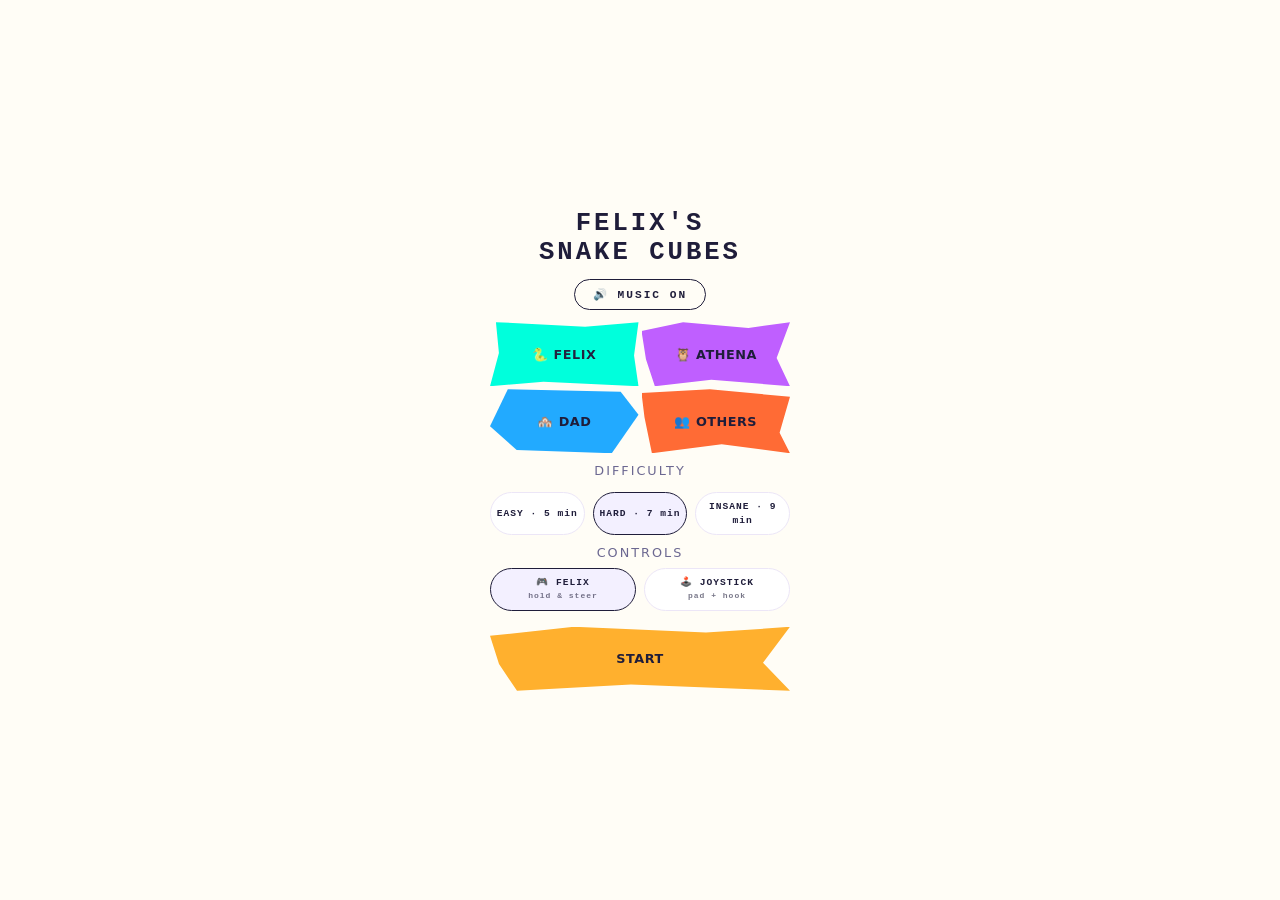
<file: index.html>
<!DOCTYPE html>
<html lang="en">
<head>
<meta charset="UTF-8">
<meta name="viewport" content="width=device-width, initial-scale=1.0, user-scalable=no, viewport-fit=cover">
<meta name="apple-mobile-web-app-capable" content="yes">
<meta name="apple-mobile-web-app-status-bar-style" content="black-translucent">
<meta name="apple-mobile-web-app-title" content="Snake Cubes">
<title>Felix's Snake Cubes v4.1.0</title>

<!-- ═══════════════════════════════════════════════════════════════════════
  FELIX'S SNAKE CUBES — v4.1.0
  ═══════════════════════════════════════════════════════════════════════

  FILE MAP
  ────────────────────────────────────────────────────────────────────────
  css/styles.css       All visual styles and layout

  js/config.js         CFG constants, color palettes, audio playlist,
                       world-size helpers, fmtVal(), gc(), segScale()

  js/render.js         Canvas setup, camera (CAM), 3D isometric projection,
                       drawCube3(), drawHead(), drawSphere(), terrain height,
                       lerpAngle(), updateCamera(), updateLeaderboard()

  js/game-core.js      G (live game state), newSnake(), initGame(), endGame(),
                       stepSnake(), playerTick(), botTick(), steerBot(),
                       food/special spawning, kill(), HUD updates, high scores

  js/input.js          360° steering via mouse / touch / keyboard,
                       virtual joystick UI (injects joy-zone DOM),
                       triggerBurst(), steerPlayer(), setCtrlMode()

  js/weapons.js        Hook projectile (fireHook, tickHooks, drawHooks),
                       tail bullet (fireTailBullet, tickTailBullets),
                       vacuum special (tickVacuum), bot hook AI (maybeBotHook)

  js/athena.js         Athena challenge mode — shrinking boundary,
                       decorative objects, level progression, jump mechanic

  js/multiplayer.js    PeerJS WebRTC lobby (host / guest), co-op & versus modes,
                       broadcastState(), respawn logic, kill-feed,
                       injects mp-overlay DOM on load

  js/settings.js       Dev controls panel (injects settings-panel DOM),
                       all slider handlers, home button, resetMPState(),
                       calls requestAnimationFrame(loop) to start the game

  js/main.js           loop(), draw(), lerpSeg(), drawRadar() — render pipeline

  ═══════════════════════════════════════════════════════════════════════

  SCRIPT LOAD ORDER  (all globals share window scope — NOT ES modules)
  ────────────────────────────────────────────────────────────────────────
  1. config.js       → CFG, WORLD_DENSITY, VALS, gc(), BOT_PAL, fmtVal …
  2. render.js       → canvas, ctx, W, H, CAM, project3(), drawCube3(), lerpAngle …
  3. game-core.js    → G, _TID, newSnake(), initGame(), stepSnake(), kill(), showFlash …
  4. input.js        → CTRL_MODE, steerPlayer(), triggerBurst(), joystick handlers
  5. weapons.js      → fireHook(), tickHooks(), fireTailBullet(), tickVacuum() …
  6. athena.js       → ATHENA, startAthena(), drawAthenaBoundary() …
  7. multiplayer.js  → MP, initMPOverlay(), broadcastState(), mpOnKill() …
  8. settings.js     → slider wiring, updateGameTitle(), resetMPState()
                       ⚠ calls requestAnimationFrame(loop) — loop() is in main.js
                         which loads next; safe because rAF fires asynchronously
  9. main.js         → loop(), draw(), lerpSeg(), drawRadar()

  ═══════════════════════════════════════════════════════════════════════

  KEY GLOBALS
  ────────────────────────────────────────────────────────────────────────
  CFG            config.js         All tunable game constants
  G              game-core.js      Live game state {player, bots, food, specials, …}
  CAM            render.js         Camera state {yaw, pitch, height, dist, fov}
  ATHENA         athena.js         Athena mode state {active, level, boundary, …}
  MP             multiplayer.js    Multiplayer state {mode, isHost, peer, conns, …}
  _TID           game-core.js      Timer handle registry — cleared on restart
  CTRL_MODE      input.js          'felix' (hold-to-steer) or 'joystick'

  ═══════════════════════════════════════════════════════════════════════

  GAME TICK  (setTimeout loops inside game-core.js)
  ────────────────────────────────────────────────────────────────────────
  playerTick()  →  steerPlayer()  →  stepSnake(player)
  botTick()     →  steerBot(bot)  →  stepSnake(bot)
  spawnFood() / spawnBotWave()  via setInterval

  RENDER FRAME  (requestAnimationFrame started by settings.js)
  ────────────────────────────────────────────────────────────────────────
  loop(ts)
    tickHooks(ts) / tickTailBullets(ts) / tickVacuum(ts)
    draw(ts)
      ground tiles  →  items (food / specials / segs) sorted by Z
      drawHooks / drawTailBullets / drawDecoObjects
      fog vignette  →  flash  →  radar  →  action cooldowns
    broadcastState(ts)   [host only in MP]

  MULTIPLAYER  (PeerJS WebRTC)
  ────────────────────────────────────────────────────────────────────────
  HOST:   MP.peer listens → conn.on('data') → hostReceive()
          broadcastState() sends full state every ~50 ms
  GUEST:  initGuestGame() → steer locally + send angle to host
          applyHostState() on each incoming 'state' packet

  ═══════════════════════════════════════════════════════════════════════

  WHERE TO LOOK FOR COMMON TASKS
  ────────────────────────────────────────────────────────────────────────
  Change game speed          config.js  → CFG.TICK_MS, CFG.BOT_SPEED
  Change starting conditions config.js  → CFG.PLAYER_START_VAL, CFG.PLAYER_LEN
  Change bot difficulty      config.js  → CFG.DIFFICULTY, CFG_EXPERT.*
  Change food/special rates  config.js  → CFG.FOOD_MS, CFG.X2_INTERVAL_MS …
  Change world size          config.js  → CFG.COLS, CFG.ROWS, WORLD_DENSITY
  Change camera feel         render.js  → CAM object
  Change snake colors        config.js  → ROYGBIV, BOT_PAL, PLAYER_PAL
  Change Athena levels       athena.js  → athenaLevelCFG()
  Change MP round duration   config.js  → CFG.MP_COOP_ROUND_SEC / MP_COMP_ROUND_SEC
  Add a new weapon           weapons.js (logic) + index.html (button) + input.js (key)
  Add a new slider           settings.js (HTML + handler) + config.js (CFG value)
  Change music playlist      config.js  → CFG_AUDIO.PLAYLIST

  Full architecture details → schematic.html
  Patterns & pitfalls       → lessons-learned.html
  Workflow & version bumps  → process.html
  ═══════════════════════════════════════════════════════════════════════ -->

<script>
// ── File load error tracker ──────────────────────────────────────────────────
// All styles are inline so this panel works even when styles.css fails to load.
window._LOAD = {
  files: {
    'css/styles.css':    'pending',
    'js/config.js':      'pending',
    'js/render.js':      'pending',
    'js/game-core.js':   'pending',
    'js/input.js':       'pending',
    'js/weapons.js':     'pending',
    'js/athena.js':      'pending',
    'js/family-scores.js': 'pending',
    'js/multiplayer.js': 'pending',
    'js/settings.js':    'pending',
    'js/main.js':        'pending',
    'js/dad.js':         'pending'
  },
  runtimeErrors: [],

  ok: function(f) {
    this.files[f] = 'ok';
  },

  fail: function(f) {
    this.files[f] = 'error';
    this._render();
  },

  // Called after all scripts have loaded — checks critical globals exist.
  // Uses eval('typeof name') instead of window[name] because const/let globals
  // are NOT properties of window, even though they are accessible as identifiers.
  verify: function() {
    var checks = [
      { global: 'CFG',            file: 'js/config.js'      },
      { global: 'project3',       file: 'js/render.js'      },
      { global: 'initGame',       file: 'js/game-core.js'   },
      { global: 'steerPlayer',    file: 'js/input.js'       },
      { global: 'fireHook',       file: 'js/weapons.js'     },
      { global: 'startAthena',    file: 'js/athena.js'      },
      { global: 'initMPOverlay',  file: 'js/multiplayer.js' },
      { global: 'updateGameTitle',file: 'js/settings.js'    },
      { global: 'loop',           file: 'js/main.js'        },
      { global: 'startDad',       file: 'js/dad.js'         }
    ];
    var failed = false;
    for (var i = 0; i < checks.length; i++) {
      var defined;
      try { defined = eval('typeof ' + checks[i].global) !== 'undefined'; }
      catch(e) { defined = false; }
      if (!defined) {
        this.runtimeErrors.push(
          checks[i].file + ' loaded but \'' + checks[i].global + '\' is not defined — likely a syntax error inside the file.'
        );
        failed = true;
      }
    }
    if (failed) this._render();
  },

  _render: function() {
    var panel = document.getElementById('_load-error-panel');
    if (!panel) {
      panel = document.createElement('div');
      panel.id = '_load-error-panel';
      panel.style.cssText = [
        'position:fixed', 'inset:0', 'background:#060a10',
        'color:#c8c8d8', 'font-family:Courier New,monospace',
        'font-size:0.78rem', 'padding:36px 44px', 'z-index:99999',
        'overflow:auto', 'line-height:1.9', 'box-sizing:border-box'
      ].join(';');
      var target = document.body || document.documentElement;
      target.appendChild(panel);
    }

    // File status rows
    var rows = '';
    for (var f in this.files) {
      var s = this.files[f];
      var icon  = s === 'ok' ? '✓' : s === 'error' ? '✗' : '·';
      var color = s === 'ok' ? '#00f5c4' : s === 'error' ? '#ff3f6c' : '#444460';
      var note  = s === 'error' ? '&nbsp;&nbsp;<span style="color:#ff3f6c">← FAILED — file not found or blocked</span>'
                : s === 'pending' ? '&nbsp;&nbsp;<span style="color:#444460">(not reached — an earlier file failed)</span>'
                : '';
      rows += '<div><span style="color:' + color + ';display:inline-block;width:14px">' + icon + '</span>&nbsp;&nbsp;' + f + note + '</div>';
    }

    // Runtime / missing-global errors
    var rtRows = '';
    for (var i = 0; i < this.runtimeErrors.length; i++) {
      rtRows += '<div style="color:#ff6b35;margin-top:4px">⚠  ' + this.runtimeErrors[i] + '</div>';
    }

    panel.innerHTML =
      '<div style="color:#ff3f6c;font-size:1rem;letter-spacing:3px;margin-bottom:6px">⚠  LOAD ERROR</div>' +
      '<div style="color:#555570;font-size:0.68rem;letter-spacing:2px;margin-bottom:24px">FELIX\'S SNAKE CUBES — v4.1.0</div>' +

      '<div style="color:#ffcc00;letter-spacing:1px;margin-bottom:8px">FILE STATUS</div>' +
      '<div style="border-left:2px solid #1a1a2e;padding-left:16px;margin-bottom:24px">' + rows + '</div>' +

      (rtRows
        ? '<div style="color:#ffcc00;letter-spacing:1px;margin-bottom:8px">MISSING GLOBALS</div>' +
          '<div style="border-left:2px solid #1a1a2e;padding-left:16px;margin-bottom:24px">' + rtRows + '</div>'
        : '') +

      '<div style="color:#ffcc00;letter-spacing:1px;margin-bottom:8px">COMMON CAUSES &amp; FIXES</div>' +
      '<div style="border-left:2px solid #1a1a2e;padding-left:16px;color:#888;margin-bottom:24px">' +
        '<div>1.  The <span style="color:#c8c8d8">js/</span> or <span style="color:#c8c8d8">css/</span> folder is missing — both must sit in the same' +
        '    folder as <span style="color:#c8c8d8">snake2048_v3.1.1.html</span>.</div>' +
        '<div>2.  A file was renamed or deleted — check the names match exactly.</div>' +
        '<div>3.  Opened via <span style="color:#c8c8d8">file://</span> — browsers block local script loading.' +
        '    Use a local server instead: <span style="color:#00f5c4">npx serve .</span> then open' +
        '    <span style="color:#00f5c4">http://localhost:3000</span></div>' +
        '<div>4.  A syntax error inside a JS file can cause it to be skipped.' +
        '    Open the browser console (F12) for the exact line.</div>' +
      '</div>' +

      '<div style="color:#555570;font-size:0.68rem">Once fixed, reload the page. &nbsp;|&nbsp; Full architecture: schematic.html</div>';
  }
};

// Catch runtime JS errors and surface them in the panel.
// Ignore cross-origin masked errors (e.g. PeerJS CDN): browsers report these
// as "Script error." with lineno 0 and no filename — there's nothing actionable.
window.addEventListener('error', function(e) {
  if (!e.message || e.message === 'Script error.' || (!e.filename && e.lineno === 0)) return;
  var src = e.filename ? e.filename.replace(/.*\//, '') : 'unknown';
  window._LOAD.runtimeErrors.push(
    src + ' — line ' + e.lineno + ': ' + e.message
  );
  window._LOAD._render();
});

// ── ReadyState capture for the ℹ diagnostic panel ──
window._diagRS = { head: document.readyState };
document.addEventListener('DOMContentLoaded', function() { window._diagRS.dcl = document.readyState; });
window.addEventListener('load', function() { window._diagRS.load = document.readyState; });

// ── Live diagnostics panel — opened by the ℹ HUD button ──
window._DIAG = {
  toggle: function() {
    var p = document.getElementById('_diag-panel');
    if (p && p.style.display !== 'none') { p.style.display = 'none'; return; }
    this._render();
  },
  _render: function() {
    var p = document.getElementById('_diag-panel');
    if (!p) {
      p = document.createElement('div');
      p.id = '_diag-panel';
      p.style.cssText = [
        'position:fixed','top:48px','right:8px','width:320px',
        'max-height:80vh','background:#0c1018','color:#c8c8d8',
        'font-family:Courier New,monospace','font-size:0.68rem',
        'padding:14px 16px','z-index:10000','overflow-y:auto',
        'border:1px solid rgba(0,245,196,0.25)','border-radius:6px',
        'line-height:1.8','box-sizing:border-box'
      ].join(';');
      document.body.appendChild(p);
    }

    var fileHtml = '';
    for (var f in window._LOAD.files) {
      var s = window._LOAD.files[f];
      var ic = s==='ok' ? '✓' : s==='error' ? '✗' : '·';
      var cl = s==='ok' ? '#00f5c4' : s==='error' ? '#ff3f6c' : '#444460';
      fileHtml += '<div><span style="color:'+cl+'">'+ic+'</span> '+f+'</div>';
    }

    var gList = ['CFG','project3','initGame','steerPlayer','fireHook','startAthena','initMPOverlay','updateGameTitle','loop','startDad'];
    var globHtml = '';
    for (var i = 0; i < gList.length; i++) {
      var def; try { def = eval('typeof '+gList[i]) !== 'undefined'; } catch(e2) { def = false; }
      globHtml += '<div><span style="color:'+(def?'#00f5c4':'#ff3f6c')+'">'+(def?'✓':'✗')+'</span> '+gList[i]+'</div>';
    }

    var mp = document.getElementById('mp-overlay');
    var ss = document.getElementById('s-start');
    var sp = document.getElementById('settings-panel');
    var jz = document.getElementById('joy-zone');
    function tf(b) { return b ? '<span style="color:#00f5c4">✓</span>' : '<span style="color:#ffcc00">✗</span>'; }
    var domHtml =
      '<div>'+tf(!!mp)+' #mp-overlay'+(mp?' · hidden='+mp.classList.contains('hidden'):' (missing)')+'</div>'+
      '<div>'+tf(!!ss)+' #s-start'+(ss?' · hidden='+ss.classList.contains('hidden'):' (missing)')+'</div>'+
      '<div>'+tf(!!sp)+' #settings-panel'+(sp?'':' (missing)')+'</div>'+
      '<div>'+tf(!!jz)+' #joy-zone'+(jz?'':' (missing)')+'</div>';

    var errs = window._LOAD.runtimeErrors;
    var errHtml = errs.length === 0
      ? '<div style="color:#444460">none caught</div>'
      : errs.map(function(e3){ return '<div style="color:#ff6b35;word-break:break-all">⚠ '+e3+'</div>'; }).join('');

    var rs = window._diagRS || {};
    function sec(t, b) {
      return '<div style="color:#ffcc00;letter-spacing:1px;margin-bottom:3px">'+t+'</div>'+
             '<div style="border-left:2px solid #1a1a2e;padding-left:10px;margin-bottom:10px">'+b+'</div>';
    }

    p.innerHTML =
      '<div style="display:flex;justify-content:space-between;align-items:center;margin-bottom:10px">'+
        '<span style="color:#00f5c4;font-size:0.78rem;letter-spacing:2px">DIAGNOSTICS</span>'+
        '<button onclick="document.getElementById(\'_diag-panel\').style.display=\'none\'"'+
          ' style="background:none;border:none;color:#555570;cursor:pointer;font-size:1rem;line-height:1;padding:0">✕</button>'+
      '</div>'+

      sec('ENV',
        '<div>protocol: <b style="color:#c8c8d8">'+location.protocol+'</b></div>'+
        '<div>readyState · head: <b style="color:#c8c8d8">'+(rs.head||'?')+'</b>'+
          '  · DCL: <b style="color:#c8c8d8">'+(rs.dcl||'…')+'</b>'+
          '  · load: <b style="color:#c8c8d8">'+(rs.load||'…')+'</b></div>'
      )+
      sec('FILES', fileHtml)+
      sec('GLOBALS', globHtml)+
      sec('DOM', domHtml)+
      sec('ERRORS', errHtml)+
      '<div style="color:#444460;margin-top:6px;font-size:0.6rem">Click ℹ again to refresh · ✕ to close</div>';

    p.style.display = 'block';
  }
};
</script>

<link rel="stylesheet" href="css/styles.css"
      onload="window._LOAD.ok('css/styles.css')"
      onerror="window._LOAD.fail('css/styles.css')">
</head>
<body>

<div id="hud">
  <div style="display:flex;flex-direction:column;align-items:flex-start;gap:3px;min-width:64px">
    <div class="pill"><div class="lbl">Spawn</div><div class="val" id="spv" style="color:#ff6b35">–</div></div>
    <span id="mode-badge" class="hidden"></span>
  </div>
  <div style="display:flex;flex-direction:column;align-items:center">
    <h1>FELIX'S SNAKE CUBES</h1>
    <div id="hud-subtitle"></div>
  </div>
  <div style="display:flex;align-items:center;gap:6px">
    <div class="pill"><div class="lbl">Time</div><div class="val" id="tv">5:00</div></div>
    <button id="home-btn" class="hud-icon-btn" title="Home">🏠</button>
    <button id="settings-btn" class="hud-icon-btn" title="Dev Controls">⚙️</button>
    <button id="info-btn" class="hud-icon-btn" title="Diagnostics" onclick="window._DIAG && window._DIAG.toggle()">ℹ</button>
  </div>
</div>
<div id="hud-players"></div>
<div id="killfeed"></div>
<div id="respawn-overlay" class="hidden">
  <div id="respawn-timer"></div>
  <div id="respawn-msg">respawning...</div>
</div>
<canvas id="dad-bg" style="position:fixed;inset:0;z-index:0;pointer-events:none;display:none"></canvas>
<canvas id="c"></canvas>
<div id="burst-bar"><div id="burst-fill"></div></div>
<div id="burst-label">SPACE · BURST</div>
<div id="leaderboard">
  <div class="lb-title">🏆 Leaders</div>
  <div id="lb-rows"></div>
</div>
<div class="ov" id="s-start">
  <h2>FELIX'S<br>SNAKE CUBES</h2>
  <p>Touch &amp; hold to steer · Hold mouse to point · A/D or ←/→ to turn · Eat smaller cubes · Avoid bigger snakes</p>
  <div style="display:flex;gap:12px;margin-top:4px">
    <button class="btn" id="b-beginner">BEGINNER</button>
    <button class="btn" style="background:#ff6b35;box-shadow:0 0 20px rgba(255,107,53,.3)" id="b-expert">EXPERT</button>
  </div>
  <div id="dad-map-btns" style="margin-top:8px;display:flex;flex-direction:column;gap:8px"></div>
  <div id="hs0"></div>
</div>
<div class="ov hidden" id="s-over">
  <h2 id="ot">GAME OVER</h2>
  <p class="big" id="os"></p>
  <p id="or"></p>
  <div id="hsb"></div>
  <button class="btn" id="b-restart">PLAY AGAIN</button>
  <button onclick="resetAllHighScores()" style="margin-top: 15px; background: transparent; color: #ff4a4a; border: 2px solid #ff4a4a; border-radius: 20px; padding: 10px 24px; font-family: inherit; font-weight: bold; cursor: pointer; text-shadow: 0 0 5px #ff4a4a; box-shadow: 0 0 10px rgba(255, 74, 74, 0.2);">RESET HIGH SCORES</button>
</div>

<!-- settings-panel injected by js/settings.js -->
<!-- mp-overlay injected by js/multiplayer.js -->
<!-- joy-zone, joy-action-btns injected by js/input.js -->

<script>
  // Explicitly tie it to the window scope so the inline onclick button can always find it
  window.resetAllHighScores = function() {
    if (confirm("Clear this device's high scores and saved settings? The family board is kept.")) {
      localStorage.clear(); 
      if (window.G && window.G.player) {
        window.player_start_val = 2; 
      }
      location.reload();
    }
  };
</script>


<!-- family high-score board (shared table; local cache fallback) -->
<script src="js/family-scores.js"
        onload="window._LOAD.ok('js/family-scores.js')"
        onerror="window._LOAD.fail('js/family-scores.js')"></script>

<!-- CFG constants, palettes, audio playlist, world-size helpers -->
<script src="js/map-store.js"></script>
<script src="js/config.js"
        onload="window._LOAD.ok('js/config.js')"
        onerror="window._LOAD.fail('js/config.js')"></script>

<!-- canvas, camera, 3D projection, drawCube3, terrain, lerpAngle -->
<script src="js/render.js"
        onload="window._LOAD.ok('js/render.js')"
        onerror="window._LOAD.fail('js/render.js')"></script>

<!-- G state, snake logic, bot AI, food/special spawning, HUD, high scores -->
<script src="js/game-core.js"
        onload="window._LOAD.ok('js/game-core.js')"
        onerror="window._LOAD.fail('js/game-core.js')"></script>

<!-- 360° steering, joystick UI (injects DOM), triggerBurst -->
<script src="js/input.js"
        onload="window._LOAD.ok('js/input.js')"
        onerror="window._LOAD.fail('js/input.js')"></script>

<!-- hook, tail bullet, vacuum, bot hook AI -->
<script src="js/weapons.js"
        onload="window._LOAD.ok('js/weapons.js')"
        onerror="window._LOAD.fail('js/weapons.js')"></script>

<!-- Athena challenge mode: shrinking boundary, levels, deco objects -->
<script src="js/athena.js"
        onload="window._LOAD.ok('js/athena.js')"
        onerror="window._LOAD.fail('js/athena.js')"></script>

<!-- PeerJS lobby, co-op/versus modes, respawn, kill-feed (injects DOM) -->
<script src="js/multiplayer.js"
        onload="window._LOAD.ok('js/multiplayer.js')"
        onerror="window._LOAD.fail('js/multiplayer.js')"></script>

<!-- dev sliders, home button, G init, starts rAF loop (injects DOM) -->
<script src="js/music.js"></script>
<script src="js/settings.js"
        onload="window._LOAD.ok('js/settings.js')"
        onerror="window._LOAD.fail('js/settings.js')"></script>

<!-- loop(), draw(), lerpSeg(), drawRadar() — render pipeline entry point -->
<script src="js/main.js"
        onload="window._LOAD.ok('js/main.js')"
        onerror="window._LOAD.fail('js/main.js')"></script>

<!-- Dad's mode — WebGL satellite ground, loadDadMap(), startDad(), DAD.drawBg() -->
<script src="assets/walteria-map.js"
        onerror="console.warn('walteria-map.js failed to load')"></script>
<script src="assets/Dalian-map.js"
        onerror="console.warn('Dalian-map.js failed to load')"></script>
<script src="js/dad.js"
        onload="window._LOAD.ok('js/dad.js')"
        onerror="window._LOAD.fail('js/dad.js')"></script>

<!-- Verify critical globals exist after all scripts have run -->
<script>window._LOAD.verify();</script>
<!-- Note: initMPOverlay() is called from multiplayer.js using a readyState guard
     so it works on both file:// (load may have already fired) and http:// -->

</body>
</html>
</file>
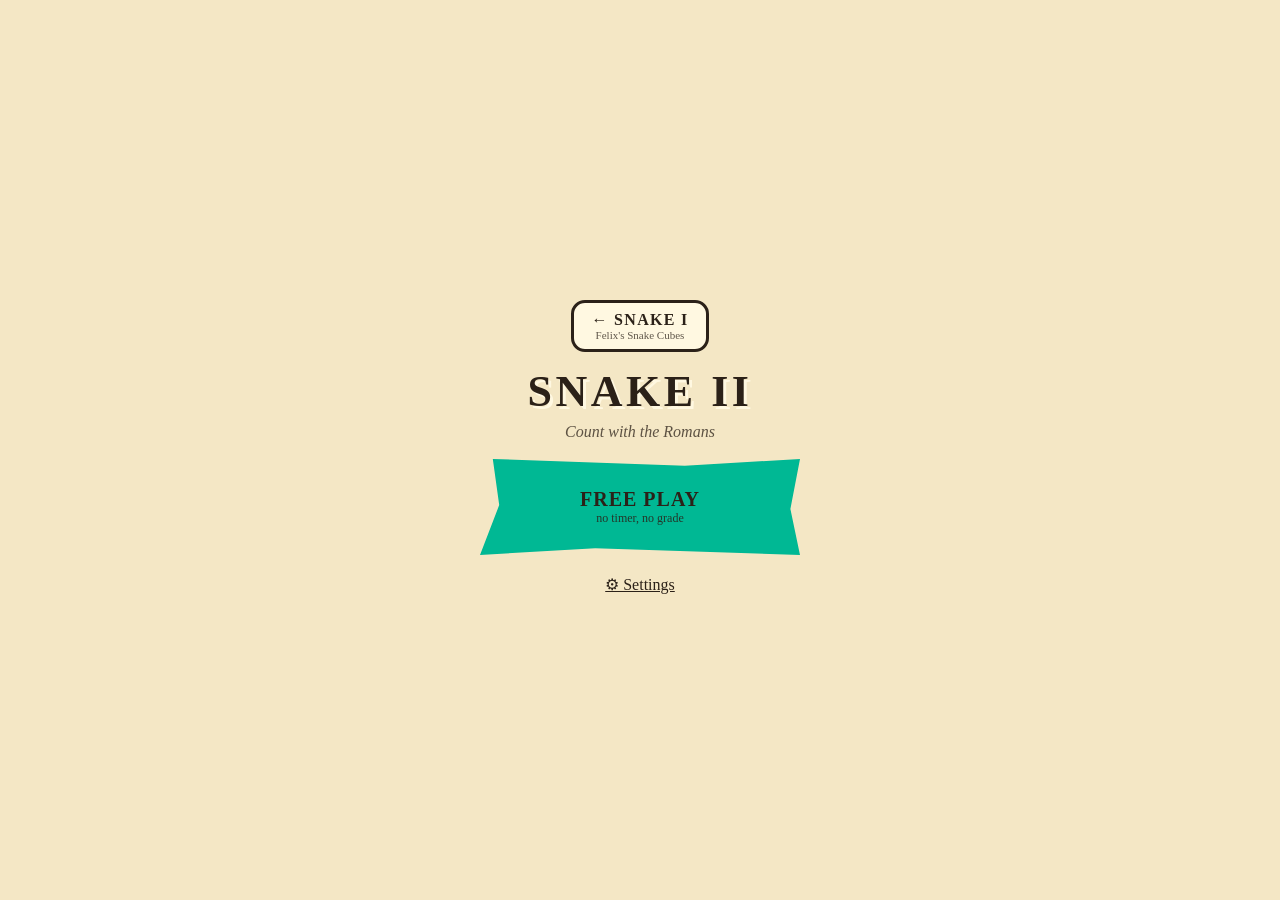
<file: snake2/index.html>
<!doctype html>
<html lang="en">
<head>
  <meta charset="utf-8">
  <meta name="viewport" content="width=device-width, initial-scale=1, maximum-scale=1, user-scalable=no, viewport-fit=cover">
  <meta name="apple-mobile-web-app-capable" content="yes">
  <title>Snake II · Roman Numerals</title>
  <link rel="stylesheet" href="css/snake2.css">
</head>
<body>

<!-- ── Board and HUD (shown while playing) ── -->
<canvas id="board"></canvas>
<canvas id="minimap"></canvas>

<div id="hud" class="hud hidden">
  <div class="hud-left">
    <div class="hud-label">FREE PLAY</div>
    <div class="hud-numeral" id="v-numeral">I</div>
    <div class="hud-arabic hidden" id="v-arabic"></div>
  </div>
  <div class="hud-right">
    <button class="hud-btn" id="btn-pause" aria-label="Pause">II</button>
  </div>
</div>

<div id="flash" class="flash hidden"></div>

<!-- Corner stick: push it and Felix turns toward the bigger axis -->
<div id="stick" class="stick hidden" role="application" aria-label="Turn stick">
  <div class="joy-knob"></div>
</div>

<!-- ── Start menu ── -->
<section id="s-menu" class="screen hidden">
  <a class="snake1" href="../index.html">← SNAKE I<small>Felix's Snake Cubes</small></a>
  <h1 class="title">SNAKE II</h1>
  <p class="subtitle">Count with the Romans</p>
  <div class="stone-wall menu-wall">
    <button class="stone s1" id="btn-free" style="--c:#00b894">FREE PLAY<br><small>no timer, no grade</small></button>
  </div>
  <button class="link-btn" id="btn-settings">⚙ Settings</button>
</section>

<!-- ── Settings ── -->
<section id="s-settings" class="screen hidden">
  <h2 class="title small">Settings</h2>
  <label class="row"><span>Show numbers</span><input type="checkbox" id="set-numbers"></label>
  <div class="row col">
    <span>Snack set</span>
    <div class="seg">
      <button data-snack="classic">Classic</button>
      <button data-snack="extended">Extended</button>
      <button data-snack="imperial">Imperial</button>
    </div>
    <small class="hint">The snacks follow your size: about a tenth of your leading symbol. Extended and Imperial add more sizes around it.</small>
  </div>
  <div class="row">
    <span>Rival snakes</span>
    <div class="stepper">
      <button id="bots-minus" aria-label="Fewer rivals">−</button>
      <span id="bots-val" class="stepper-val">III</span>
      <button id="bots-plus" aria-label="More rivals">+</button>
    </div>
  </div>
  <div class="row col">
    <span>Zoom <small id="zoom-val" class="stepper-val">150%</small></span>
    <input type="range" id="set-zoom" min="0.75" max="2.5" step="0.05" value="1.5" aria-label="Zoom">
    <small class="hint">Bigger draws the board larger and shows less map. Smaller shows more map.</small>
  </div>
  <label class="row"><span>Music</span><input type="checkbox" id="set-music"></label>
  <label class="row"><span>Start-of-round hint</span><input type="checkbox" id="set-hint"></label>
  <button class="link-btn" id="btn-settings-back">← Back</button>
</section>

<!-- ── Countdown ── -->
<section id="s-count" class="screen overlay hidden">
  <div id="count-text" class="count-text">III</div>
</section>

<!-- ── Pause ── -->
<section id="s-pause" class="screen overlay hidden">
  <h2 class="title small">Paused</h2>
  <button class="stone s3" id="btn-resume">RESUME</button>
  <button class="link-btn" id="btn-quit">Quit to menu</button>
  <a class="link-btn" href="../index.html">← Snake I</a>
</section>

<!-- ── Game over ── -->
<section id="s-over" class="screen overlay hidden">
  <h2 class="title small" id="over-title">CRASH!</h2>
  <div class="over-score" id="over-score"></div>
  <button class="stone s2" id="btn-again">PLAY AGAIN</button>
  <button class="link-btn" id="btn-menu">Menu</button>
</section>

<!-- ── Load check: every file the page needs (plan section 19, M0) ── -->
<div id="load-error" class="load-error hidden"></div>
<script>
  // Shown only if a script failed to load or a global is missing.
  window.addEventListener('DOMContentLoaded', function () {
    var needed = ['CFG2', 'toRoman', 'createGame', 'stepGame', 'renderBoard', 'updateCamera', 'installInput', 'angleFromOffset', 'loadSettings', 'MUS'];
    var missing = needed.filter(function (name) {
      try { return eval('typeof ' + name) === 'undefined'; } catch (e) { return true; }
    });
    if (missing.length) {
      var box = document.getElementById('load-error');
      box.textContent = 'Snake II could not start. Missing: ' + missing.join(', ') +
        '. Check that js/ and ../js/music.js are next to this page, and serve it over http (not file://).';
      box.classList.remove('hidden');
    }
  });
</script>

<script src="js/config.js"></script>
<script src="js/roman.js"></script>
<script src="js/geom.js"></script>
<script src="js/arena.js"></script>
<script src="js/snake.js"></script>
<script src="js/rules.js"></script>
<script src="js/bots.js"></script>
<script src="js/game.js"></script>
<script src="js/camera.js"></script>
<script src="js/render.js"></script>
<script src="js/input.js"></script>
<script src="js/ui.js"></script>
<script src="../js/music.js"></script>
<script src="js/main.js"></script>
</body>
</html>
</file>
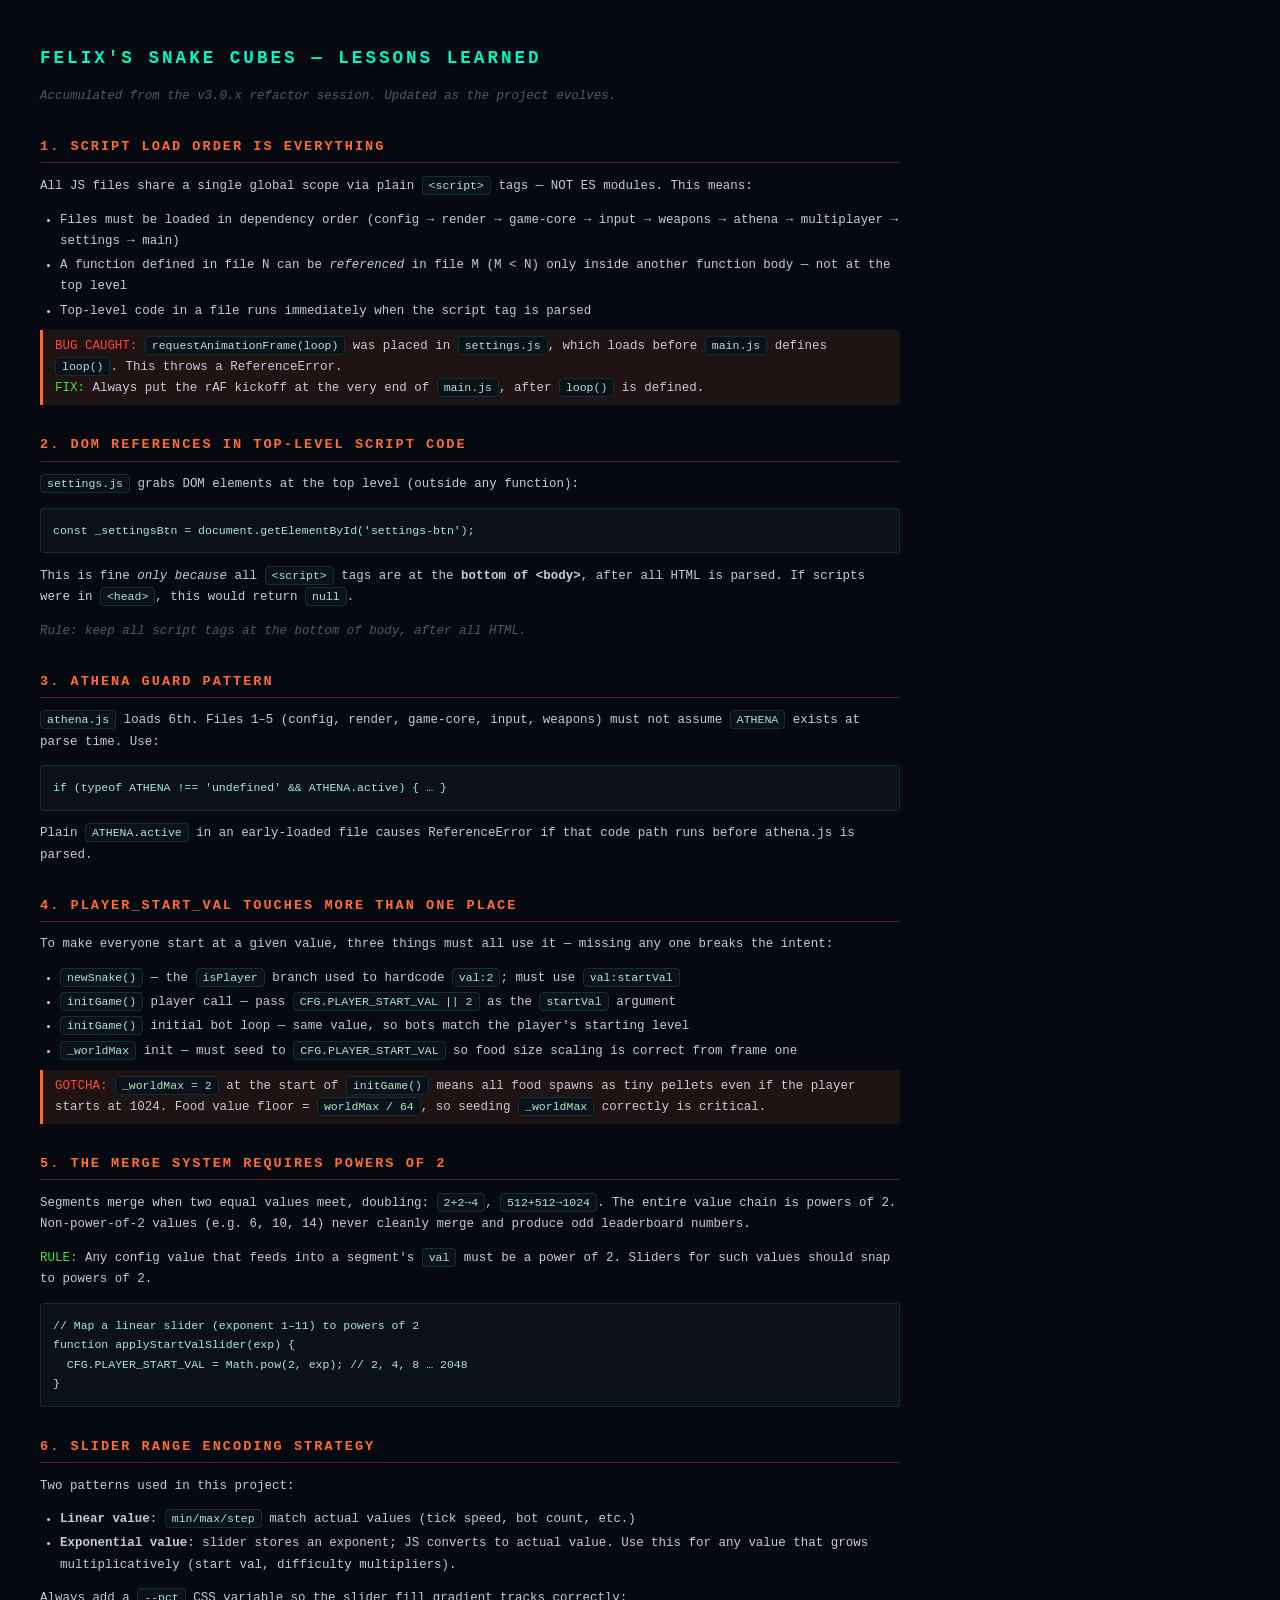
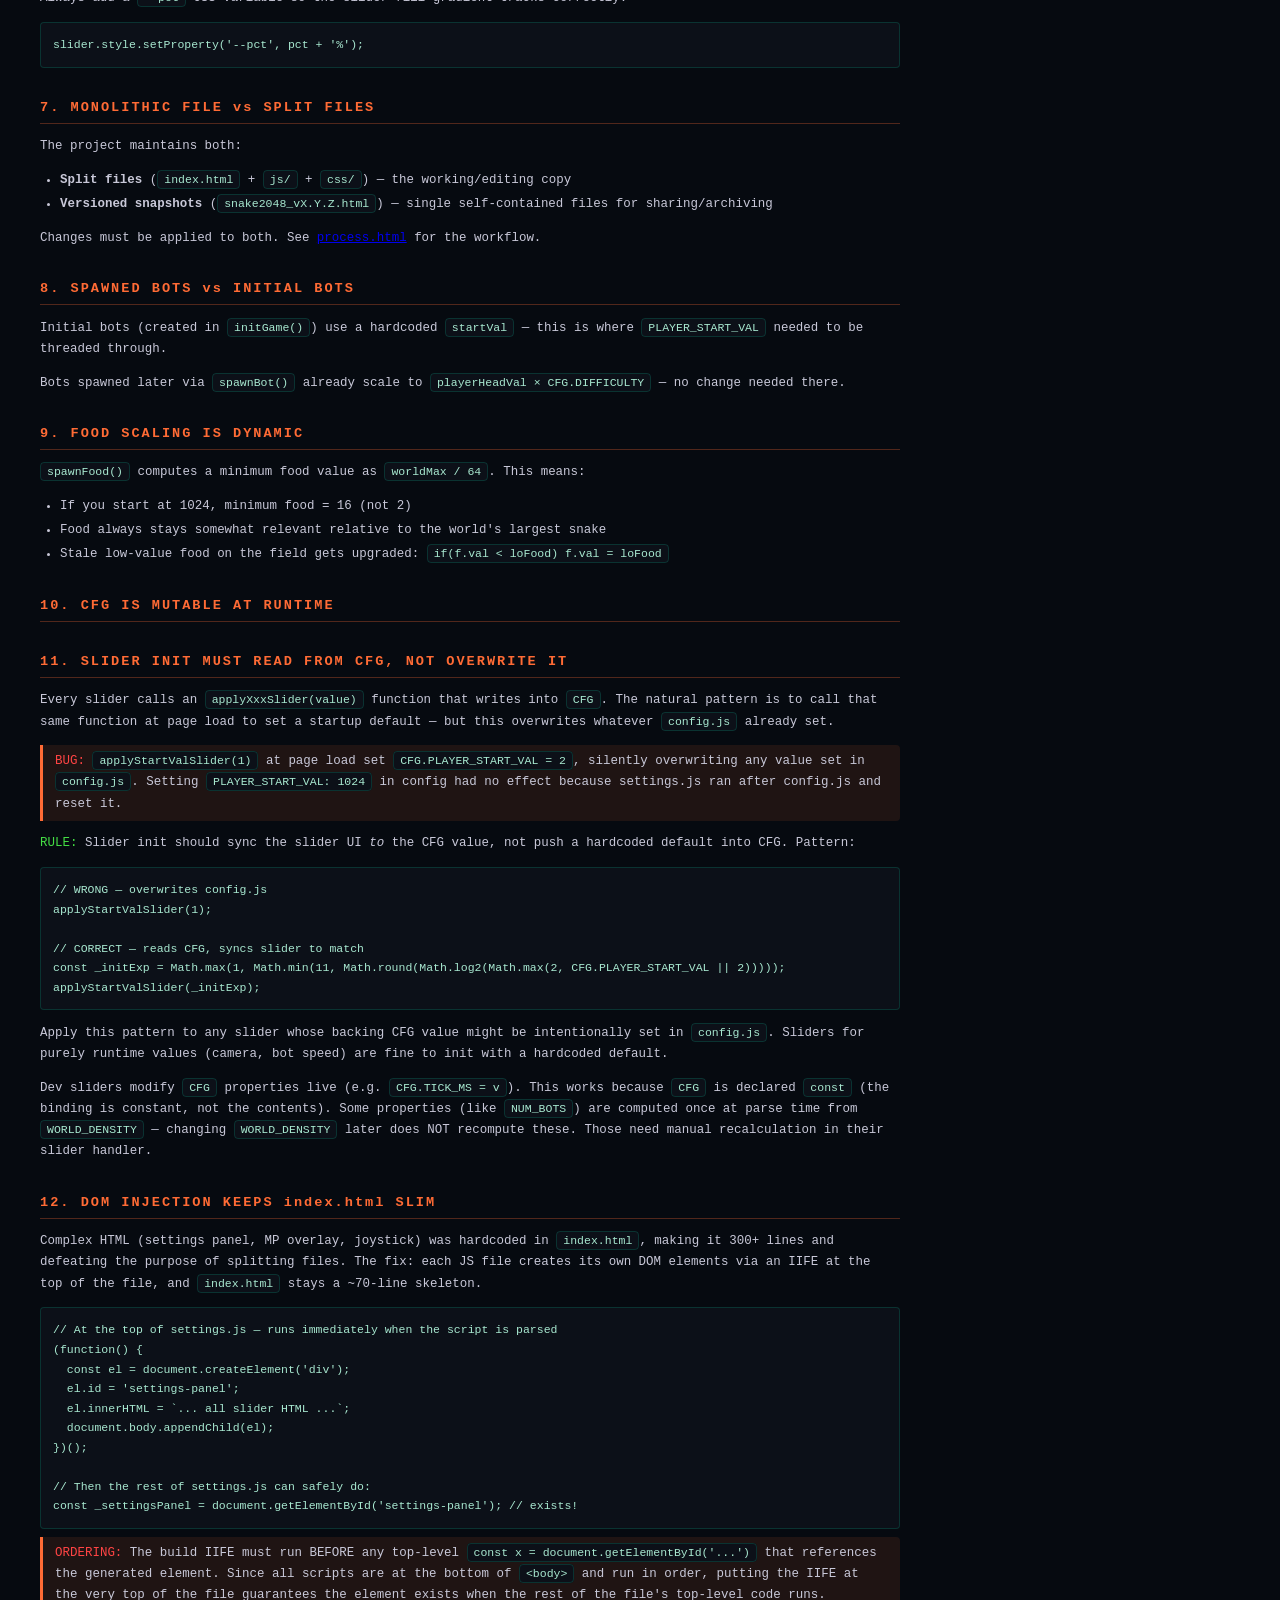
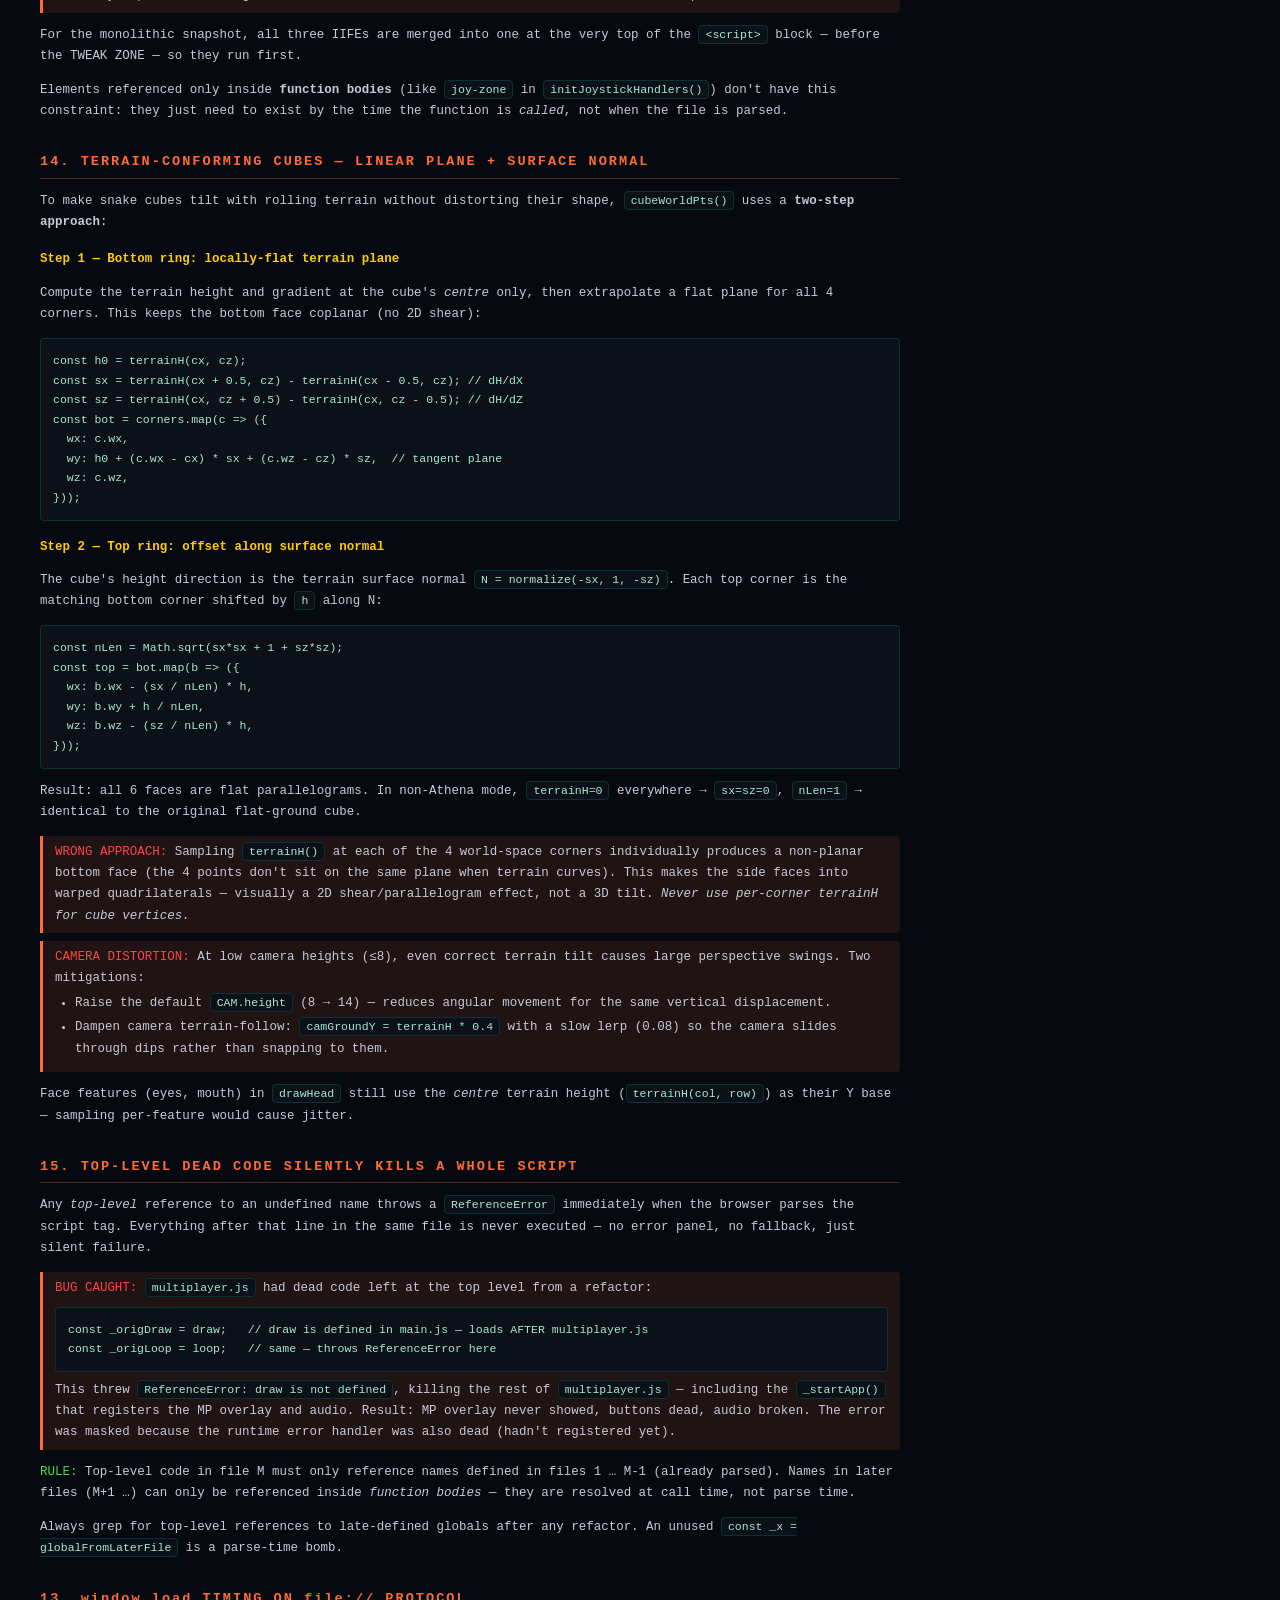
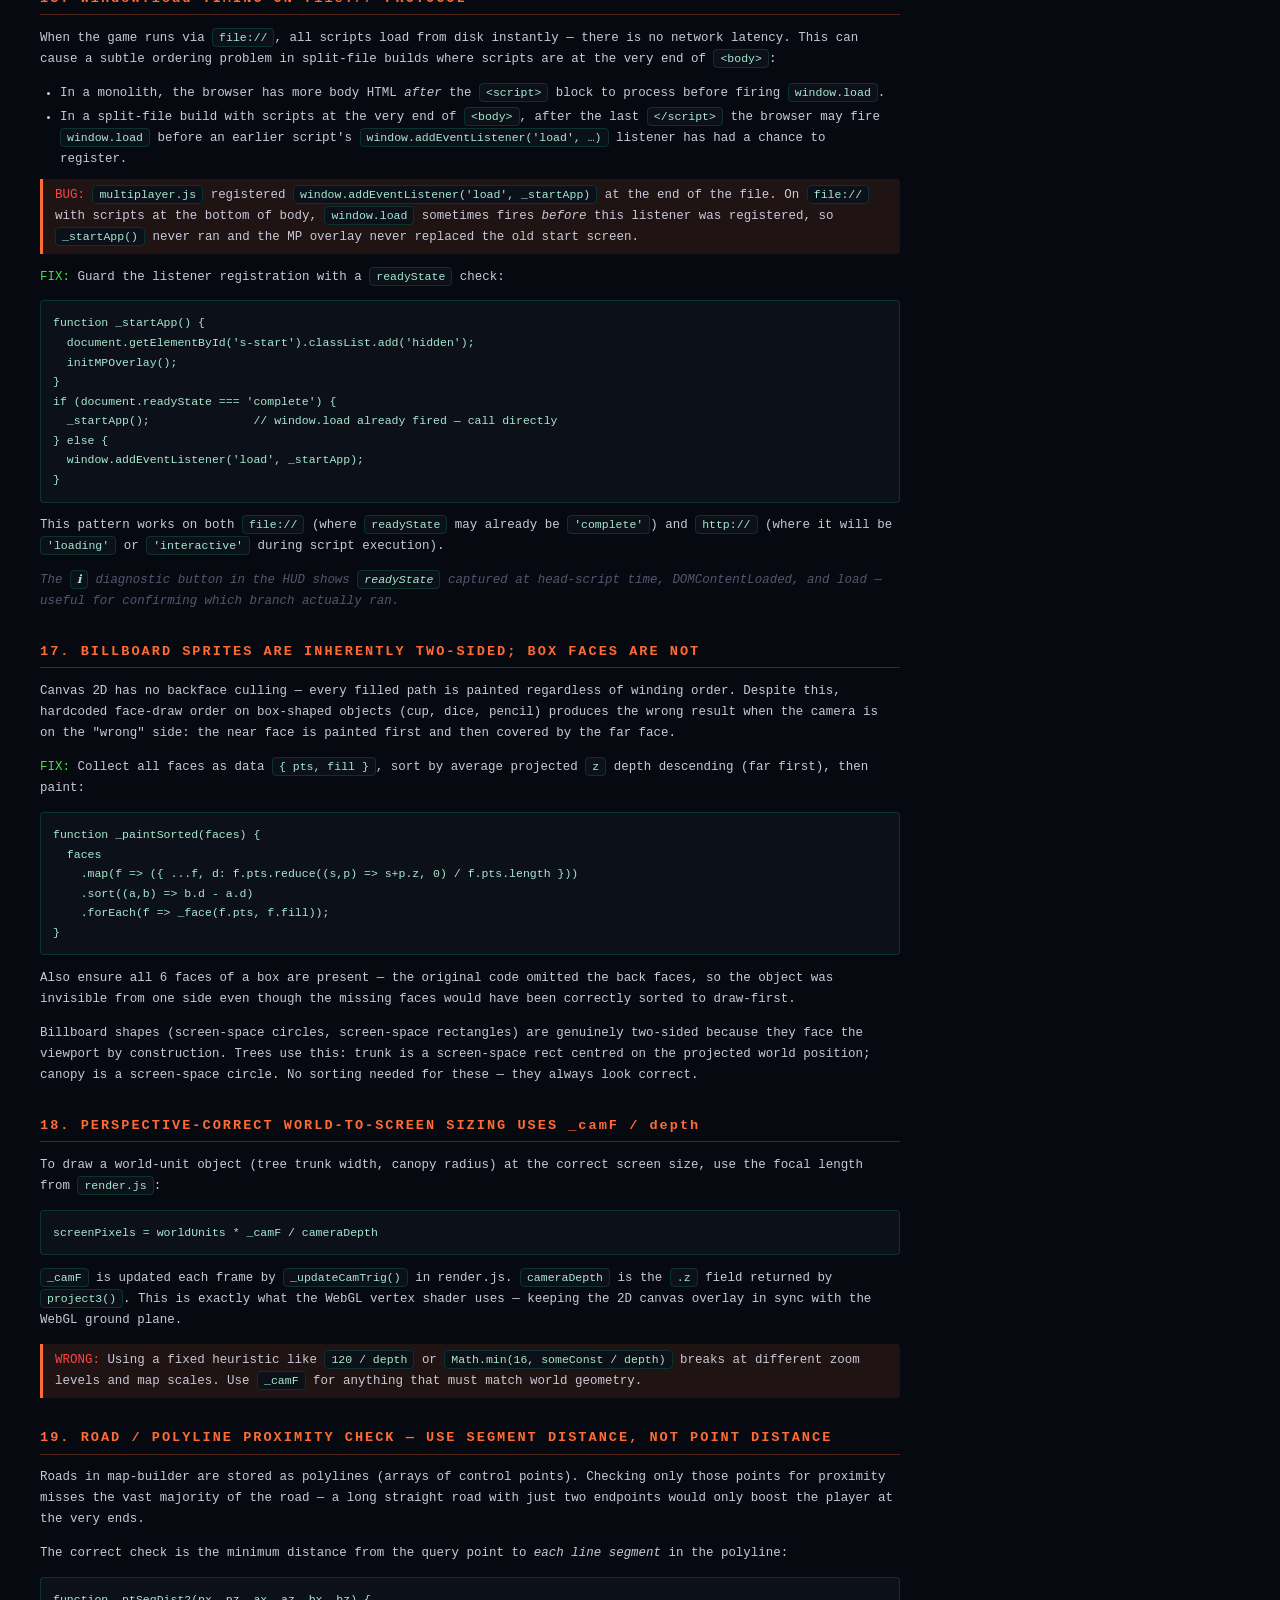
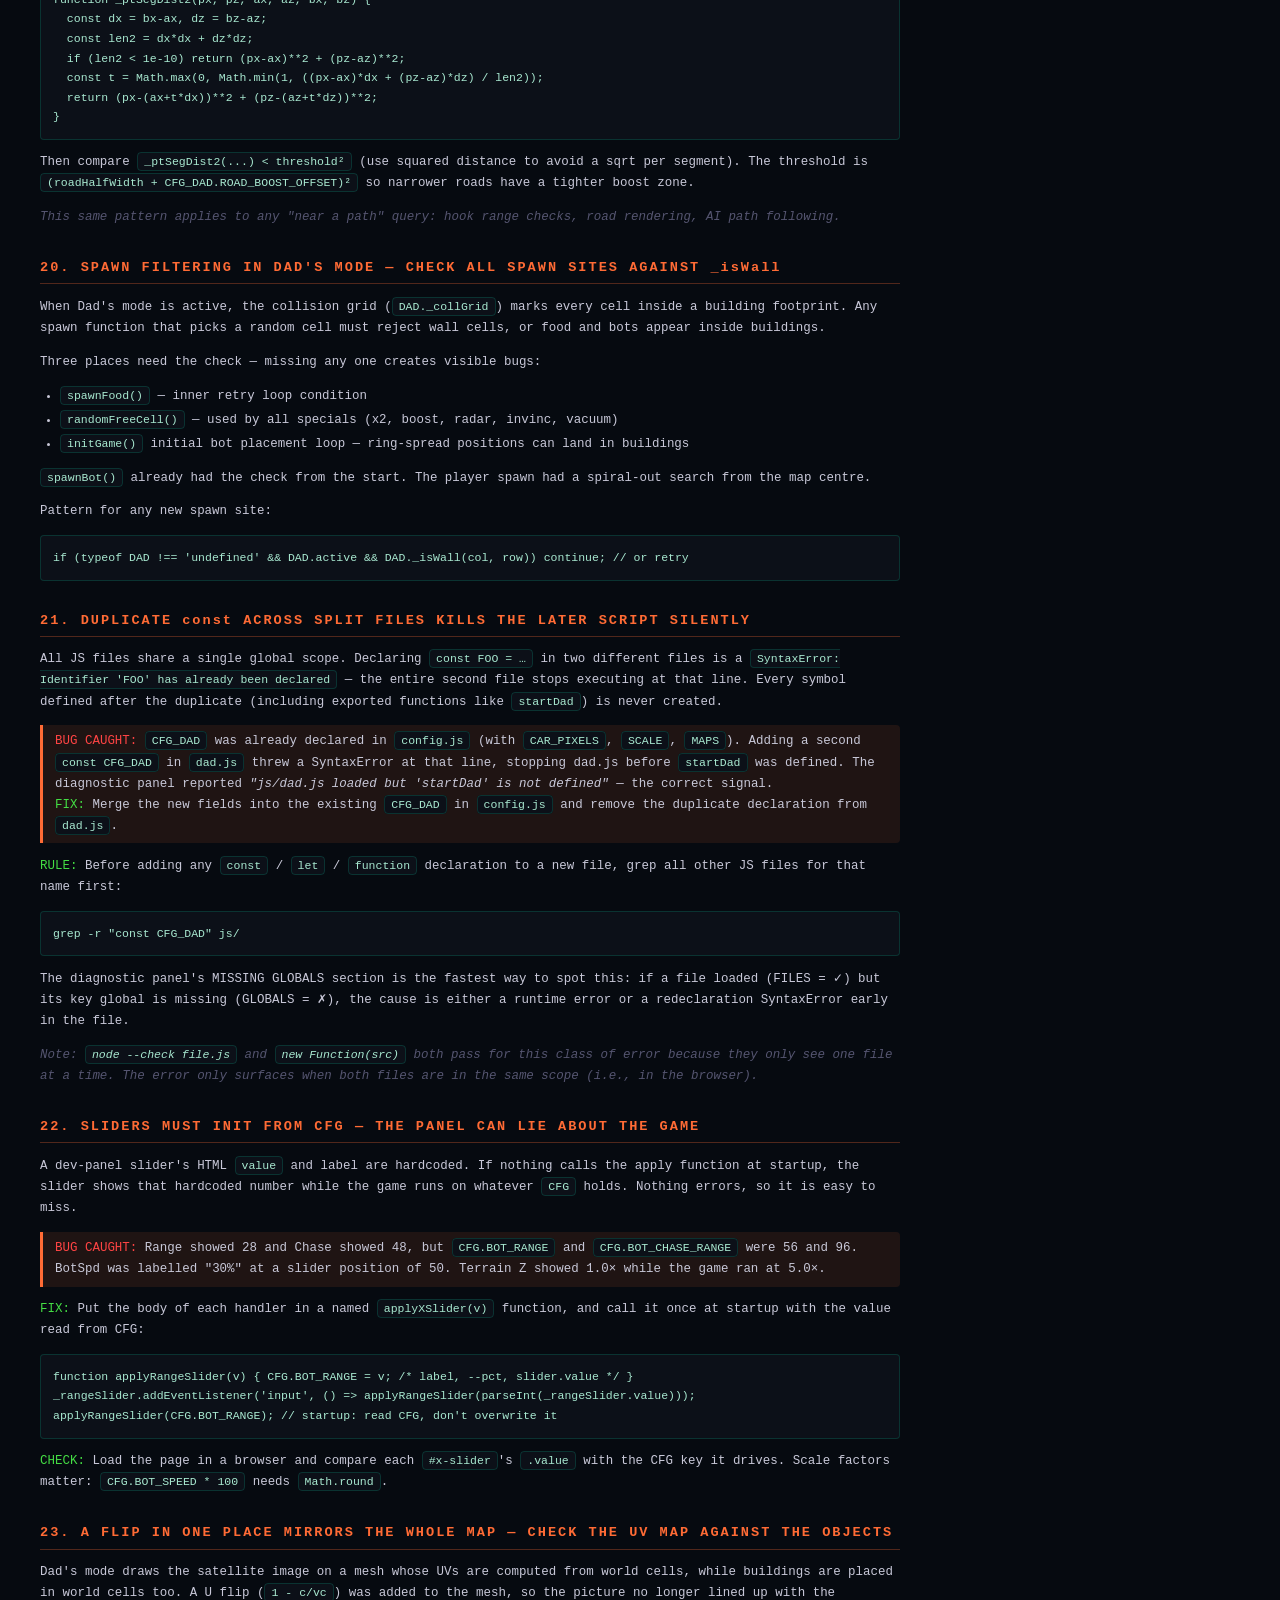
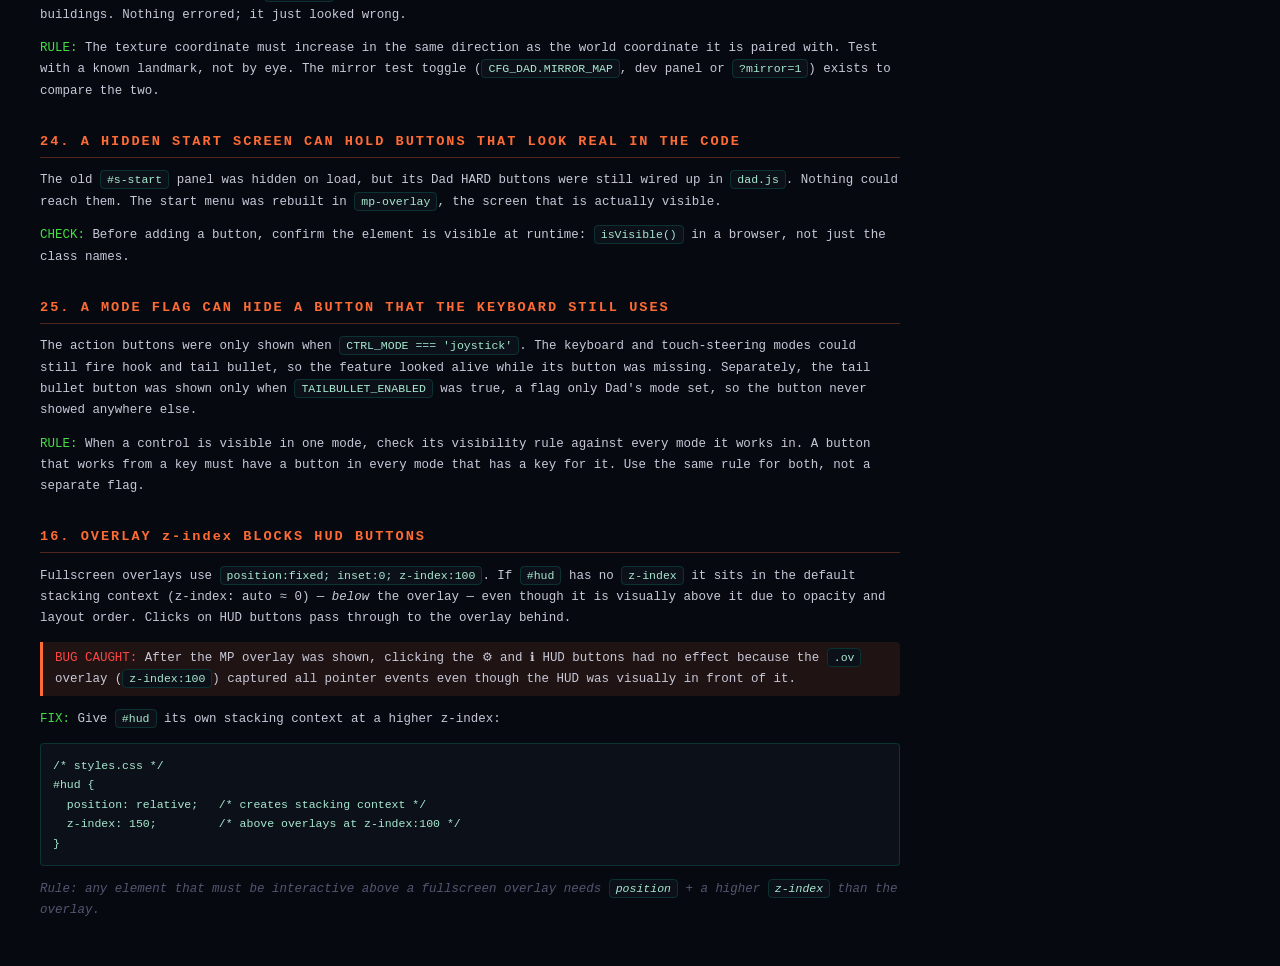
<file: lessons-learned.html>
<!DOCTYPE html>
<html lang="en">
<head>
<meta charset="UTF-8">
<meta name="viewport" content="width=device-width, initial-scale=1.0">
<title>Felix's Snake Cubes — Lessons Learned</title>
<style>
  body { background:#060a10; color:#c8c8d8; font-family:'Courier New',monospace; font-size:0.78rem; padding:24px 32px; line-height:1.7; max-width:860px; }
  h1 { color:#00f5c4; letter-spacing:3px; font-size:1.1rem; margin-bottom:4px; }
  h2 { color:#ff6b35; letter-spacing:2px; font-size:0.85rem; margin-top:28px; margin-bottom:8px; border-bottom:1px solid rgba(255,107,53,0.3); padding-bottom:4px; }
  h3 { color:#ffcc00; font-size:0.78rem; margin-top:16px; margin-bottom:4px; }
  pre, code { background:#0c1018; border:1px solid rgba(0,245,196,0.15); border-radius:4px; padding:2px 6px; color:#a8e8d0; font-size:0.72rem; font-family:'Courier New',monospace; }
  pre { display:block; padding:12px; overflow-x:auto; margin:8px 0; }
  ul { padding-left:20px; margin:6px 0; }
  li { margin:3px 0; }
  .good { color:#44dd44; }
  .bad  { color:#ff4444; }
  .note { color:#555570; font-style:italic; }
  .tag  { display:inline-block; background:rgba(0,245,196,0.12); color:#00f5c4; border-radius:3px; padding:1px 6px; font-size:0.65rem; }
  .warn { background:rgba(255,107,53,0.1); border-left:3px solid #ff6b35; padding:6px 12px; margin:8px 0; border-radius:0 4px 4px 0; }
</style>
</head>
<body>

<h1>FELIX'S SNAKE CUBES — LESSONS LEARNED</h1>
<p class="note">Accumulated from the v3.0.x refactor session. Updated as the project evolves.</p>

<h2>1. SCRIPT LOAD ORDER IS EVERYTHING</h2>
<p>All JS files share a single global scope via plain <code>&lt;script&gt;</code> tags — NOT ES modules. This means:</p>
<ul>
  <li>Files must be loaded in dependency order (config → render → game-core → input → weapons → athena → multiplayer → settings → main)</li>
  <li>A function defined in file N can be <em>referenced</em> in file M (M &lt; N) only inside another function body — not at the top level</li>
  <li>Top-level code in a file runs immediately when the script tag is parsed</li>
</ul>
<div class="warn">
  <span class="bad">BUG CAUGHT:</span> <code>requestAnimationFrame(loop)</code> was placed in <code>settings.js</code>, which loads before <code>main.js</code> defines <code>loop()</code>. This throws a ReferenceError. <br>
  <span class="good">FIX:</span> Always put the rAF kickoff at the very end of <code>main.js</code>, after <code>loop()</code> is defined.
</div>

<h2>2. DOM REFERENCES IN TOP-LEVEL SCRIPT CODE</h2>
<p><code>settings.js</code> grabs DOM elements at the top level (outside any function):</p>
<pre>const _settingsBtn = document.getElementById('settings-btn');</pre>
<p>This is fine <em>only because</em> all <code>&lt;script&gt;</code> tags are at the <strong>bottom of &lt;body&gt;</strong>, after all HTML is parsed. If scripts were in <code>&lt;head&gt;</code>, this would return <code>null</code>.</p>
<p class="note">Rule: keep all script tags at the bottom of body, after all HTML.</p>

<h2>3. ATHENA GUARD PATTERN</h2>
<p><code>athena.js</code> loads 6th. Files 1–5 (config, render, game-core, input, weapons) must not assume <code>ATHENA</code> exists at parse time. Use:</p>
<pre>if (typeof ATHENA !== 'undefined' &amp;&amp; ATHENA.active) { … }</pre>
<p>Plain <code>ATHENA.active</code> in an early-loaded file causes ReferenceError if that code path runs before athena.js is parsed.</p>

<h2>4. PLAYER_START_VAL TOUCHES MORE THAN ONE PLACE</h2>
<p>To make everyone start at a given value, three things must all use it — missing any one breaks the intent:</p>
<ul>
  <li><code>newSnake()</code> — the <code>isPlayer</code> branch used to hardcode <code>val:2</code>; must use <code>val:startVal</code></li>
  <li><code>initGame()</code> player call — pass <code>CFG.PLAYER_START_VAL || 2</code> as the <code>startVal</code> argument</li>
  <li><code>initGame()</code> initial bot loop — same value, so bots match the player's starting level</li>
  <li><code>_worldMax</code> init — must seed to <code>CFG.PLAYER_START_VAL</code> so food size scaling is correct from frame one</li>
</ul>
<div class="warn">
  <span class="bad">GOTCHA:</span> <code>_worldMax = 2</code> at the start of <code>initGame()</code> means all food spawns as tiny pellets even if the player starts at 1024. Food value floor = <code>worldMax / 64</code>, so seeding <code>_worldMax</code> correctly is critical.
</div>

<h2>5. THE MERGE SYSTEM REQUIRES POWERS OF 2</h2>
<p>Segments merge when two equal values meet, doubling: <code>2+2→4</code>, <code>512+512→1024</code>. The entire value chain is powers of 2. Non-power-of-2 values (e.g. 6, 10, 14) never cleanly merge and produce odd leaderboard numbers.</p>
<p><span class="good">RULE:</span> Any config value that feeds into a segment's <code>val</code> must be a power of 2. Sliders for such values should snap to powers of 2.</p>
<pre>// Map a linear slider (exponent 1–11) to powers of 2
function applyStartValSlider(exp) {
  CFG.PLAYER_START_VAL = Math.pow(2, exp); // 2, 4, 8 … 2048
}</pre>

<h2>6. SLIDER RANGE ENCODING STRATEGY</h2>
<p>Two patterns used in this project:</p>
<ul>
  <li><strong>Linear value</strong>: <code>min/max/step</code> match actual values (tick speed, bot count, etc.)</li>
  <li><strong>Exponential value</strong>: slider stores an exponent; JS converts to actual value. Use this for any value that grows multiplicatively (start val, difficulty multipliers).</li>
</ul>
<p>Always add a <code>--pct</code> CSS variable so the slider fill gradient tracks correctly:</p>
<pre>slider.style.setProperty('--pct', pct + '%');</pre>

<h2>7. MONOLITHIC FILE vs SPLIT FILES</h2>
<p>The project maintains both:</p>
<ul>
  <li><strong>Split files</strong> (<code>index.html</code> + <code>js/</code> + <code>css/</code>) — the working/editing copy</li>
  <li><strong>Versioned snapshots</strong> (<code>snake2048_vX.Y.Z.html</code>) — single self-contained files for sharing/archiving</li>
</ul>
<p>Changes must be applied to both. See <a href="process.html">process.html</a> for the workflow.</p>

<h2>8. SPAWNED BOTS vs INITIAL BOTS</h2>
<p>Initial bots (created in <code>initGame()</code>) use a hardcoded <code>startVal</code> — this is where <code>PLAYER_START_VAL</code> needed to be threaded through.</p>
<p>Bots spawned later via <code>spawnBot()</code> already scale to <code>playerHeadVal × CFG.DIFFICULTY</code> — no change needed there.</p>

<h2>9. FOOD SCALING IS DYNAMIC</h2>
<p><code>spawnFood()</code> computes a minimum food value as <code>worldMax / 64</code>. This means:</p>
<ul>
  <li>If you start at 1024, minimum food = 16 (not 2)</li>
  <li>Food always stays somewhat relevant relative to the world's largest snake</li>
  <li>Stale low-value food on the field gets upgraded: <code>if(f.val &lt; loFood) f.val = loFood</code></li>
</ul>

<h2>10. CFG IS MUTABLE AT RUNTIME</h2>
<!-- LESSON 10 content unchanged -->

<h2>11. SLIDER INIT MUST READ FROM CFG, NOT OVERWRITE IT</h2>
<p>Every slider calls an <code>applyXxxSlider(value)</code> function that writes into <code>CFG</code>. The natural pattern is to call that same function at page load to set a startup default — but this overwrites whatever <code>config.js</code> already set.</p>
<div class="warn">
  <span class="bad">BUG:</span> <code>applyStartValSlider(1)</code> at page load set <code>CFG.PLAYER_START_VAL = 2</code>, silently overwriting any value set in <code>config.js</code>. Setting <code>PLAYER_START_VAL: 1024</code> in config had no effect because settings.js ran after config.js and reset it.
</div>
<p><span class="good">RULE:</span> Slider init should sync the slider UI <em>to</em> the CFG value, not push a hardcoded default into CFG. Pattern:</p>
<pre>// WRONG — overwrites config.js
applyStartValSlider(1);

// CORRECT — reads CFG, syncs slider to match
const _initExp = Math.max(1, Math.min(11, Math.round(Math.log2(Math.max(2, CFG.PLAYER_START_VAL || 2)))));
applyStartValSlider(_initExp);</pre>
<p>Apply this pattern to any slider whose backing CFG value might be intentionally set in <code>config.js</code>. Sliders for purely runtime values (camera, bot speed) are fine to init with a hardcoded default.</p>

<p>Dev sliders modify <code>CFG</code> properties live (e.g. <code>CFG.TICK_MS = v</code>). This works because <code>CFG</code> is declared <code>const</code> (the binding is constant, not the contents). Some properties (like <code>NUM_BOTS</code>) are computed once at parse time from <code>WORLD_DENSITY</code> — changing <code>WORLD_DENSITY</code> later does NOT recompute these. Those need manual recalculation in their slider handler.</p>

<h2>12. DOM INJECTION KEEPS index.html SLIM</h2>
<p>Complex HTML (settings panel, MP overlay, joystick) was hardcoded in <code>index.html</code>, making it 300+ lines and defeating the purpose of splitting files. The fix: each JS file creates its own DOM elements via an IIFE at the top of the file, and <code>index.html</code> stays a ~70-line skeleton.</p>
<pre>// At the top of settings.js — runs immediately when the script is parsed
(function() {
  const el = document.createElement('div');
  el.id = 'settings-panel';
  el.innerHTML = `... all slider HTML ...`;
  document.body.appendChild(el);
})();

// Then the rest of settings.js can safely do:
const _settingsPanel = document.getElementById('settings-panel'); // exists!</pre>
<div class="warn">
  <span class="bad">ORDERING:</span> The build IIFE must run BEFORE any top-level <code>const x = document.getElementById('...')</code> that references the generated element. Since all scripts are at the bottom of <code>&lt;body&gt;</code> and run in order, putting the IIFE at the very top of the file guarantees the element exists when the rest of the file's top-level code runs.
</div>
<p>For the monolithic snapshot, all three IIFEs are merged into one at the very top of the <code>&lt;script&gt;</code> block — before the TWEAK ZONE — so they run first.</p>
<p>Elements referenced only inside <strong>function bodies</strong> (like <code>joy-zone</code> in <code>initJoystickHandlers()</code>) don't have this constraint: they just need to exist by the time the function is <em>called</em>, not when the file is parsed.</p>


<h2>14. TERRAIN-CONFORMING CUBES — LINEAR PLANE + SURFACE NORMAL</h2>
<p>To make snake cubes tilt with rolling terrain without distorting their shape, <code>cubeWorldPts()</code> uses a <strong>two-step approach</strong>:</p>

<h3>Step 1 — Bottom ring: locally-flat terrain plane</h3>
<p>Compute the terrain height and gradient at the cube's <em>centre</em> only, then extrapolate a flat plane for all 4 corners. This keeps the bottom face coplanar (no 2D shear):</p>
<pre>const h0 = terrainH(cx, cz);
const sx = terrainH(cx + 0.5, cz) - terrainH(cx - 0.5, cz); // dH/dX
const sz = terrainH(cx, cz + 0.5) - terrainH(cx, cz - 0.5); // dH/dZ
const bot = corners.map(c => ({
  wx: c.wx,
  wy: h0 + (c.wx - cx) * sx + (c.wz - cz) * sz,  // tangent plane
  wz: c.wz,
}));</pre>

<h3>Step 2 — Top ring: offset along surface normal</h3>
<p>The cube's height direction is the terrain surface normal <code>N = normalize(-sx, 1, -sz)</code>. Each top corner is the matching bottom corner shifted by <code>h</code> along N:</p>
<pre>const nLen = Math.sqrt(sx*sx + 1 + sz*sz);
const top = bot.map(b => ({
  wx: b.wx - (sx / nLen) * h,
  wy: b.wy + h / nLen,
  wz: b.wz - (sz / nLen) * h,
}));</pre>
<p>Result: all 6 faces are flat parallelograms. In non-Athena mode, <code>terrainH=0</code> everywhere → <code>sx=sz=0</code>, <code>nLen=1</code> → identical to the original flat-ground cube.</p>

<div class="warn">
  <span class="bad">WRONG APPROACH:</span> Sampling <code>terrainH()</code> at each of the 4 world-space corners individually produces a non-planar bottom face (the 4 points don't sit on the same plane when terrain curves). This makes the side faces into warped quadrilaterals — visually a 2D shear/parallelogram effect, not a 3D tilt. <em>Never use per-corner terrainH for cube vertices.</em>
</div>

<div class="warn">
  <span class="bad">CAMERA DISTORTION:</span> At low camera heights (≤8), even correct terrain tilt causes large perspective swings. Two mitigations:
  <ul style="margin-top:4px">
    <li>Raise the default <code>CAM.height</code> (8 → 14) — reduces angular movement for the same vertical displacement.</li>
    <li>Dampen camera terrain-follow: <code>camGroundY = terrainH * 0.4</code> with a slow lerp (0.08) so the camera slides through dips rather than snapping to them.</li>
  </ul>
</div>

<p>Face features (eyes, mouth) in <code>drawHead</code> still use the <em>centre</em> terrain height (<code>terrainH(col, row)</code>) as their Y base — sampling per-feature would cause jitter.</p>

<h2>15. TOP-LEVEL DEAD CODE SILENTLY KILLS A WHOLE SCRIPT</h2>
<p>Any <em>top-level</em> reference to an undefined name throws a <code>ReferenceError</code> immediately when the browser parses the script tag. Everything after that line in the same file is never executed — no error panel, no fallback, just silent failure.</p>
<div class="warn">
  <span class="bad">BUG CAUGHT:</span> <code>multiplayer.js</code> had dead code left at the top level from a refactor:
  <pre>const _origDraw = draw;   // draw is defined in main.js — loads AFTER multiplayer.js
const _origLoop = loop;   // same — throws ReferenceError here</pre>
  This threw <code>ReferenceError: draw is not defined</code>, killing the rest of <code>multiplayer.js</code> — including the <code>_startApp()</code> that registers the MP overlay and audio. Result: MP overlay never showed, buttons dead, audio broken. The error was masked because the runtime error handler was also dead (hadn't registered yet).
</div>
<p><span class="good">RULE:</span> Top-level code in file M must only reference names defined in files 1 … M-1 (already parsed). Names in later files (M+1 …) can only be referenced inside <em>function bodies</em> — they are resolved at call time, not parse time.</p>
<p>Always grep for top-level references to late-defined globals after any refactor. An unused <code>const _x = globalFromLaterFile</code> is a parse-time bomb.</p>

<h2>13. window.load TIMING ON file:// PROTOCOL</h2>
<p>When the game runs via <code>file://</code>, all scripts load from disk instantly — there is no network latency. This can cause a subtle ordering problem in split-file builds where scripts are at the very end of <code>&lt;body&gt;</code>:</p>
<ul>
  <li>In a monolith, the browser has more body HTML <em>after</em> the <code>&lt;script&gt;</code> block to process before firing <code>window.load</code>.</li>
  <li>In a split-file build with scripts at the very end of <code>&lt;body&gt;</code>, after the last <code>&lt;/script&gt;</code> the browser may fire <code>window.load</code> before an earlier script's <code>window.addEventListener('load', …)</code> listener has had a chance to register.</li>
</ul>
<div class="warn">
  <span class="bad">BUG:</span> <code>multiplayer.js</code> registered <code>window.addEventListener('load', _startApp)</code> at the end of the file. On <code>file://</code> with scripts at the bottom of body, <code>window.load</code> sometimes fires <em>before</em> this listener was registered, so <code>_startApp()</code> never ran and the MP overlay never replaced the old start screen.
</div>
<p><span class="good">FIX:</span> Guard the listener registration with a <code>readyState</code> check:</p>
<pre>function _startApp() {
  document.getElementById('s-start').classList.add('hidden');
  initMPOverlay();
}
if (document.readyState === 'complete') {
  _startApp();               // window.load already fired — call directly
} else {
  window.addEventListener('load', _startApp);
}</pre>
<p>This pattern works on both <code>file://</code> (where <code>readyState</code> may already be <code>'complete'</code>) and <code>http://</code> (where it will be <code>'loading'</code> or <code>'interactive'</code> during script execution).</p>
<p class="note">The <code>ℹ</code> diagnostic button in the HUD shows <code>readyState</code> captured at head-script time, DOMContentLoaded, and load — useful for confirming which branch actually ran.</p>

<h2>17. BILLBOARD SPRITES ARE INHERENTLY TWO-SIDED; BOX FACES ARE NOT</h2>
<p>Canvas 2D has no backface culling — every filled path is painted regardless of winding order. Despite this, hardcoded face-draw order on box-shaped objects (cup, dice, pencil) produces the wrong result when the camera is on the "wrong" side: the near face is painted first and then covered by the far face.</p>
<p><span class="good">FIX:</span> Collect all faces as data <code>{ pts, fill }</code>, sort by average projected <code>z</code> depth descending (far first), then paint:</p>
<pre>function _paintSorted(faces) {
  faces
    .map(f => ({ ...f, d: f.pts.reduce((s,p) => s+p.z, 0) / f.pts.length }))
    .sort((a,b) => b.d - a.d)
    .forEach(f => _face(f.pts, f.fill));
}</pre>
<p>Also ensure all 6 faces of a box are present — the original code omitted the back faces, so the object was invisible from one side even though the missing faces would have been correctly sorted to draw-first.</p>
<p>Billboard shapes (screen-space circles, screen-space rectangles) are genuinely two-sided because they face the viewport by construction. Trees use this: trunk is a screen-space rect centred on the projected world position; canopy is a screen-space circle. No sorting needed for these — they always look correct.</p>

<h2>18. PERSPECTIVE-CORRECT WORLD-TO-SCREEN SIZING USES _camF / depth</h2>
<p>To draw a world-unit object (tree trunk width, canopy radius) at the correct screen size, use the focal length from <code>render.js</code>:</p>
<pre>screenPixels = worldUnits * _camF / cameraDepth</pre>
<p><code>_camF</code> is updated each frame by <code>_updateCamTrig()</code> in render.js. <code>cameraDepth</code> is the <code>.z</code> field returned by <code>project3()</code>. This is exactly what the WebGL vertex shader uses — keeping the 2D canvas overlay in sync with the WebGL ground plane.</p>
<div class="warn">
  <span class="bad">WRONG:</span> Using a fixed heuristic like <code>120 / depth</code> or <code>Math.min(16, someConst / depth)</code> breaks at different zoom levels and map scales. Use <code>_camF</code> for anything that must match world geometry.
</div>

<h2>19. ROAD / POLYLINE PROXIMITY CHECK — USE SEGMENT DISTANCE, NOT POINT DISTANCE</h2>
<p>Roads in map-builder are stored as polylines (arrays of control points). Checking only those points for proximity misses the vast majority of the road — a long straight road with just two endpoints would only boost the player at the very ends.</p>
<p>The correct check is the minimum distance from the query point to <em>each line segment</em> in the polyline:</p>
<pre>function _ptSegDist2(px, pz, ax, az, bx, bz) {
  const dx = bx-ax, dz = bz-az;
  const len2 = dx*dx + dz*dz;
  if (len2 &lt; 1e-10) return (px-ax)**2 + (pz-az)**2;
  const t = Math.max(0, Math.min(1, ((px-ax)*dx + (pz-az)*dz) / len2));
  return (px-(ax+t*dx))**2 + (pz-(az+t*dz))**2;
}</pre>
<p>Then compare <code>_ptSegDist2(...) &lt; threshold²</code> (use squared distance to avoid a sqrt per segment). The threshold is <code>(roadHalfWidth + CFG_DAD.ROAD_BOOST_OFFSET)²</code> so narrower roads have a tighter boost zone.</p>
<p class="note">This same pattern applies to any "near a path" query: hook range checks, road rendering, AI path following.</p>

<h2>20. SPAWN FILTERING IN DAD'S MODE — CHECK ALL SPAWN SITES AGAINST _isWall</h2>
<p>When Dad's mode is active, the collision grid (<code>DAD._collGrid</code>) marks every cell inside a building footprint. Any spawn function that picks a random cell must reject wall cells, or food and bots appear inside buildings.</p>
<p>Three places need the check — missing any one creates visible bugs:</p>
<ul>
  <li><code>spawnFood()</code> — inner retry loop condition</li>
  <li><code>randomFreeCell()</code> — used by all specials (x2, boost, radar, invinc, vacuum)</li>
  <li><code>initGame()</code> initial bot placement loop — ring-spread positions can land in buildings</li>
</ul>
<p><code>spawnBot()</code> already had the check from the start. The player spawn had a spiral-out search from the map centre.</p>
<p>Pattern for any new spawn site:</p>
<pre>if (typeof DAD !== 'undefined' && DAD.active && DAD._isWall(col, row)) continue; // or retry</pre>

<h2>21. DUPLICATE const ACROSS SPLIT FILES KILLS THE LATER SCRIPT SILENTLY</h2>
<p>All JS files share a single global scope. Declaring <code>const FOO = …</code> in two different files is a <code>SyntaxError: Identifier 'FOO' has already been declared</code> — the entire second file stops executing at that line. Every symbol defined after the duplicate (including exported functions like <code>startDad</code>) is never created.</p>
<div class="warn">
  <span class="bad">BUG CAUGHT:</span> <code>CFG_DAD</code> was already declared in <code>config.js</code> (with <code>CAR_PIXELS</code>, <code>SCALE</code>, <code>MAPS</code>). Adding a second <code>const CFG_DAD</code> in <code>dad.js</code> threw a SyntaxError at that line, stopping dad.js before <code>startDad</code> was defined. The diagnostic panel reported <em>"js/dad.js loaded but 'startDad' is not defined"</em> — the correct signal.<br>
  <span class="good">FIX:</span> Merge the new fields into the existing <code>CFG_DAD</code> in <code>config.js</code> and remove the duplicate declaration from <code>dad.js</code>.
</div>
<p><span class="good">RULE:</span> Before adding any <code>const</code> / <code>let</code> / <code>function</code> declaration to a new file, grep all other JS files for that name first:</p>
<pre>grep -r "const CFG_DAD" js/</pre>
<p>The diagnostic panel's MISSING GLOBALS section is the fastest way to spot this: if a file loaded (FILES = ✓) but its key global is missing (GLOBALS = ✗), the cause is either a runtime error or a redeclaration SyntaxError early in the file.</p>
<p class="note">Note: <code>node --check file.js</code> and <code>new Function(src)</code> both pass for this class of error because they only see one file at a time. The error only surfaces when both files are in the same scope (i.e., in the browser).</p>

<h2>22. SLIDERS MUST INIT FROM CFG — THE PANEL CAN LIE ABOUT THE GAME</h2>
<p>A dev-panel slider's HTML <code>value</code> and label are hardcoded. If nothing calls the apply function at startup, the slider shows that hardcoded number while the game runs on whatever <code>CFG</code> holds. Nothing errors, so it is easy to miss.</p>
<div class="warn">
  <span class="bad">BUG CAUGHT:</span> Range showed 28 and Chase showed 48, but <code>CFG.BOT_RANGE</code> and <code>CFG.BOT_CHASE_RANGE</code> were 56 and 96. BotSpd was labelled "30%" at a slider position of 50. Terrain Z showed 1.0× while the game ran at 5.0×.
</div>
<p><span class="good">FIX:</span> Put the body of each handler in a named <code>applyXSlider(v)</code> function, and call it once at startup with the value read from CFG:</p>
<pre>function applyRangeSlider(v) { CFG.BOT_RANGE = v; /* label, --pct, slider.value */ }
_rangeSlider.addEventListener('input', () =&gt; applyRangeSlider(parseInt(_rangeSlider.value)));
applyRangeSlider(CFG.BOT_RANGE); // startup: read CFG, don't overwrite it</pre>
<p><span class="good">CHECK:</span> Load the page in a browser and compare each <code>#x-slider</code>'s <code>.value</code> with the CFG key it drives. Scale factors matter: <code>CFG.BOT_SPEED * 100</code> needs <code>Math.round</code>.</p>

<h2>23. A FLIP IN ONE PLACE MIRRORS THE WHOLE MAP — CHECK THE UV MAP AGAINST THE OBJECTS</h2>
<p>Dad's mode draws the satellite image on a mesh whose UVs are computed from world cells, while buildings are placed in world cells too. A U flip (<code>1 - c/vc</code>) was added to the mesh, so the picture no longer lined up with the buildings. Nothing errored; it just looked wrong.</p>
<p><span class="good">RULE:</span> The texture coordinate must increase in the same direction as the world coordinate it is paired with. Test with a known landmark, not by eye. The mirror test toggle (<code>CFG_DAD.MIRROR_MAP</code>, dev panel or <code>?mirror=1</code>) exists to compare the two.</p>

<h2>24. A HIDDEN START SCREEN CAN HOLD BUTTONS THAT LOOK REAL IN THE CODE</h2>
<p>The old <code>#s-start</code> panel was hidden on load, but its Dad HARD buttons were still wired up in <code>dad.js</code>. Nothing could reach them. The start menu was rebuilt in <code>mp-overlay</code>, the screen that is actually visible.</p>
<p><span class="good">CHECK:</span> Before adding a button, confirm the element is visible at runtime: <code>isVisible()</code> in a browser, not just the class names.</p>

<h2>25. A MODE FLAG CAN HIDE A BUTTON THAT THE KEYBOARD STILL USES</h2>
<p>The action buttons were only shown when <code>CTRL_MODE === 'joystick'</code>. The keyboard and touch-steering modes could still fire hook and tail bullet, so the feature looked alive while its button was missing. Separately, the tail bullet button was shown only when <code>TAILBULLET_ENABLED</code> was true, a flag only Dad's mode set, so the button never showed anywhere else.</p>
<p><span class="good">RULE:</span> When a control is visible in one mode, check its visibility rule against every mode it works in. A button that works from a key must have a button in every mode that has a key for it. Use the same rule for both, not a separate flag.</p>

<h2>16. OVERLAY z-index BLOCKS HUD BUTTONS</h2>
<p>Fullscreen overlays use <code>position:fixed; inset:0; z-index:100</code>. If <code>#hud</code> has no <code>z-index</code> it sits in the default stacking context (z-index: auto ≈ 0) — <em>below</em> the overlay — even though it is visually above it due to opacity and layout order. Clicks on HUD buttons pass through to the overlay behind.</p>
<div class="warn">
  <span class="bad">BUG CAUGHT:</span> After the MP overlay was shown, clicking the ⚙ and ℹ HUD buttons had no effect because the <code>.ov</code> overlay (<code>z-index:100</code>) captured all pointer events even though the HUD was visually in front of it.
</div>
<p><span class="good">FIX:</span> Give <code>#hud</code> its own stacking context at a higher z-index:</p>
<pre>/* styles.css */
#hud {
  position: relative;   /* creates stacking context */
  z-index: 150;         /* above overlays at z-index:100 */
}</pre>
<p class="note">Rule: any element that must be interactive above a fullscreen overlay needs <code>position</code> + a higher <code>z-index</code> than the overlay.</p>

</body>
</html>
</file>
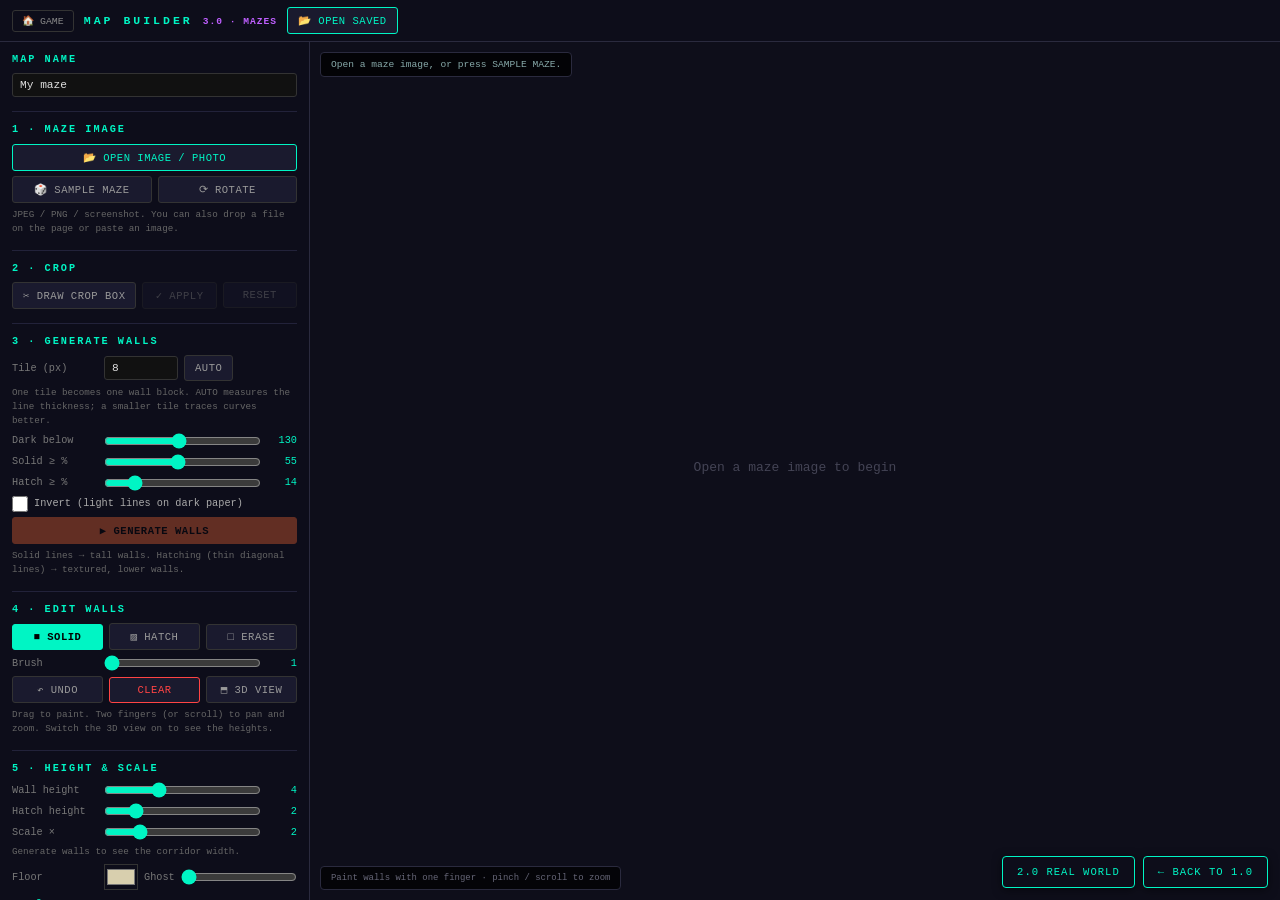
<file: map-builder-3.html>
<!DOCTYPE html>
<html lang="en">
<head>
<meta charset="UTF-8">
<meta name="viewport" content="width=device-width, initial-scale=1.0, maximum-scale=1.0, user-scalable=no">
<title>Felix Snake Cube — Map Builder 3.0 (Mazes)</title>
<style>
* { box-sizing: border-box; margin: 0; padding: 0; }
html, body { height: 100%; }
body { background: #1a1a2e; color: #e0e0e0; font-family: 'Courier New', monospace; display: flex; flex-direction: column; overflow: hidden; user-select: none; -webkit-user-select: none; }
#toolbar { background: #0d0d1a; border-bottom: 1px solid #2a2a3e; padding: 7px 12px; display: flex; align-items: center; gap: 10px; flex-wrap: wrap; flex-shrink: 0; }
#toolbar h1 { color: #00f5c4; font-size: 0.72rem; letter-spacing: 3px; white-space: nowrap; }
#toolbar h1 small { color: #bf5fff; letter-spacing: 1px; }
button, select { background: #1a1a2e; color: #999; border: 1px solid #333; border-radius: 3px; padding: 6px 10px; font-family: inherit; font-size: 0.66rem; cursor: pointer; letter-spacing: .5px; white-space: nowrap; }
button:hover:not(:disabled), select:hover { border-color: #00f5c4; color: #00f5c4; }
button:disabled { opacity: .35; cursor: default; }
button.active { background: #00f5c4; color: #000; border-color: #00f5c4; font-weight: bold; }
button.active:hover:not(:disabled) { color: #000; }
button.accent { border-color: #00f5c4; color: #00f5c4; }
button.hot { background: #ff6b35; color: #000; border-color: #ff6b35; font-weight: bold; }
button.danger { border-color: #ff4444; color: #ff4444; }
input[type=number], input[type=text] { background: #111; color: #e0e0e0; border: 1px solid #333; border-radius: 3px; padding: 5px 7px; font-family: inherit; font-size: 0.7rem; width: 74px; user-select: text; -webkit-user-select: text; }
input[type=text] { width: 100%; }
input:focus { outline: none; border-color: #00f5c4; }
input[type=range] { flex: 1; min-width: 90px; accent-color: #00f5c4; }
input[type=color] { width: 34px; height: 26px; background: none; border: 1px solid #333; padding: 0; }

#main { flex: 1; display: flex; min-height: 0; }
#panel { width: 310px; flex-shrink: 0; background: #0d0d1a; border-right: 1px solid #2a2a3e; overflow-y: auto; padding: 10px 12px 70px; font-size: 0.64rem; line-height: 1.5; }
#panel h2 { color: #00f5c4; font-size: 0.64rem; letter-spacing: 2px; margin: 14px 0 6px; padding-top: 10px; border-top: 1px solid #22223a; }
#panel h2:first-child { margin-top: 0; border-top: 0; padding-top: 0; }
#panel .row { display: flex; gap: 6px; align-items: center; margin: 5px 0; flex-wrap: wrap; }
#panel .row > label { color: #777; min-width: 86px; }
#panel .row > button { flex: 1; }
#panel .note { color: #666; font-size: 0.58rem; }
#panel .chk { display: flex; gap: 6px; align-items: center; margin: 4px 0; color: #aaa; cursor: pointer; }
#panel .chk input { accent-color: #00f5c4; width: 16px; height: 16px; }
.val { color: #00f5c4; min-width: 30px; text-align: right; }
#stage { flex: 1; position: relative; min-width: 0; }
#wrap { position: absolute; inset: 0; }
#cv { position: absolute; top: 0; left: 0; cursor: crosshair; }
#status { position: absolute; left: 10px; top: 10px; background: rgba(0,0,0,.78); border: 1px solid #2a2a3e; border-radius: 4px; padding: 6px 10px; font-size: 0.6rem; color: #8aa; z-index: 5; max-width: 62%; pointer-events: none; }
#hint { position: absolute; left: 10px; bottom: 10px; background: rgba(0,0,0,.7); border: 1px solid #2a2a3e; border-radius: 4px; padding: 6px 10px; font-size: 0.56rem; color: #667; z-index: 5; pointer-events: none; max-width: 60%; }
#switcher { position: fixed; right: 12px; bottom: 12px; z-index: 2000; display: flex; gap: 8px; }
#switcher a { background: #0d0d1a; border: 1px solid #00f5c4; color: #00f5c4; text-decoration: none; border-radius: 4px; padding: 9px 14px; font-size: 0.66rem; letter-spacing: 1px; box-shadow: 0 2px 10px rgba(0,0,0,.5); }
#switcher a:hover { background: #00f5c4; color: #000; }
@media (max-width: 820px) {
  #main { flex-direction: column-reverse; }
  #panel { width: 100%; height: 44%; border-right: 0; border-top: 1px solid #2a2a3e; }
  #hint { display: none; }
}
</style>
</head>
<body>

<div id="toolbar">
  <a href="index.html" style="color:#888;text-decoration:none;font-size:0.62rem;border:1px solid #333;border-radius:3px;padding:4px 9px">🏠 GAME</a>
  <h1>MAP BUILDER <small>3.0 · MAZES</small></h1>
  <button id="btn-open-saved" class="accent">📂 OPEN SAVED</button>
</div>

<div id="main">
  <div id="panel">
    <h2>MAP NAME</h2>
    <div class="row"><input type="text" id="mapname" placeholder="Name this maze" value="My maze"></div>

    <h2>1 · MAZE IMAGE</h2>
    <div class="row"><button id="btn-open" class="accent">📂 OPEN IMAGE / PHOTO</button></div>
    <div class="row"><button id="btn-sample">🎲 SAMPLE MAZE</button><button id="btn-rot">⟳ ROTATE</button></div>
    <p class="note">JPEG / PNG / screenshot. You can also drop a file on the page or paste an image.</p>

    <h2>2 · CROP</h2>
    <div class="row"><button id="btn-crop">✂ DRAW CROP BOX</button><button id="btn-apply" disabled>✓ APPLY</button><button id="btn-reset" disabled>RESET</button></div>

    <h2>3 · GENERATE WALLS</h2>
    <div class="row"><label>Tile (px)</label><input type="number" id="tile" value="8" min="2" max="200"><button id="btn-auto" style="flex:0">AUTO</button></div>
    <p class="note">One tile becomes one wall block. AUTO measures the line thickness; a smaller tile traces curves better.</p>
    <div class="row"><label>Dark below</label><input type="range" id="thr" min="40" max="230" value="130"><span class="val" id="v-thr">130</span></div>
    <div class="row"><label>Solid ≥ %</label><input type="range" id="solidT" min="20" max="95" value="55"><span class="val" id="v-solidT">55</span></div>
    <div class="row"><label>Hatch ≥ %</label><input type="range" id="hatchT" min="5" max="60" value="14"><span class="val" id="v-hatchT">14</span></div>
    <label class="chk"><input type="checkbox" id="inv"> Invert (light lines on dark paper)</label>
    <div class="row"><button id="btn-gen" class="hot" disabled>▶ GENERATE WALLS</button></div>
    <p class="note">Solid lines → tall walls. Hatching (thin diagonal lines) → textured, lower walls.</p>

    <h2>4 · EDIT WALLS</h2>
    <div class="row">
      <button class="tool active" data-tool="solid">■ SOLID</button>
      <button class="tool" data-tool="hatch">▨ HATCH</button>
      <button class="tool" data-tool="erase">□ ERASE</button>
    </div>
    <div class="row"><label>Brush</label><input type="range" id="brush" min="1" max="6" value="1"><span class="val" id="v-brush">1</span></div>
    <div class="row"><button id="btn-undo">↶ UNDO</button><button id="btn-clear" class="danger">CLEAR</button><button id="btn-3d" class="">⬒ 3D VIEW</button></div>
    <p class="note">Drag to paint. Two fingers (or scroll) to pan and zoom. Switch the 3D view on to see the heights.</p>

    <h2>5 · HEIGHT &amp; SCALE</h2>
    <div class="row"><label>Wall height</label><input type="range" id="hSolid" min="0" max="12" value="4"><span class="val" id="v-hSolid">4</span></div>
    <div class="row"><label>Hatch height</label><input type="range" id="hHatch" min="0" max="12" value="2"><span class="val" id="v-hHatch">2</span></div>
    <div class="row"><label>Scale ×</label><input type="range" id="scale" min="1" max="6" value="2"><span class="val" id="v-scale">2</span></div>
    <p class="note" id="scale-info"></p>
    <div class="row"><label>Floor</label><input type="color" id="floorc" value="#d8cfae">
      <label style="min-width:0">Ghost</label><input type="range" id="ghost" min="0" max="100" value="0"><span class="val" id="v-ghost">0</span></div>
    <p class="note">Scale = game cells per tile. The green snake in the corner is your snake at true size — widen the scale until it fits the corridors comfortably.</p>

    <h2>6 · SAVE</h2>
    <div class="row"><button id="btn-fav" class="hot" disabled>★ SAVE FAVORITE (FAMILY)</button></div>
    <div class="row"><button id="btn-save" class="accent" disabled>💾 SAVE TO THIS DEVICE</button></div>
    <div class="row"><button id="btn-dl" class="accent" disabled>⬇ DOWNLOAD .JSON</button></div>
    <p class="note">★ Favorites go to the family database and show in the game under <b>DAD → WORLD → FAVORITES</b>. Device saves appear under <b>MY MAPS</b>.</p>
  </div>

  <div id="stage">
    <div id="wrap"><canvas id="cv"></canvas></div>
    <div id="status">Open a maze image, or press SAMPLE MAZE.</div>
    <div id="hint"></div>
  </div>
</div>

<div id="switcher">
  <a href="map-builder-2.html">2.0 REAL WORLD</a>
  <a href="map-builder.html">← BACK TO 1.0</a>
</div>

<input type="file" id="file" accept="image/*" style="display:none">

<script src="js/map-store.js"></script>
<script src="js/builder-common.js"></script>
<script>
// ═══════════════════════════════════════════════════════════════════
//  MAP BUILDER 3.0 — mazes
//  image → crop → tiles (solid / hatch / empty) → wall blocks (extruded)
//  A tile is the unit. The map is cols×rows tiles; "scale" turns each
//  tile into scale×scale game cells, which sets how roomy the corridors are.
// ═══════════════════════════════════════════════════════════════════
const $ = id => document.getElementById(id);
const CAR_PX = 20;
const S = {
  orig: null,         // canvas: image as loaded (after rotate)
  work: null,         // canvas: cropped working image
  crop: null,         // {x0,y0,x1,y1} while drawing a crop box
  mode: 'view',       // 'view' | 'crop'
  tile: 8, cols: 0, rows: 0,
  cells: null,        // Uint8Array cols*rows: 0 floor, 1 solid, 2 hatch
  history: [],
  tool: 'solid', brush: 1, painting: false,
  show3d: false, hover: null,
};
const status = t => { $('status').textContent = t; };
const sl = (id, cb) => { $(id).addEventListener('input', e => { $('v-' + id).textContent = e.target.value; cb && cb(+e.target.value); vp.redraw(); }); };

// ── Image in ────────────────────────────────────────────────────────
function setImage(imgOrCanvas) {
  const w = imgOrCanvas.naturalWidth || imgOrCanvas.width, h = imgOrCanvas.naturalHeight || imgOrCanvas.height;
  // keep very large photos manageable
  const k = Math.min(1, 2400 / Math.max(w, h));
  const c = document.createElement('canvas'); c.width = Math.round(w * k); c.height = Math.round(h * k);
  c.getContext('2d').drawImage(imgOrCanvas, 0, 0, c.width, c.height);
  S.orig = c; S.work = c; S.crop = null; S.cells = null; S.cols = S.rows = 0; S.history = [];
  setMode('view');
  $('btn-gen').disabled = false; $('btn-reset').disabled = true; $('btn-save').disabled = $('btn-fav').disabled = true; $('btn-dl').disabled = true;
  vp.fit(c.width, c.height);
  autoTile();
  status(`Image ${c.width}×${c.height}px. Crop it, then GENERATE WALLS.`);
  vp.redraw();
}
function loadFile(f) {
  if (!f || !/^image\//.test(f.type)) return;
  const url = URL.createObjectURL(f), im = new Image();
  im.onload = () => { setImage(im); URL.revokeObjectURL(url); $('mapname').value = f.name.replace(/\.[^.]+$/, ''); };
  im.onerror = () => BK.toast('Could not read that image');
  im.src = url;
}
$('btn-open').addEventListener('click', () => $('file').click());
$('file').addEventListener('change', e => { loadFile(e.target.files[0]); e.target.value = ''; });
window.addEventListener('dragover', e => e.preventDefault());
window.addEventListener('drop', e => { e.preventDefault(); loadFile(e.dataTransfer.files[0]); });
window.addEventListener('paste', e => { for (const it of (e.clipboardData || {}).items || []) if (it.type.startsWith('image/')) loadFile(it.getAsFile()); });
$('btn-rot').addEventListener('click', () => {
  if (!S.work) return;
  const w = S.work, c = document.createElement('canvas'); c.width = w.height; c.height = w.width;
  const x = c.getContext('2d'); x.translate(c.width, 0); x.rotate(Math.PI / 2); x.drawImage(w, 0, 0);
  if (S.orig === S.work) S.orig = c; S.work = c; S.cells = null; vp.fit(c.width, c.height); vp.redraw();
});

// A sample maze with thick walls and three hatched patches
$('btn-sample').addEventListener('click', () => {
  const N = 13, cell = 36, wall = 12, pad = 24, size = pad * 2 + N * cell + wall;
  const c = document.createElement('canvas'); c.width = c.height = size;
  const x = c.getContext('2d');
  x.fillStyle = '#f4efe0'; x.fillRect(0, 0, size, size);
  // recursive backtracker
  const open = new Set(), seen = new Set(), stack = [[0, 0]]; seen.add('0,0');
  let seed = 7; const rnd = () => (seed = (seed * 16807) % 2147483647) / 2147483647;
  while (stack.length) {
    const [cx, cy] = stack[stack.length - 1];
    const nb = [[1, 0], [-1, 0], [0, 1], [0, -1]].map(([dx, dy]) => [cx + dx, cy + dy, dx, dy])
      .filter(([nx, ny]) => nx >= 0 && ny >= 0 && nx < N && ny < N && !seen.has(nx + ',' + ny));
    if (!nb.length) { stack.pop(); continue; }
    const [nx, ny] = nb[Math.floor(rnd() * nb.length)];
    seen.add(nx + ',' + ny); open.add(cx + ',' + cy + '|' + nx + ',' + ny); open.add(nx + ',' + ny + '|' + cx + ',' + cy); stack.push([nx, ny]);
  }
  x.fillStyle = '#111';
  const ox = pad, oy = pad;
  for (let i = 0; i <= N; i++) { x.fillRect(ox, oy + i * cell, N * cell + wall, wall); x.fillRect(ox + i * cell, oy, wall, N * cell + wall); }
  // knock the openings back out
  x.fillStyle = '#f4efe0';
  for (let cy = 0; cy < N; cy++) for (let cx = 0; cx < N; cx++) {
    if (open.has(cx + ',' + cy + '|' + (cx + 1) + ',' + cy)) x.fillRect(ox + (cx + 1) * cell, oy + cy * cell + wall, wall, cell - wall);
    if (open.has(cx + ',' + cy + '|' + cx + ',' + (cy + 1))) x.fillRect(ox + cx * cell + wall, oy + (cy + 1) * cell, cell - wall, wall);
  }
  x.fillRect(ox, oy + wall, wall, cell - wall); x.fillRect(ox + N * cell, oy + (N - 1) * cell + wall, wall, cell - wall);   // entrance / exit
  // hatched patches in three corridors
  x.save(); x.strokeStyle = '#222'; x.lineWidth = 1.5;
  for (const [cx, cy] of [[3, 3], [8, 6], [5, 10]]) {
    x.save(); x.beginPath(); x.rect(ox + cx * cell + wall, oy + cy * cell + wall, cell - wall, cell - wall); x.clip();
    for (let d = -cell; d < cell * 2; d += 5) { x.beginPath(); x.moveTo(ox + cx * cell + d, oy + cy * cell); x.lineTo(ox + cx * cell + d + cell, oy + cy * cell + cell); x.stroke(); }
    x.restore();
  }
  x.restore();
  setImage(c); $('mapname').value = 'Sample maze';
  $('tile').value = 12; S.tile = 12; $('hatchT').value = 14;
});

// ── Crop ────────────────────────────────────────────────────────────
function setMode(m) {
  S.mode = m;
  $('btn-crop').classList.toggle('active', m === 'crop');
  $('btn-apply').disabled = !(m === 'crop' && S.crop);
  $('hint').textContent = m === 'crop' ? 'Drag a box over the maze, then APPLY' : 'Paint walls with one finger · pinch / scroll to zoom';
}
$('btn-crop').addEventListener('click', () => {
  if (!S.work) return;
  if (S.mode === 'crop') { S.crop = null; setMode('view'); vp.redraw(); return; }
  S.work = S.orig; S.cells = null; S.crop = null; setMode('crop'); vp.fit(S.work.width, S.work.height); vp.redraw();
});
$('btn-apply').addEventListener('click', () => {
  const c = S.crop; if (!c) return;
  const x0 = Math.max(0, Math.round(Math.min(c.x0, c.x1))), y0 = Math.max(0, Math.round(Math.min(c.y0, c.y1)));
  const x1 = Math.min(S.orig.width, Math.round(Math.max(c.x0, c.x1))), y1 = Math.min(S.orig.height, Math.round(Math.max(c.y0, c.y1)));
  if (x1 - x0 < 16 || y1 - y0 < 16) { BK.toast('Crop box is too small'); return; }
  const w = document.createElement('canvas'); w.width = x1 - x0; w.height = y1 - y0;
  w.getContext('2d').drawImage(S.orig, x0, y0, w.width, w.height, 0, 0, w.width, w.height);
  S.work = w; S.crop = null; S.cells = null; setMode('view');
  $('btn-reset').disabled = false;
  vp.fit(w.width, w.height); autoTile(); status(`Cropped to ${w.width}×${w.height}px.`); vp.redraw();
});
$('btn-reset').addEventListener('click', () => {
  S.work = S.orig; S.cells = null; S.crop = null; $('btn-reset').disabled = true; setMode('view'); vp.fit(S.work.width, S.work.height); vp.redraw();
});

// ── Detection ───────────────────────────────────────────────────────
function darkMask() {
  const w = S.work, d = w.getContext('2d').getImageData(0, 0, w.width, w.height).data;
  const thr = +$('thr').value, inv = $('inv').checked, m = new Uint8Array(w.width * w.height);
  for (let i = 0, p = 0; i < m.length; i++, p += 4) {
    const lum = 0.299 * d[p] + 0.587 * d[p + 1] + 0.114 * d[p + 2];
    const dark = d[p + 3] > 128 && lum < thr;
    m[i] = (inv ? !dark : dark) ? 1 : 0;
  }
  return m;
}
function autoTile() {
  if (!S.work) return;
  const w = S.work, m = darkMask(), runs = [];
  const step = Math.max(1, Math.floor(w.height / 120));
  for (let y = 0; y < w.height; y += step) {
    let run = 0;
    for (let x = 0; x <= w.width; x++) {
      if (x < w.width && m[y * w.width + x]) run++;
      else { if (run > 1) runs.push(run); run = 0; }
    }
  }
  runs.sort((a, b) => a - b);
  // wall thickness = the most common short run (lower-middle of the sorted runs)
  const t = runs.length ? runs[Math.floor(runs.length * 0.4)] : 8;
  S.tile = Math.max(2, Math.min(200, Math.round(t)));
  $('tile').value = S.tile;
}
$('btn-auto').addEventListener('click', () => { autoTile(); vp.redraw(); });
$('tile').addEventListener('change', e => { S.tile = Math.max(2, +e.target.value || 8); });

function generate() {
  if (!S.work) return;
  S.tile = Math.max(2, +$('tile').value || 8);
  const w = S.work, T = S.tile, cols = Math.ceil(w.width / T), rows = Math.ceil(w.height / T);
  if (cols * rows > 90000) { BK.toast(`${cols}×${rows} tiles is too many — raise the tile size.`, 4500); return; }
  const m = darkMask(), cov = new Float32Array(cols * rows);
  for (let r = 0; r < rows; r++) for (let c = 0; c < cols; c++) {
    let on = 0, n = 0;
    for (let y = r * T; y < Math.min(w.height, (r + 1) * T); y++) for (let x = c * T; x < Math.min(w.width, (c + 1) * T); x++) { on += m[y * w.width + x]; n++; }
    cov[r * cols + c] = on / Math.max(1, n);
  }
  const solidT = +$('solidT').value / 100, hatchT = +$('hatchT').value / 100;
  const cells = new Uint8Array(cols * rows);
  for (let i = 0; i < cells.length; i++) cells[i] = cov[i] >= solidT ? 1 : cov[i] >= hatchT ? 2 : 0;
  // hatch must come in patches: a lone "hatch" tile is almost always the soft edge of a solid wall
  const get = (c, r) => (c < 0 || r < 0 || c >= cols || r >= rows) ? 0 : cells[r * cols + c];
  const keep = new Uint8Array(cells);
  for (let r = 0; r < rows; r++) for (let c = 0; c < cols; c++) if (cells[r * cols + c] === 2) {
    let hn = 0, sn = 0;
    for (let dy = -1; dy <= 1; dy++) for (let dx = -1; dx <= 1; dx++) if (dx || dy) { const v = get(c + dx, r + dy); if (v === 2) hn++; else if (v === 1) sn++; }
    if (hn < 3) keep[r * cols + c] = sn >= 2 ? 1 * (cov[r * cols + c] >= solidT * 0.8 ? 1 : 0) : 0;
  }
  snapshot();
  S.cols = cols; S.rows = rows; S.cells = keep;
  $('btn-save').disabled = $('btn-fav').disabled = false; $('btn-dl').disabled = false;
  updateScaleInfo();
  const cnt = [0, 0, 0]; for (const v of keep) cnt[v]++;
  status(`${cols}×${rows} tiles · ${cnt[1]} solid · ${cnt[2]} hatch. Touch up with the paint tools.`);
  vp.redraw();
}
$('btn-gen').addEventListener('click', generate);
['thr', 'solidT', 'hatchT'].forEach(id => sl(id));
$('inv').addEventListener('change', () => {});

// ── Painting ────────────────────────────────────────────────────────
function snapshot() { if (S.cells) { S.history.push({ cells: new Uint8Array(S.cells), cols: S.cols, rows: S.rows }); if (S.history.length > 30) S.history.shift(); } }
$('btn-undo').addEventListener('click', undo);
function undo() { const h = S.history.pop(); if (!h) return; S.cells = h.cells; S.cols = h.cols; S.rows = h.rows; vp.redraw(); }
$('btn-clear').addEventListener('click', () => {
  if (!S.cells) return; if (!confirm('Remove every wall?')) return; snapshot(); S.cells.fill(0); vp.redraw();
});
function paintAt(ix, iy) {
  if (!S.cells) return;
  const c0 = Math.floor(ix / S.tile), r0 = Math.floor(iy / S.tile), v = S.tool === 'solid' ? 1 : S.tool === 'hatch' ? 2 : 0;
  const b = S.brush, lo = -Math.floor((b - 1) / 2), hi = Math.floor(b / 2);
  for (let dy = lo; dy <= hi; dy++) for (let dx = lo; dx <= hi; dx++) {
    const c = c0 + dx, r = r0 + dy;
    if (c >= 0 && r >= 0 && c < S.cols && r < S.rows) S.cells[r * S.cols + c] = v;
  }
}
document.querySelectorAll('.tool').forEach(b => b.addEventListener('click', () => {
  S.tool = b.dataset.tool; document.querySelectorAll('.tool').forEach(x => x.classList.toggle('active', x === b));
}));
sl('brush', v => { S.brush = v; });
$('btn-3d').addEventListener('click', () => { S.show3d = !S.show3d; $('btn-3d').classList.toggle('active', S.show3d); vp.redraw(); });

// ── Height / scale ──────────────────────────────────────────────────
sl('hSolid'); sl('hHatch'); sl('ghost');
sl('scale', updateScaleInfo);
$('floorc').addEventListener('input', () => vp.redraw());
function corridorCells() {
  if (!S.cells) return 0;
  const runs = [];
  const scan = (n, m, at) => { for (let a = 0; a < n; a++) { let run = 0; for (let b = 0; b <= m; b++) { if (b < m && !at(a, b)) run++; else { if (run) runs.push(run); run = 0; } } } };
  scan(S.rows, S.cols, (r, c) => S.cells[r * S.cols + c]);
  scan(S.cols, S.rows, (c, r) => S.cells[r * S.cols + c]);
  const inner = runs.filter(r => r < Math.max(S.cols, S.rows) * 0.6).sort((a, b) => a - b);
  return inner.length ? inner[Math.floor(inner.length / 2)] : 0;
}
function updateScaleInfo() {
  const s = +$('scale').value, cor = corridorCells();
  $('scale-info').textContent = S.cells
    ? `Map = ${S.cols * s} × ${S.rows * s} game cells. Typical corridor ≈ ${cor * s} snake-width${cor * s === 1 ? '' : 's'}.`
    : 'Generate walls to see the corridor width.';
}

// ── Viewport & drawing ──────────────────────────────────────────────
const vp = BK.makeViewport($('cv'), $('wrap'), {
  draw: draw,
  claim(ix, iy) {
    if (S.mode === 'crop') { S.crop = { x0: ix, y0: iy, x1: ix, y1: iy }; return true; }
    if (!S.cells || S.show3d) return false;
    snapshot(); S.painting = true; paintAt(ix, iy); vp.redraw(); return true;
  },
  onDrag(ix, iy) {
    if (S.mode === 'crop' && S.crop) { S.crop.x1 = ix; S.crop.y1 = iy; vp.redraw(); }
    else if (S.painting) { paintAt(ix, iy); vp.redraw(); }
  },
  onDragEnd() { S.painting = false; if (S.mode === 'crop') { $('btn-apply').disabled = !S.crop; updateScaleInfo(); } else updateScaleInfo(); },
  onHover(ix, iy) { S.hover = { x: ix, y: iy }; if (S.work) vp.redraw(); },
});

function rectsFor() {
  if (!S.cells) return [];
  return BK.gridToRects((c, r) => S.cells[r * S.cols + c], S.cols, S.rows);
}
function draw(ctx) {
  ctx.fillStyle = '#0e0e1a'; ctx.fillRect(0, 0, vp.w, vp.h);
  if (!S.work) { ctx.fillStyle = '#445'; ctx.font = '13px Courier New'; ctx.textAlign = 'center'; ctx.fillText('Open a maze image to begin', vp.w / 2, vp.h / 2); return; }
  const img = S.mode === 'crop' ? S.orig : S.work, sc = vp.scale;
  ctx.save(); ctx.translate(vp.x, vp.y); ctx.scale(sc, sc);
  ctx.globalAlpha = S.cells ? 0.35 : 1; ctx.drawImage(img, 0, 0); ctx.globalAlpha = 1;
  ctx.restore();
  if (S.mode === 'crop') {
    if (S.crop) {
      const a = vp.toScr(Math.min(S.crop.x0, S.crop.x1), Math.min(S.crop.y0, S.crop.y1)), b = vp.toScr(Math.max(S.crop.x0, S.crop.x1), Math.max(S.crop.y0, S.crop.y1));
      ctx.fillStyle = 'rgba(0,0,0,.55)';
      ctx.fillRect(0, 0, vp.w, a.y); ctx.fillRect(0, b.y, vp.w, vp.h - b.y); ctx.fillRect(0, a.y, a.x, b.y - a.y); ctx.fillRect(b.x, a.y, vp.w - b.x, b.y - a.y);
      ctx.strokeStyle = '#00f5c4'; ctx.lineWidth = 2; ctx.strokeRect(a.x, a.y, b.x - a.x, b.y - a.y);
    }
    return;
  }
  if (S.cells) {
    const T = S.tile, rects = rectsFor();
    const hS = +$('hSolid').value, hH = +$('hHatch').value;
    // grid outline of the work area
    ctx.strokeStyle = 'rgba(0,245,196,.5)'; ctx.lineWidth = 1;
    const o0 = vp.toScr(0, 0), o1 = vp.toScr(S.cols * T, S.rows * T); ctx.strokeRect(o0.x, o0.y, o1.x - o0.x, o1.y - o0.y);
    // floor tint
    ctx.fillStyle = $('floorc').value; ctx.globalAlpha = 0.18; ctx.fillRect(o0.x, o0.y, o1.x - o0.x, o1.y - o0.y); ctx.globalAlpha = 1;
    const sorted = S.show3d ? rects.slice().sort((a, b) => a.r1 - b.r1) : rects;   // far rows first
    for (const q of sorted) {
      const a = vp.toScr(q.c0 * T, q.r0 * T), b = vp.toScr(q.c1 * T, q.r1 * T);
      const hatch = q.k === 2, h = hatch ? hH : hS;
      if (S.show3d && h > 0) {
        const hp = h / (+$('scale').value) * T * sc, ox = -hp * 0.28, oy = -hp * 0.45;
        ctx.fillStyle = hatch ? '#6b3a22' : '#15151d';
        ctx.beginPath(); ctx.moveTo(a.x, a.y); ctx.lineTo(b.x, a.y); ctx.lineTo(b.x + ox, a.y + oy); ctx.lineTo(a.x + ox, a.y + oy); ctx.closePath(); ctx.fill();
        ctx.beginPath(); ctx.moveTo(a.x, a.y); ctx.lineTo(a.x, b.y); ctx.lineTo(a.x + ox, b.y + oy); ctx.lineTo(a.x + ox, a.y + oy); ctx.closePath(); ctx.fill();
        ctx.beginPath(); ctx.moveTo(b.x, a.y); ctx.lineTo(b.x, b.y); ctx.lineTo(b.x + ox, b.y + oy); ctx.lineTo(b.x + ox, a.y + oy); ctx.closePath(); ctx.fill();
        ctx.beginPath(); ctx.moveTo(a.x, b.y); ctx.lineTo(b.x, b.y); ctx.lineTo(b.x + ox, b.y + oy); ctx.lineTo(a.x + ox, b.y + oy); ctx.closePath(); ctx.fill();
        ctx.fillStyle = hatch ? '#c47a4a' : '#4a4a5c'; ctx.fillRect(a.x + ox, a.y + oy, b.x - a.x, b.y - a.y);
        if (hatch) hatchLines(ctx, a.x + ox, a.y + oy, b.x + ox, b.y + oy);
      } else {
        ctx.fillStyle = hatch ? 'rgba(196,122,74,.9)' : 'rgba(20,20,30,.88)';
        ctx.fillRect(a.x, a.y, b.x - a.x, b.y - a.y);
        if (hatch) hatchLines(ctx, a.x, a.y, b.x, b.y);
      }
    }
    // brush outline
    if (S.hover && !S.show3d && S.mode === 'view') {
      const b = S.brush, lo = -Math.floor((b - 1) / 2), c0 = Math.floor(S.hover.x / T) + lo, r0 = Math.floor(S.hover.y / T) + lo;
      const p = vp.toScr(c0 * T, r0 * T), q = vp.toScr((c0 + b) * T, (r0 + b) * T);
      ctx.strokeStyle = '#ffaa00'; ctx.lineWidth = 1.5; ctx.strokeRect(p.x, p.y, q.x - p.x, q.y - p.y);
    }
  }
  // ── Snake ruler: one game cell = tile / scale source-px ──
  const cellPx = S.tile / (+$('scale').value) * sc, n = 6;
  const drawSnake = (x, y, size, alpha) => {
    ctx.globalAlpha = alpha;
    for (let i = n - 1; i >= 0; i--) {
      ctx.fillStyle = i === 0 ? '#00f5c4' : `hsl(${160 - i * 6},80%,${48 - i * 2}%)`;
      ctx.fillRect(x + i * size + 0.5, y + 0.5, size - 1, size - 1);
    }
    ctx.globalAlpha = 1;
  };
  ctx.fillStyle = 'rgba(0,0,0,.72)'; ctx.fillRect(vp.w - 190, 10, 180, 22 + Math.max(cellPx, 8));
  drawSnake(vp.w - 180, 18, Math.max(cellPx, 2), 1);
  ctx.fillStyle = '#9ab'; ctx.font = '10px Courier New'; ctx.textAlign = 'left';
  ctx.fillText('snake at true size', vp.w - 180, 28 + Math.max(cellPx, 8));
  if (S.hover && S.mode === 'view') drawSnake(vp.toScr(S.hover.x, S.hover.y).x, vp.toScr(S.hover.x, S.hover.y).y - cellPx - 4, Math.max(cellPx, 2), 0.55);
}
function hatchLines(ctx, x0, y0, x1, y1) {
  if (x1 - x0 < 5 || y1 - y0 < 5) return;
  ctx.save(); ctx.beginPath(); ctx.rect(x0, y0, x1 - x0, y1 - y0); ctx.clip();
  ctx.strokeStyle = 'rgba(60,25,10,.7)'; ctx.lineWidth = 1; ctx.beginPath();
  const w = x1 - x0, h = y1 - y0, step = Math.max(4, Math.min(10, Math.min(w, h) / 3));
  for (let d = -h; d < w; d += step) { ctx.moveTo(x0 + d, y1); ctx.lineTo(x0 + d + h, y0); }
  ctx.stroke(); ctx.restore();
}

// ── Save / export ───────────────────────────────────────────────────
function mapData() {
  const T = S.tile, sc = +$('scale').value, name = $('mapname').value.trim() || 'My maze';
  // floor texture: 20 px per tile, a faint tile grid, optionally the source drawing ghosted in
  const cv = document.createElement('canvas'); cv.width = S.cols * CAR_PX; cv.height = S.rows * CAR_PX;
  const x = cv.getContext('2d');
  if (S.floorBase) x.drawImage(S.floorBase, 0, 0, cv.width, cv.height);   // a reopened maze keeps its floor
  else { x.fillStyle = $('floorc').value; x.fillRect(0, 0, cv.width, cv.height); }
  const g = +$('ghost').value / 100;
  if (g > 0) { x.globalAlpha = g; x.drawImage(S.work, 0, 0, S.cols * T, S.rows * T, 0, 0, cv.width, cv.height); x.globalAlpha = 1; }
  x.strokeStyle = 'rgba(0,0,0,.07)'; x.lineWidth = 1; x.beginPath();
  const step = CAR_PX / sc;
  for (let p = 0; p <= cv.width; p += step) { x.moveTo(p, 0); x.lineTo(p, cv.height); }
  for (let p = 0; p <= cv.height; p += step) { x.moveTo(0, p); x.lineTo(cv.width, p); }
  x.stroke();
  const hS = +$('hSolid').value, hH = +$('hHatch').value, objects = [];
  for (const q of rectsFor()) {
    const x0 = q.c0 * CAR_PX, y0 = q.r0 * CAR_PX, x1 = q.c1 * CAR_PX, y1 = q.r1 * CAR_PX;
    const hatch = q.k === 2, h = hatch ? hH : hS;
    if (h <= 0) continue;
    objects.push({ type: 'building', pts: [[x0, y0], [x1, y0], [x1, y1], [x0, y1]], height: h, src: 'maze',
                   texture: hatch ? 'hatch' : 'solid', color: hatch ? '#b9753f' : '#3d3d4d' });
  }
  return BK.pack({
    id: 'maze-' + BK.slug(name) + '-' + Date.now().toString(36).slice(-4), name, kind: 'maze',
    canvas: cv, mime: 'image/png', carPixels: CAR_PX, gridCols: S.cols, gridRows: S.rows, scale: sc, objects,
    // the cell grid itself is kept, so a reopened maze gets back every wall, including zero-height ones
    extra: { tilePx: T, cells: Array.from(S.cells).join(''), floor: $('floorc').value,
             hSolid: hS, hHatch: hH, ghost: +$('ghost').value },
  });
}
$('btn-fav').addEventListener('click', async () => {
  if (!S.cells) return;
  const d = mapData(); if (S.savedId) d.id = S.savedId;
  const kb = Math.round(JSON.stringify(d).length / 1024);
  if (kb > 6000) { BK.toast(`This maze is ${kb} KB, too big for the family database. Use SAVE TO THIS DEVICE.`, 7000); return; }
  const btn = $('btn-fav'), label = btn.textContent;
  btn.disabled = true; btn.textContent = 'Saving…';
  try { await MapCloud.save(d); S.savedId = d.id; BK.toast('★ Saved to the family database: ' + d.name); }
  catch (e) { BK.toast(e.message, 7000); }
  finally { btn.disabled = false; btn.textContent = label; }
});
$('btn-save').addEventListener('click', async () => {
  if (!S.cells) return;
  try { const d = mapData(); if (S.savedId) d.id = S.savedId; S.savedId = d.id; await BK.save(d); BK.toast('Saved. Find it in the game: DAD → MY MAPS'); }
  catch (e) { BK.toast(e.message, 5000); }
});
$('btn-dl').addEventListener('click', () => { if (!S.cells) return; const d = mapData(); BK.download(BK.slug(d.name) + '.json', JSON.stringify(d)); });

// ── Open a saved maze and keep editing it ──
function loadImg(url) {
  return new Promise((res, rej) => {
    const im = new Image();
    im.onload = () => res(im);
    im.onerror = () => rej(new Error('the saved picture could not be read'));
    im.src = url;
  });
}
function cellsFromObjects(objs, cols, rows) {
  // older saves: rebuild the grid from the wall rectangles
  const cells = new Uint8Array(cols * rows);
  for (const o of objs) {
    if (o.src !== 'maze' || !o.pts || o.pts.length < 3) continue;
    const v = o.texture === 'hatch' ? 2 : 1;
    const c0 = Math.round(o.pts[0][0] / CAR_PX), c1 = Math.round(o.pts[1][0] / CAR_PX);
    const r0 = Math.round(o.pts[0][1] / CAR_PX), r1 = Math.round(o.pts[2][1] / CAR_PX);
    for (let r = r0; r < r1; r++) for (let c = c0; c < c1; c++) if (r >= 0 && c >= 0 && r < rows && c < cols) cells[r * cols + c] = v;
  }
  return cells;
}
async function openMaze(map) {
  const T = map.tilePx || 8, cols = map.gridCols, rows = map.gridRows;
  const img = await loadImg(map.imageDataURL);
  const w = document.createElement('canvas'); w.width = cols * T; w.height = rows * T;
  w.getContext('2d').drawImage(img, 0, 0, w.width, w.height);
  S.floorBase = map.cells ? img : null;           // the saved floor, redrawn on the next save
  S.orig = w; S.work = w; S.crop = null; S.tile = T; S.cols = cols; S.rows = rows;
  S.cells = map.cells ? Uint8Array.from(map.cells, ch => +ch) : cellsFromObjects(map.objects || [], cols, rows);
  S.history = []; S.savedId = map.id;
  $('mapname').value = map.name || 'My maze';
  $('tile').value = T; S.tile = T;
  const set = (id, v) => { $(id).value = v; $('v-' + id).textContent = v; };
  set('hSolid', map.hSolid != null ? map.hSolid : 4);
  set('hHatch', map.hHatch != null ? map.hHatch : 2);
  set('scale', map.scale || 2);
  set('ghost', 0);                                 // the ghost is already in the saved floor
  if (map.floor) $('floorc').value = map.floor;
  $('btn-gen').disabled = false; $('btn-save').disabled = $('btn-fav').disabled = false; $('btn-dl').disabled = false;
  setMode('view'); vp.fit(w.width, w.height); updateScaleInfo(); vp.redraw();
  status(`Opened "${map.name}" · ${cols}×${rows} tiles. Paint or regenerate, then SAVE to update it.`);
  if (!map.cells) BK.toast('An older save: the wall grid was rebuilt from its rectangles.', 6000);
}
async function openSaved() {
  const pick = await BK.pickSaved();
  if (!pick) return;
  if (pick.kind !== 'maze') { location.href = 'map-builder-2.html?open=' + pick.src + ':' + encodeURIComponent(pick.id); return; }
  try { await openMaze(await BK.loadSaved(pick.src, pick.id)); }
  catch (e) { BK.toast('Could not open it: ' + e.message, 6000); }
}
$('btn-open-saved').addEventListener('click', openSaved);
async function openFromLink() {
  const q = new URLSearchParams(location.search).get('open');
  if (!q) return;
  history.replaceState(null, '', location.pathname);
  const i = q.indexOf(':');
  try {
    const map = await BK.loadSaved(q.slice(0, i), decodeURIComponent(q.slice(i + 1)));
    if (map.kind !== 'maze') { location.href = 'map-builder-2.html?open=' + q; return; }
    await openMaze(map);
  } catch (e) { BK.toast('Could not open it: ' + e.message, 6000); }
}
openFromLink();

vp.resize();
setMode('view');
updateScaleInfo();
window.S = S;
</script>
</body>
</html>
</file>
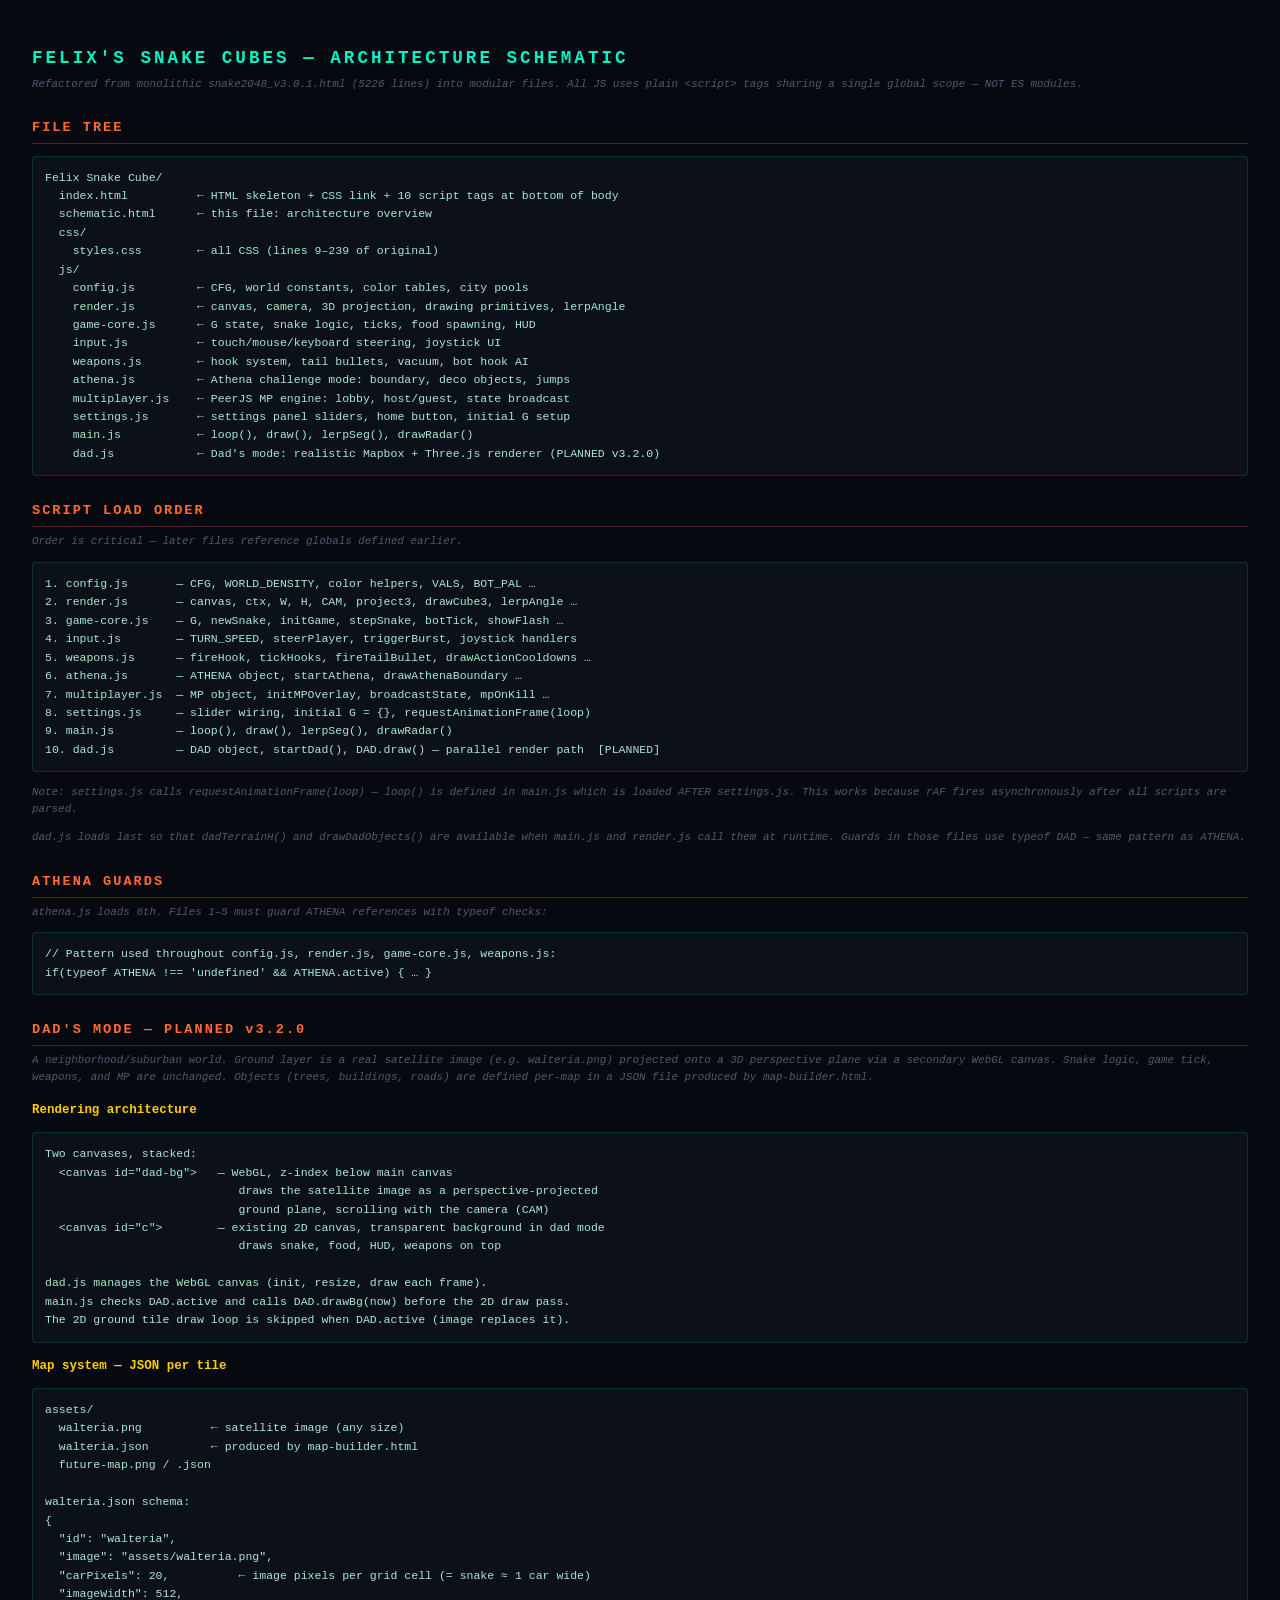
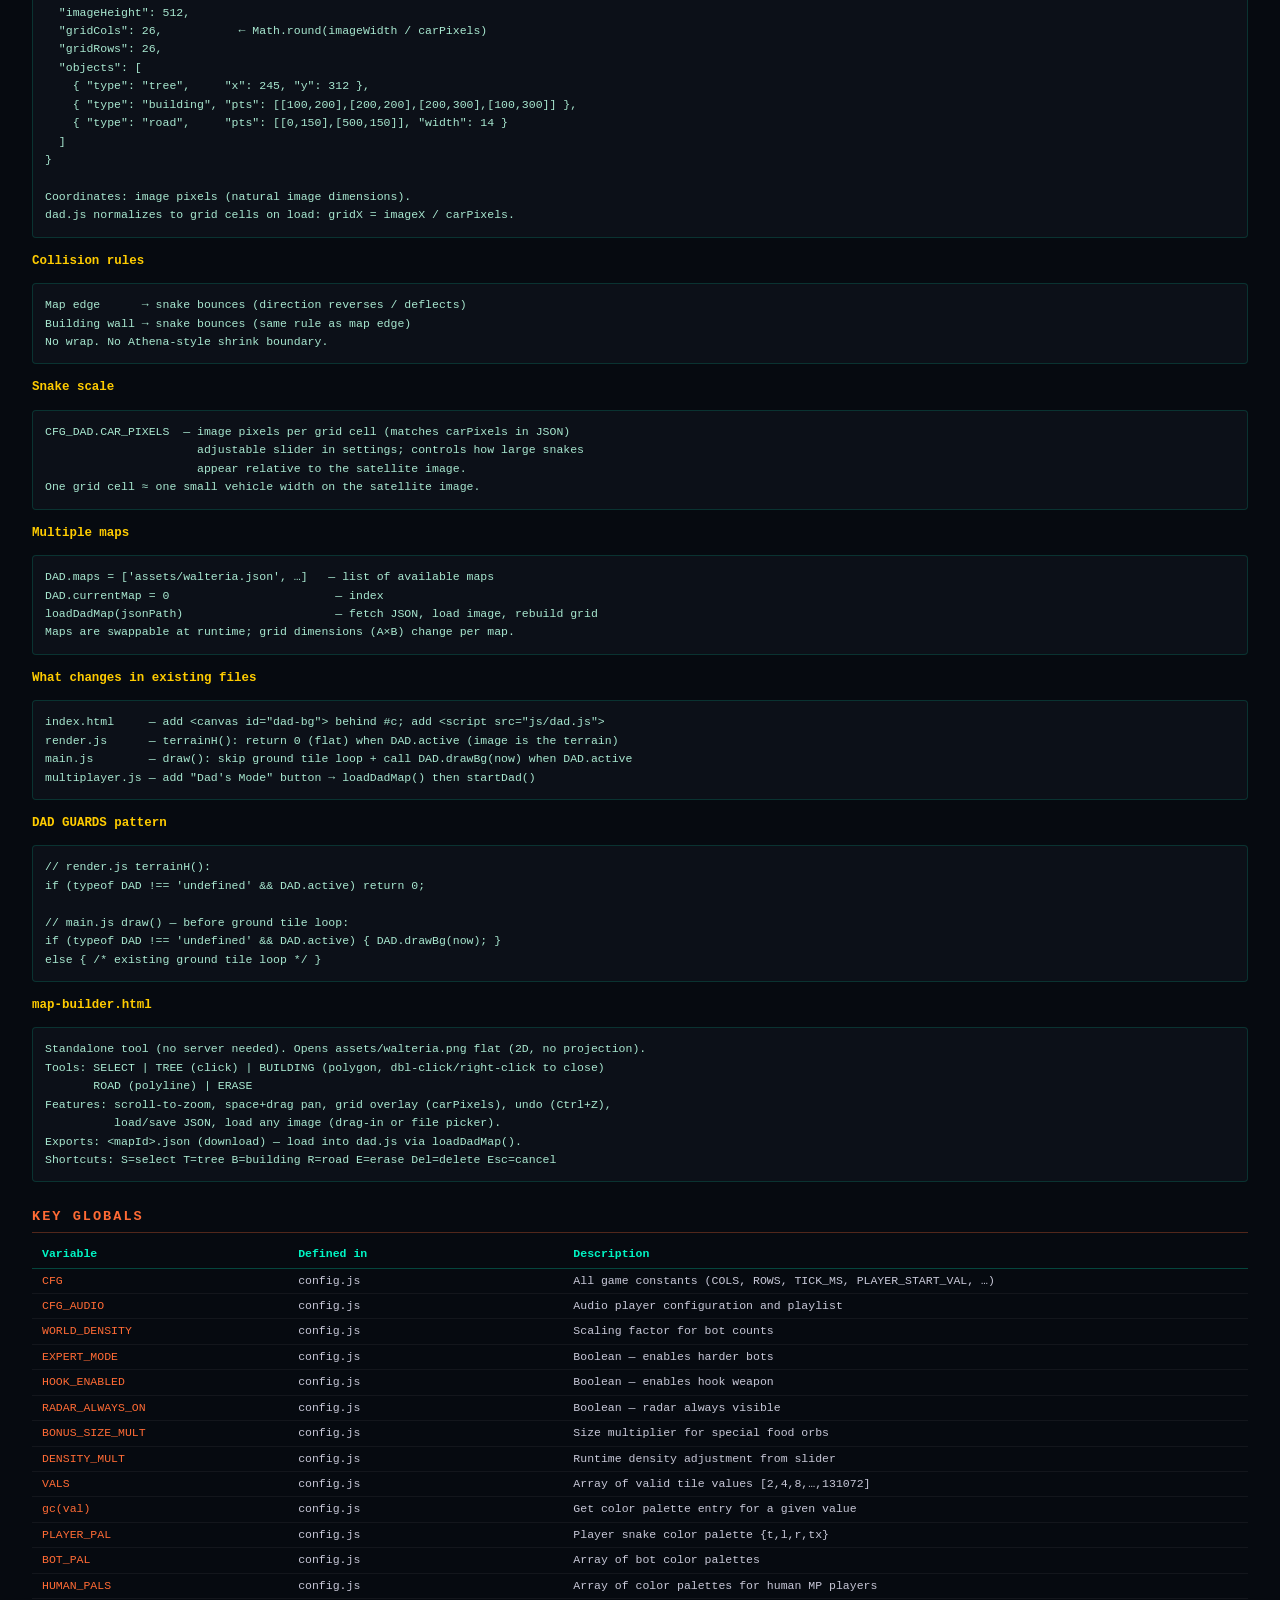
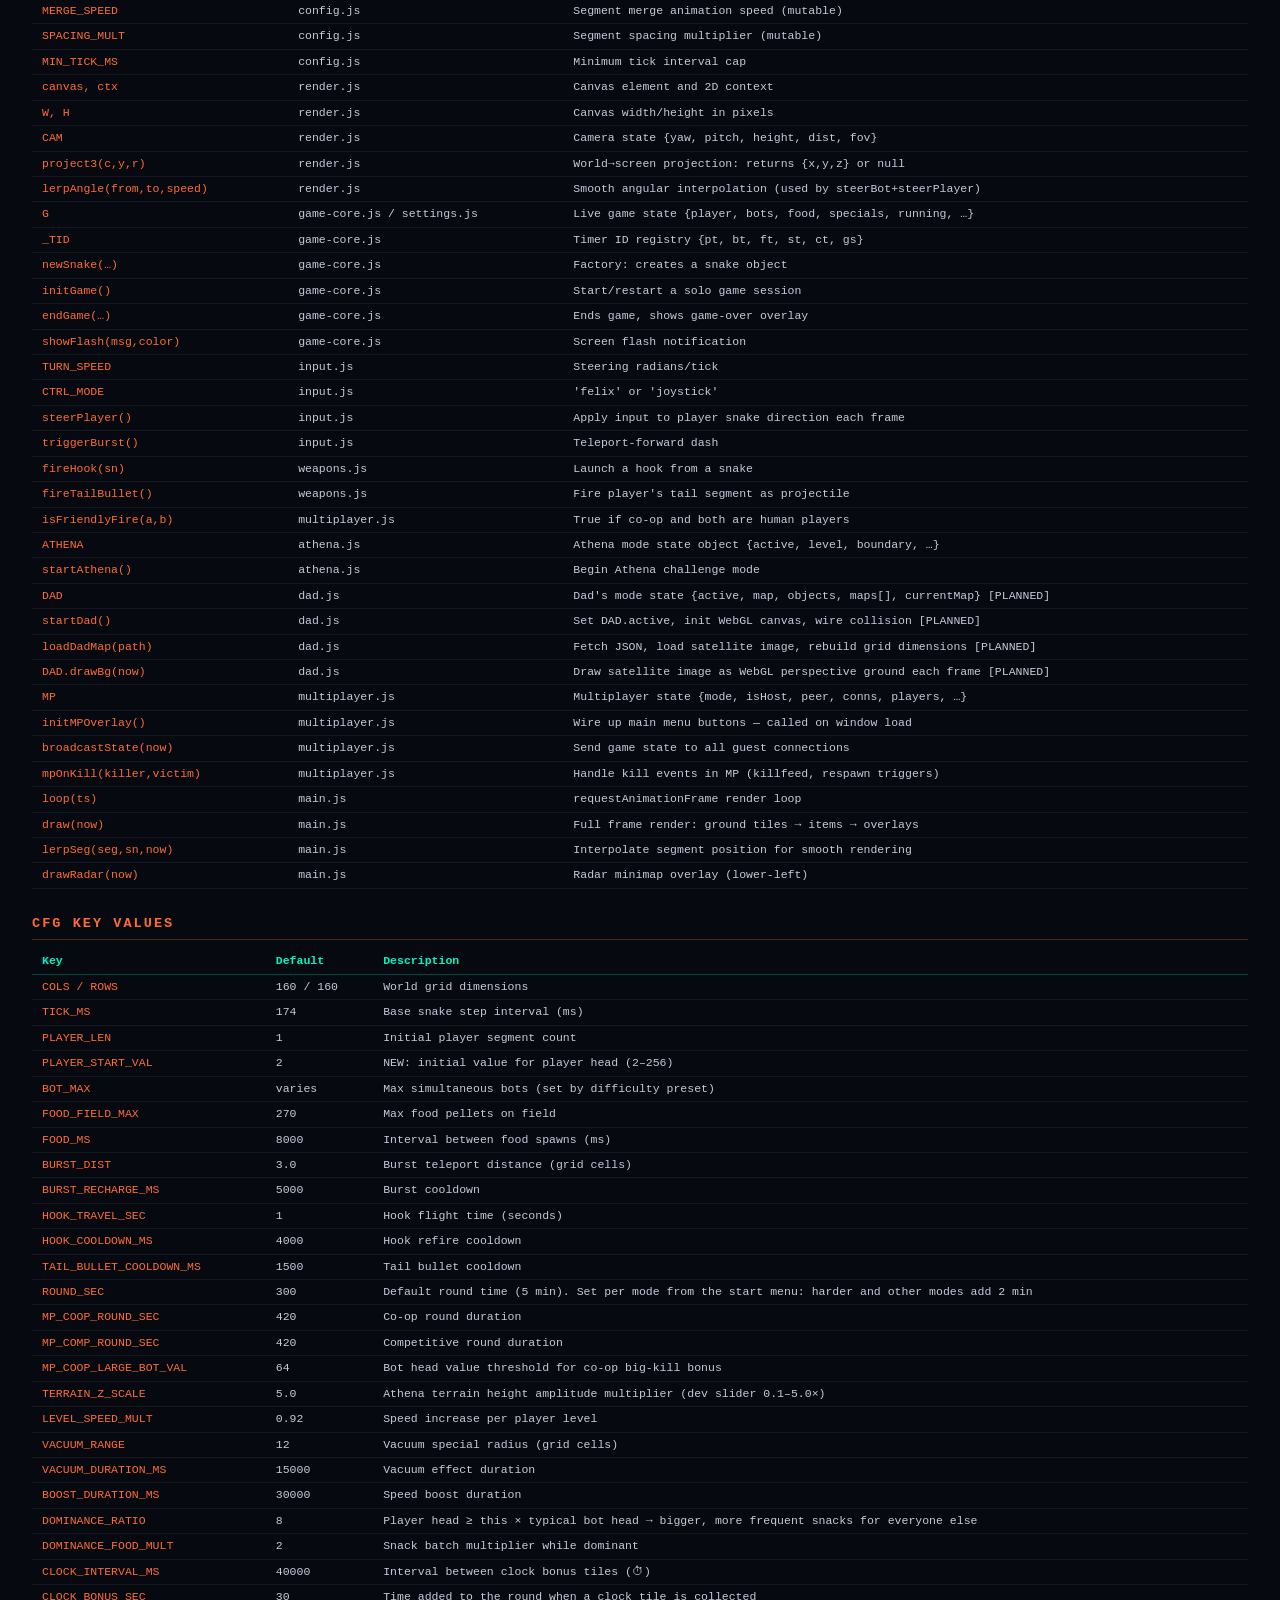
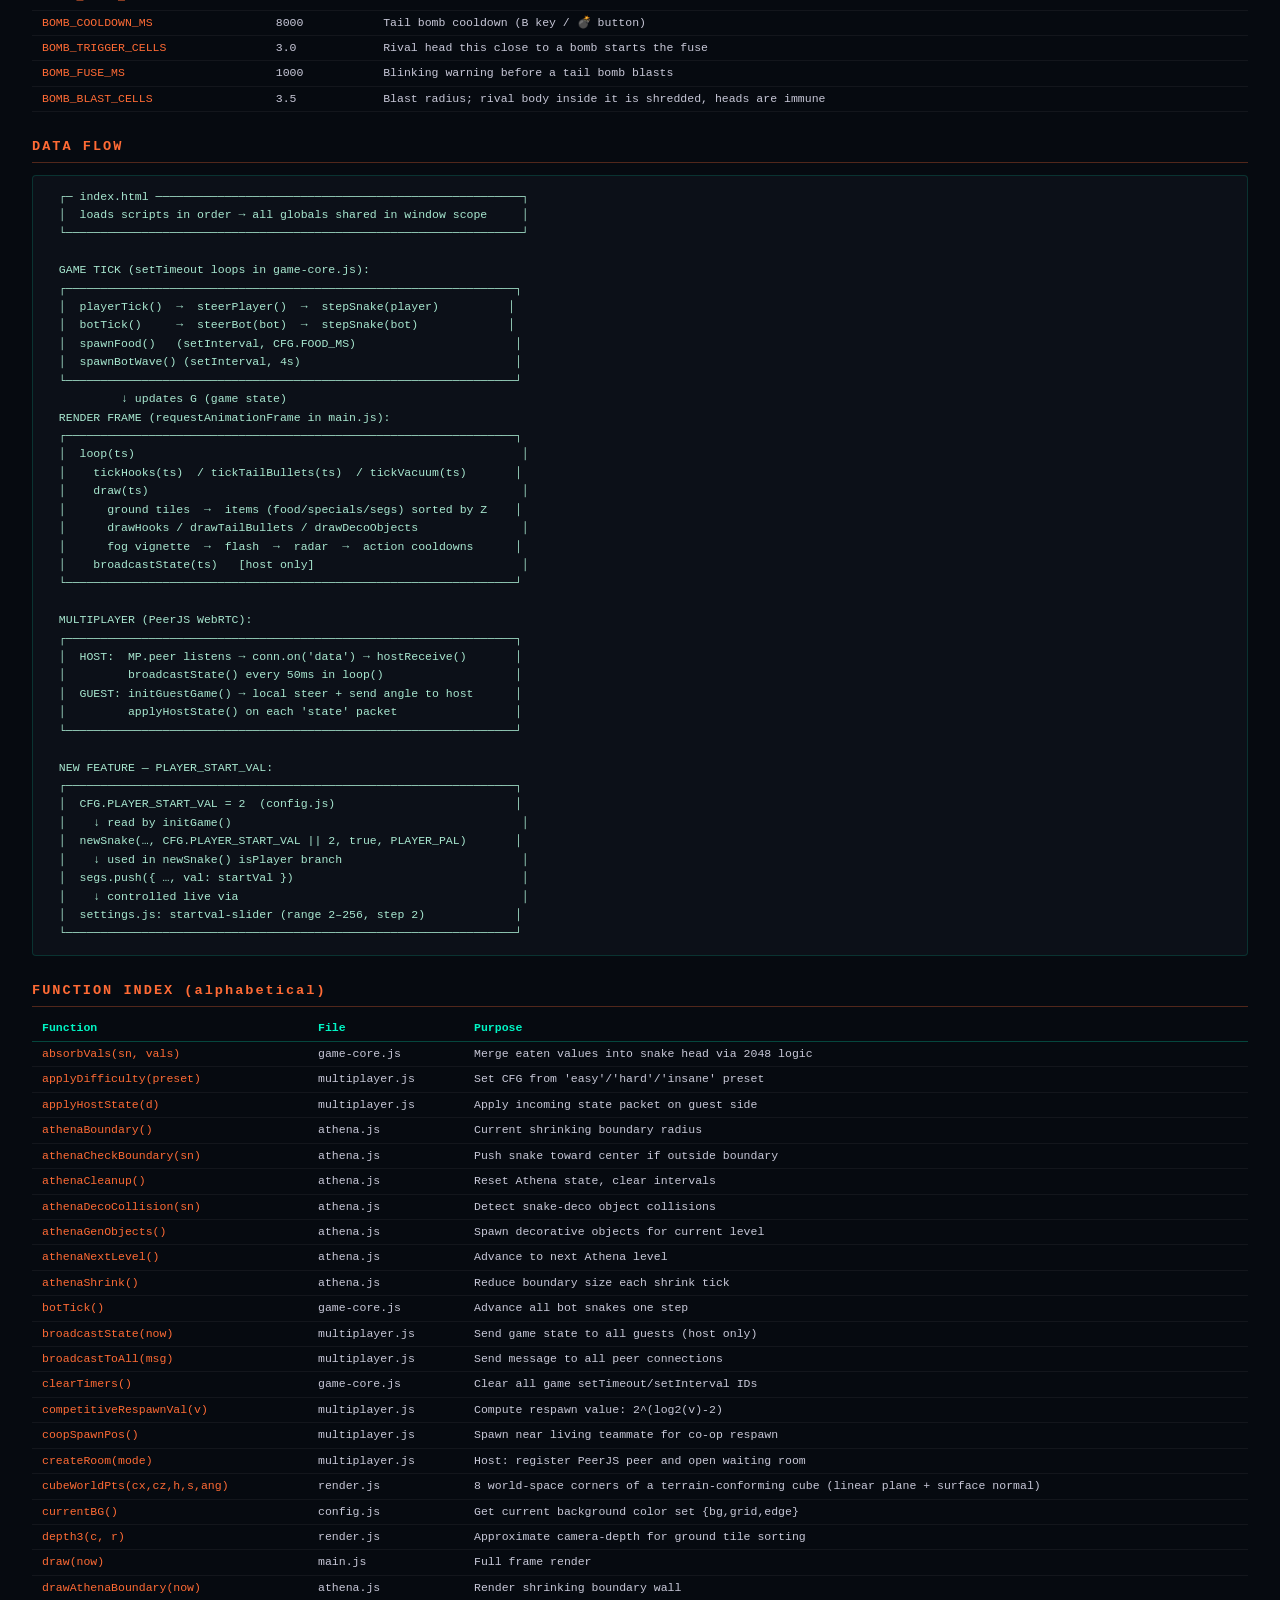
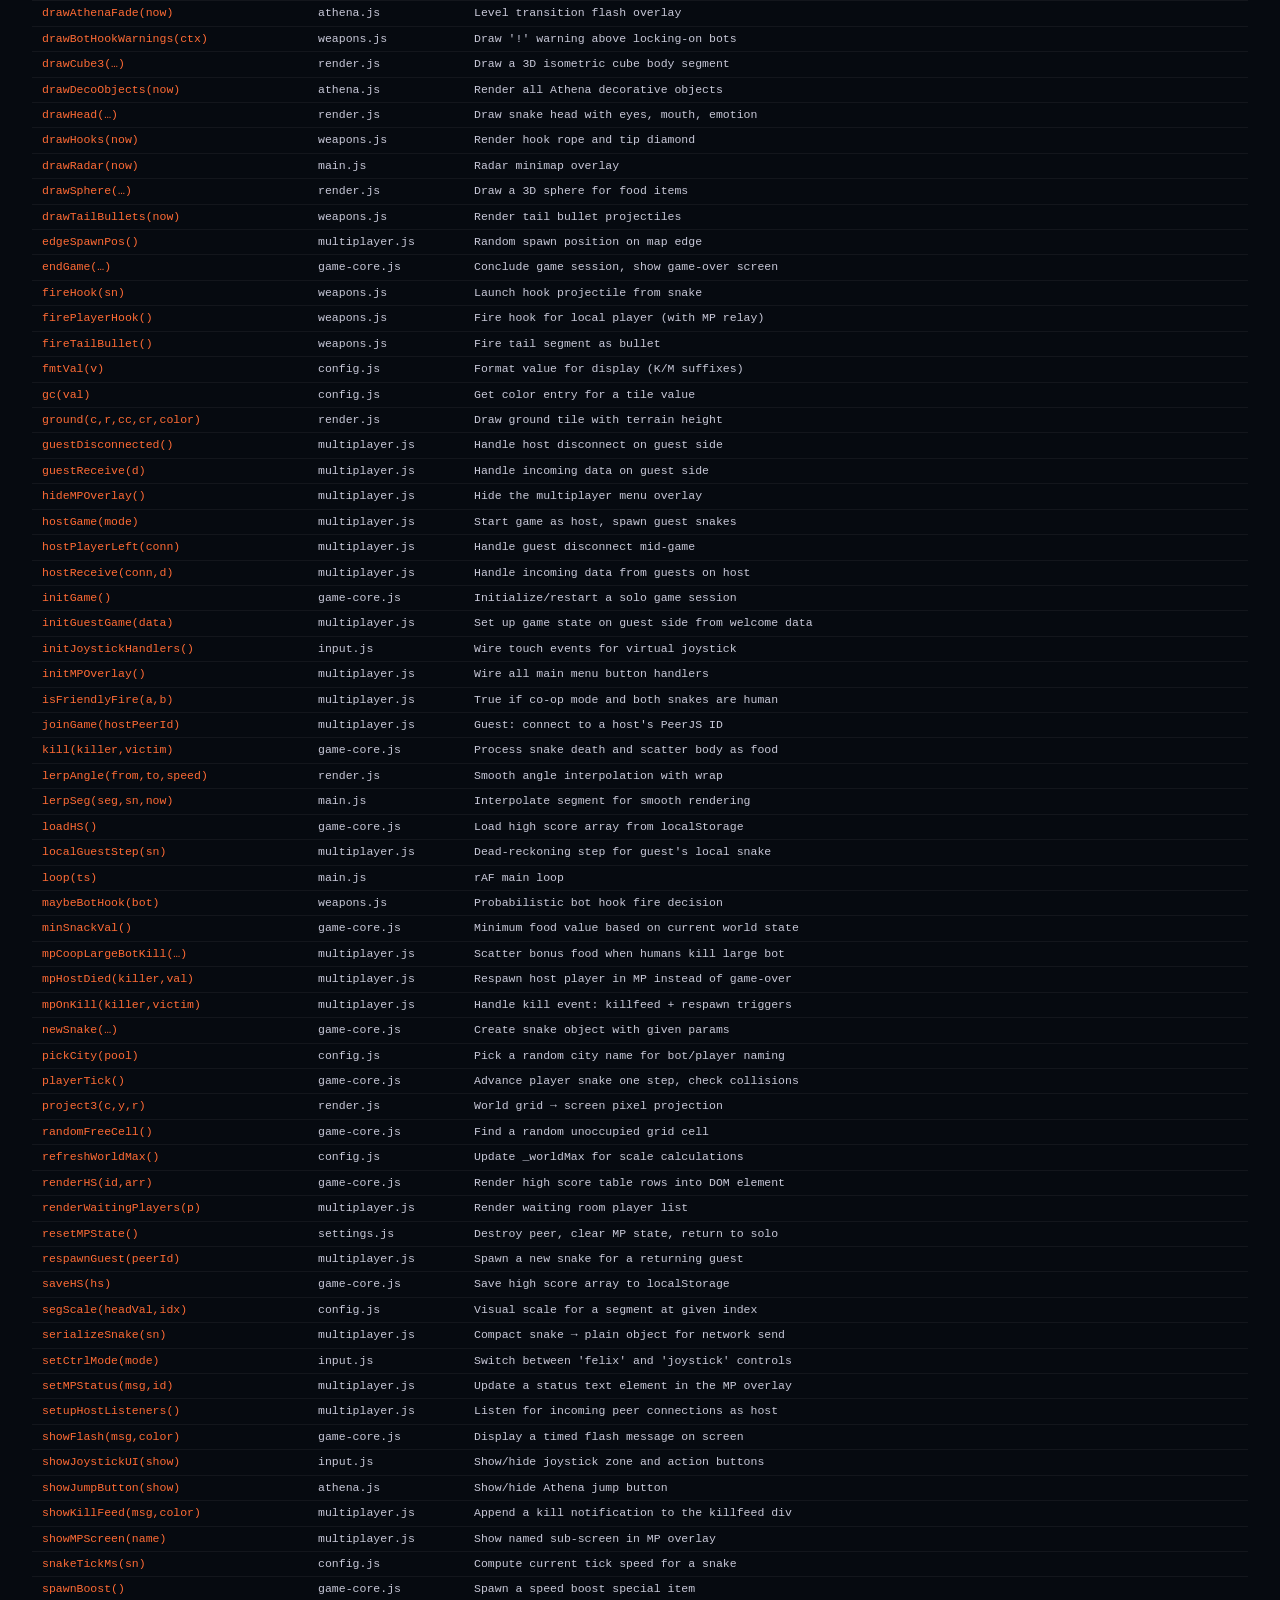
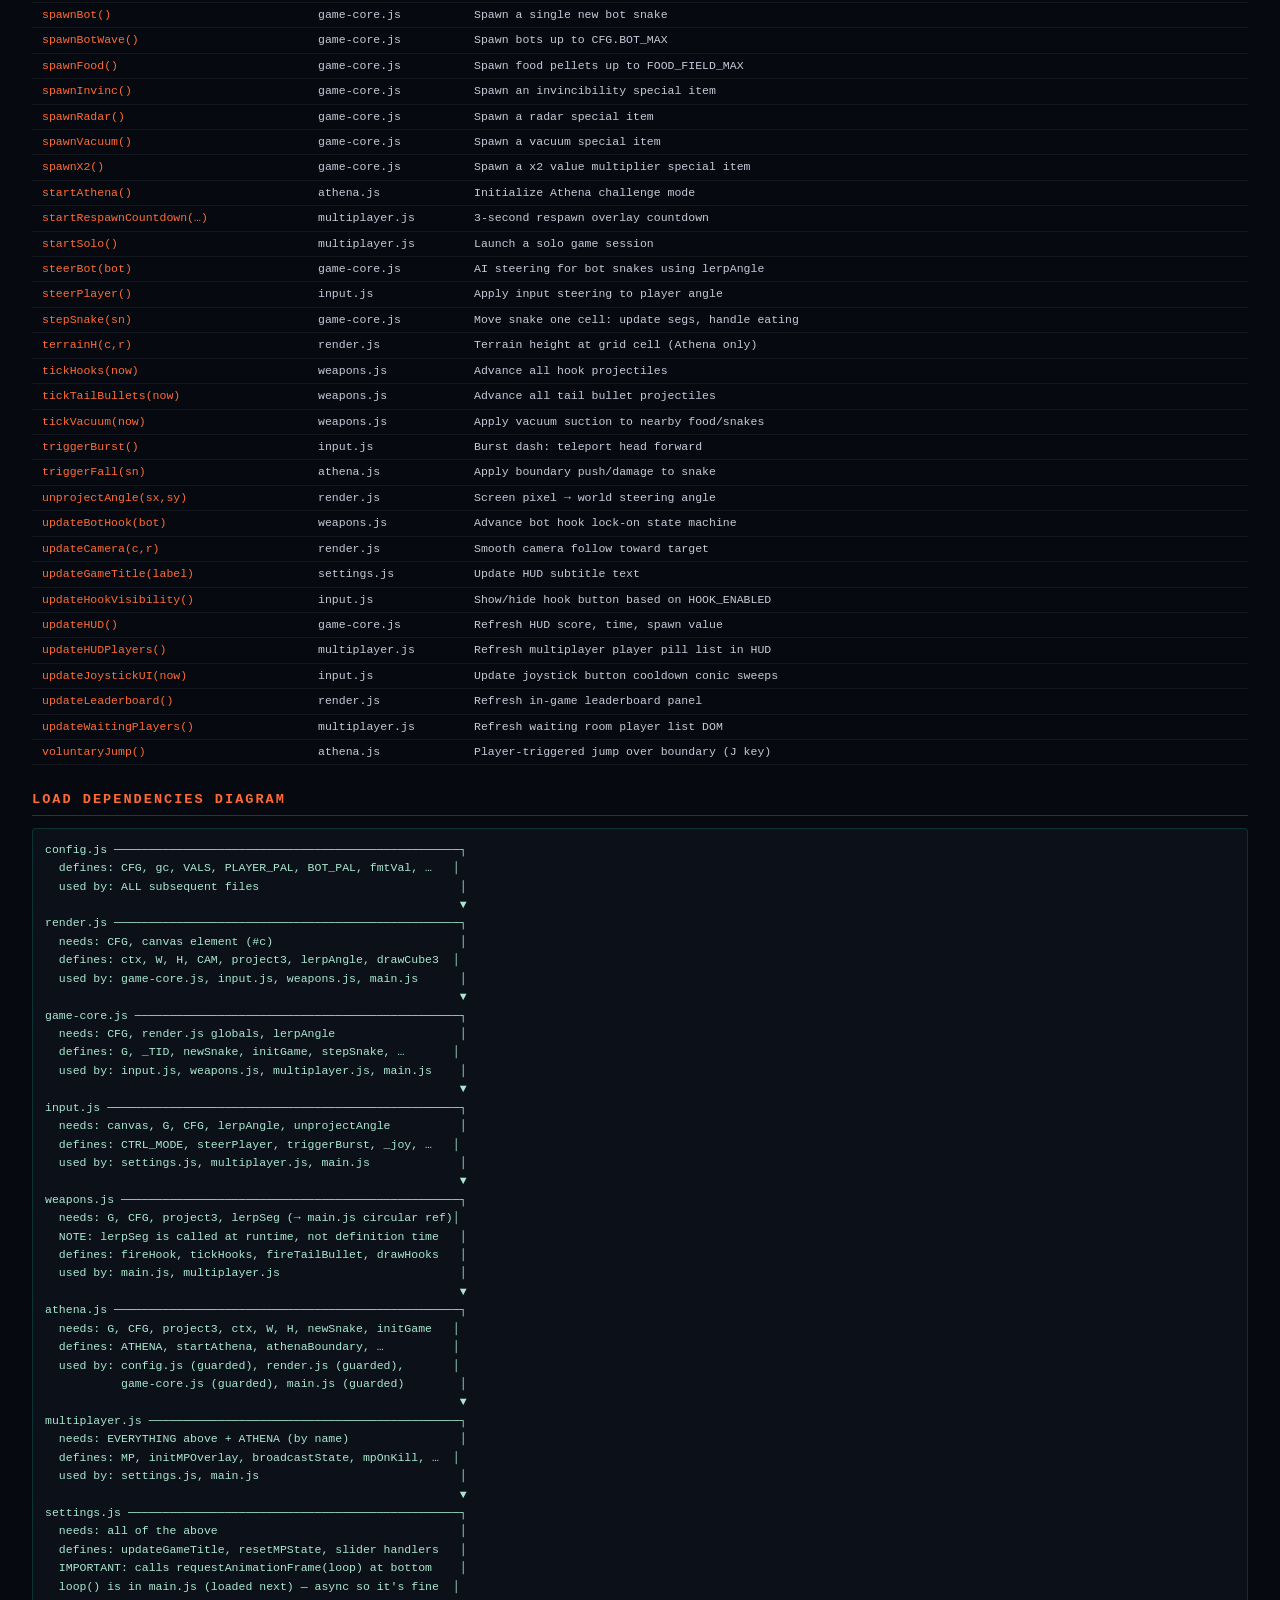
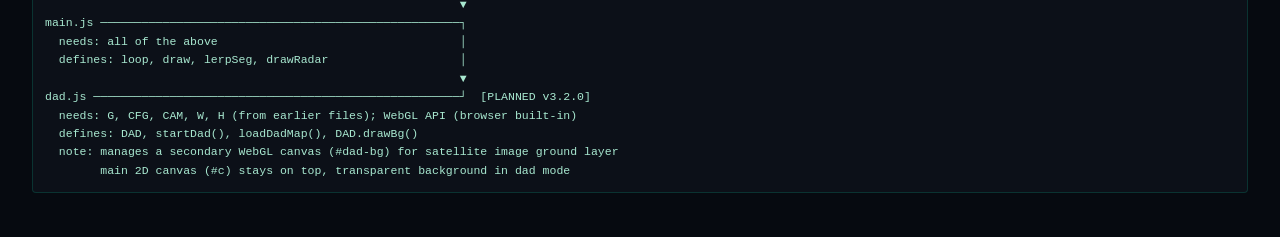
<file: schematic.html>
<!DOCTYPE html>
<html lang="en">
<head>
<meta charset="UTF-8">
<meta name="viewport" content="width=device-width, initial-scale=1.0">
<title>Felix's Snake Cubes — Architecture Schematic</title>
<style>
  body { background:#060a10; color:#c8c8d8; font-family:'Courier New',monospace; font-size:0.78rem; padding:24px; line-height:1.6; }
  h1 { color:#00f5c4; letter-spacing:3px; font-size:1.1rem; margin-bottom:4px; }
  h2 { color:#ff6b35; letter-spacing:2px; font-size:0.85rem; margin-top:24px; margin-bottom:6px; border-bottom:1px solid rgba(255,107,53,0.3); padding-bottom:4px; }
  h3 { color:#ffcc00; font-size:0.78rem; margin-top:14px; margin-bottom:4px; }
  pre { background:#0c1018; border:1px solid rgba(0,245,196,0.15); border-radius:4px; padding:12px; overflow-x:auto; color:#a8e8d0; font-size:0.72rem; }
  table { border-collapse:collapse; width:100%; margin-top:8px; }
  th { color:#00f5c4; text-align:left; padding:4px 10px; border-bottom:1px solid rgba(0,245,196,0.25); font-size:0.72rem; }
  td { padding:3px 10px; border-bottom:1px solid rgba(255,255,255,0.05); font-size:0.72rem; }
  td:first-child { color:#ff6b35; }
  .tag { display:inline-block; background:rgba(0,245,196,0.12); color:#00f5c4; border-radius:3px; padding:1px 6px; font-size:0.65rem; margin-left:4px; }
  .note { color:#555570; font-size:0.68rem; font-style:italic; margin-top:4px; }
  a { color:#bf5fff; }
</style>
</head>
<body>
<h1>FELIX'S SNAKE CUBES — ARCHITECTURE SCHEMATIC</h1>
<p class="note">Refactored from monolithic snake2048_v3.0.1.html (5226 lines) into modular files. All JS uses plain &lt;script&gt; tags sharing a single global scope — NOT ES modules.</p>

<h2>FILE TREE</h2>
<pre>
Felix Snake Cube/
  index.html          ← HTML skeleton + CSS link + 10 script tags at bottom of body
  schematic.html      ← this file: architecture overview
  css/
    styles.css        ← all CSS (lines 9–239 of original)
  js/
    config.js         ← CFG, world constants, color tables, city pools
    render.js         ← canvas, camera, 3D projection, drawing primitives, lerpAngle
    game-core.js      ← G state, snake logic, ticks, food spawning, HUD
    input.js          ← touch/mouse/keyboard steering, joystick UI
    weapons.js        ← hook system, tail bullets, vacuum, bot hook AI
    athena.js         ← Athena challenge mode: boundary, deco objects, jumps
    multiplayer.js    ← PeerJS MP engine: lobby, host/guest, state broadcast
    settings.js       ← settings panel sliders, home button, initial G setup
    main.js           ← loop(), draw(), lerpSeg(), drawRadar()
    dad.js            ← Dad's mode: realistic Mapbox + Three.js renderer (PLANNED v3.2.0)
</pre>

<h2>SCRIPT LOAD ORDER</h2>
<p class="note">Order is critical — later files reference globals defined earlier.</p>
<pre>
1. config.js       — CFG, WORLD_DENSITY, color helpers, VALS, BOT_PAL …
2. render.js       — canvas, ctx, W, H, CAM, project3, drawCube3, lerpAngle …
3. game-core.js    — G, newSnake, initGame, stepSnake, botTick, showFlash …
4. input.js        — TURN_SPEED, steerPlayer, triggerBurst, joystick handlers
5. weapons.js      — fireHook, tickHooks, fireTailBullet, drawActionCooldowns …
6. athena.js       — ATHENA object, startAthena, drawAthenaBoundary …
7. multiplayer.js  — MP object, initMPOverlay, broadcastState, mpOnKill …
8. settings.js     — slider wiring, initial G = {}, requestAnimationFrame(loop)
9. main.js         — loop(), draw(), lerpSeg(), drawRadar()
10. dad.js         — DAD object, startDad(), DAD.draw() — parallel render path  [PLANNED]
</pre>
<p class="note">Note: settings.js calls requestAnimationFrame(loop) — loop() is defined in main.js which is loaded AFTER settings.js. This works because rAF fires asynchronously after all scripts are parsed.</p>
<p class="note">dad.js loads last so that dadTerrainH() and drawDadObjects() are available when main.js and render.js call them at runtime. Guards in those files use typeof DAD — same pattern as ATHENA.</p>

<h2>ATHENA GUARDS</h2>
<p class="note">athena.js loads 6th. Files 1–5 must guard ATHENA references with typeof checks:</p>
<pre>
// Pattern used throughout config.js, render.js, game-core.js, weapons.js:
if(typeof ATHENA !== 'undefined' &amp;&amp; ATHENA.active) { … }
</pre>

<h2>DAD'S MODE — PLANNED v3.2.0</h2>
<p class="note">A neighborhood/suburban world. Ground layer is a real satellite image (e.g. walteria.png) projected onto a 3D perspective plane via a secondary WebGL canvas. Snake logic, game tick, weapons, and MP are unchanged. Objects (trees, buildings, roads) are defined per-map in a JSON file produced by map-builder.html.</p>

<h3>Rendering architecture</h3>
<pre>
Two canvases, stacked:
  &lt;canvas id="dad-bg"&gt;   — WebGL, z-index below main canvas
                            draws the satellite image as a perspective-projected
                            ground plane, scrolling with the camera (CAM)
  &lt;canvas id="c"&gt;        — existing 2D canvas, transparent background in dad mode
                            draws snake, food, HUD, weapons on top

dad.js manages the WebGL canvas (init, resize, draw each frame).
main.js checks DAD.active and calls DAD.drawBg(now) before the 2D draw pass.
The 2D ground tile draw loop is skipped when DAD.active (image replaces it).
</pre>

<h3>Map system — JSON per tile</h3>
<pre>
assets/
  walteria.png          ← satellite image (any size)
  walteria.json         ← produced by map-builder.html
  future-map.png / .json

walteria.json schema:
{
  "id": "walteria",
  "image": "assets/walteria.png",
  "carPixels": 20,          ← image pixels per grid cell (= snake ≈ 1 car wide)
  "imageWidth": 512,
  "imageHeight": 512,
  "gridCols": 26,           ← Math.round(imageWidth / carPixels)
  "gridRows": 26,
  "objects": [
    { "type": "tree",     "x": 245, "y": 312 },
    { "type": "building", "pts": [[100,200],[200,200],[200,300],[100,300]] },
    { "type": "road",     "pts": [[0,150],[500,150]], "width": 14 }
  ]
}

Coordinates: image pixels (natural image dimensions).
dad.js normalizes to grid cells on load: gridX = imageX / carPixels.
</pre>

<h3>Collision rules</h3>
<pre>
Map edge      → snake bounces (direction reverses / deflects)
Building wall → snake bounces (same rule as map edge)
No wrap. No Athena-style shrink boundary.
</pre>

<h3>Snake scale</h3>
<pre>
CFG_DAD.CAR_PIXELS  — image pixels per grid cell (matches carPixels in JSON)
                      adjustable slider in settings; controls how large snakes
                      appear relative to the satellite image.
One grid cell ≈ one small vehicle width on the satellite image.
</pre>

<h3>Multiple maps</h3>
<pre>
DAD.maps = ['assets/walteria.json', …]   — list of available maps
DAD.currentMap = 0                        — index
loadDadMap(jsonPath)                      — fetch JSON, load image, rebuild grid
Maps are swappable at runtime; grid dimensions (A×B) change per map.
</pre>

<h3>What changes in existing files</h3>
<pre>
index.html     — add &lt;canvas id="dad-bg"&gt; behind #c; add &lt;script src="js/dad.js"&gt;
render.js      — terrainH(): return 0 (flat) when DAD.active (image is the terrain)
main.js        — draw(): skip ground tile loop + call DAD.drawBg(now) when DAD.active
multiplayer.js — add "Dad's Mode" button → loadDadMap() then startDad()
</pre>

<h3>DAD GUARDS pattern</h3>
<pre>
// render.js terrainH():
if (typeof DAD !== 'undefined' &amp;&amp; DAD.active) return 0;

// main.js draw() — before ground tile loop:
if (typeof DAD !== 'undefined' &amp;&amp; DAD.active) { DAD.drawBg(now); }
else { /* existing ground tile loop */ }
</pre>

<h3>map-builder.html</h3>
<pre>
Standalone tool (no server needed). Opens assets/walteria.png flat (2D, no projection).
Tools: SELECT | TREE (click) | BUILDING (polygon, dbl-click/right-click to close)
       ROAD (polyline) | ERASE
Features: scroll-to-zoom, space+drag pan, grid overlay (carPixels), undo (Ctrl+Z),
          load/save JSON, load any image (drag-in or file picker).
Exports: &lt;mapId&gt;.json (download) — load into dad.js via loadDadMap().
Shortcuts: S=select T=tree B=building R=road E=erase Del=delete Esc=cancel
</pre>

<h2>KEY GLOBALS</h2>
<table>
  <thead><tr><th>Variable</th><th>Defined in</th><th>Description</th></tr></thead>
  <tbody>
    <tr><td>CFG</td><td>config.js</td><td>All game constants (COLS, ROWS, TICK_MS, PLAYER_START_VAL, …)</td></tr>
    <tr><td>CFG_AUDIO</td><td>config.js</td><td>Audio player configuration and playlist</td></tr>
    <tr><td>WORLD_DENSITY</td><td>config.js</td><td>Scaling factor for bot counts</td></tr>
    <tr><td>EXPERT_MODE</td><td>config.js</td><td>Boolean — enables harder bots</td></tr>
    <tr><td>HOOK_ENABLED</td><td>config.js</td><td>Boolean — enables hook weapon</td></tr>
        <tr><td>RADAR_ALWAYS_ON</td><td>config.js</td><td>Boolean — radar always visible</td></tr>
    <tr><td>BONUS_SIZE_MULT</td><td>config.js</td><td>Size multiplier for special food orbs</td></tr>
    <tr><td>DENSITY_MULT</td><td>config.js</td><td>Runtime density adjustment from slider</td></tr>
    <tr><td>VALS</td><td>config.js</td><td>Array of valid tile values [2,4,8,…,131072]</td></tr>
    <tr><td>gc(val)</td><td>config.js</td><td>Get color palette entry for a given value</td></tr>
    <tr><td>PLAYER_PAL</td><td>config.js</td><td>Player snake color palette {t,l,r,tx}</td></tr>
    <tr><td>BOT_PAL</td><td>config.js</td><td>Array of bot color palettes</td></tr>
    <tr><td>HUMAN_PALS</td><td>config.js</td><td>Array of color palettes for human MP players</td></tr>
    <tr><td>MERGE_SPEED</td><td>config.js</td><td>Segment merge animation speed (mutable)</td></tr>
    <tr><td>SPACING_MULT</td><td>config.js</td><td>Segment spacing multiplier (mutable)</td></tr>
    <tr><td>MIN_TICK_MS</td><td>config.js</td><td>Minimum tick interval cap</td></tr>
    <tr><td>canvas, ctx</td><td>render.js</td><td>Canvas element and 2D context</td></tr>
    <tr><td>W, H</td><td>render.js</td><td>Canvas width/height in pixels</td></tr>
    <tr><td>CAM</td><td>render.js</td><td>Camera state {yaw, pitch, height, dist, fov}</td></tr>
    <tr><td>project3(c,y,r)</td><td>render.js</td><td>World→screen projection: returns {x,y,z} or null</td></tr>
    <tr><td>lerpAngle(from,to,speed)</td><td>render.js</td><td>Smooth angular interpolation (used by steerBot+steerPlayer)</td></tr>
    <tr><td>G</td><td>game-core.js / settings.js</td><td>Live game state {player, bots, food, specials, running, …}</td></tr>
    <tr><td>_TID</td><td>game-core.js</td><td>Timer ID registry {pt, bt, ft, st, ct, gs}</td></tr>
    <tr><td>newSnake(…)</td><td>game-core.js</td><td>Factory: creates a snake object</td></tr>
    <tr><td>initGame()</td><td>game-core.js</td><td>Start/restart a solo game session</td></tr>
    <tr><td>endGame(…)</td><td>game-core.js</td><td>Ends game, shows game-over overlay</td></tr>
    <tr><td>showFlash(msg,color)</td><td>game-core.js</td><td>Screen flash notification</td></tr>
    <tr><td>TURN_SPEED</td><td>input.js</td><td>Steering radians/tick</td></tr>
    <tr><td>CTRL_MODE</td><td>input.js</td><td>'felix' or 'joystick'</td></tr>
    <tr><td>steerPlayer()</td><td>input.js</td><td>Apply input to player snake direction each frame</td></tr>
    <tr><td>triggerBurst()</td><td>input.js</td><td>Teleport-forward dash</td></tr>
    <tr><td>fireHook(sn)</td><td>weapons.js</td><td>Launch a hook from a snake</td></tr>
    <tr><td>fireTailBullet()</td><td>weapons.js</td><td>Fire player's tail segment as projectile</td></tr>
    <tr><td>isFriendlyFire(a,b)</td><td>multiplayer.js</td><td>True if co-op and both are human players</td></tr>
    <tr><td>ATHENA</td><td>athena.js</td><td>Athena mode state object {active, level, boundary, …}</td></tr>
    <tr><td>startAthena()</td><td>athena.js</td><td>Begin Athena challenge mode</td></tr>
    <tr><td>DAD</td><td>dad.js</td><td>Dad's mode state {active, map, objects, maps[], currentMap} [PLANNED]</td></tr>
    <tr><td>startDad()</td><td>dad.js</td><td>Set DAD.active, init WebGL canvas, wire collision [PLANNED]</td></tr>
    <tr><td>loadDadMap(path)</td><td>dad.js</td><td>Fetch JSON, load satellite image, rebuild grid dimensions [PLANNED]</td></tr>
    <tr><td>DAD.drawBg(now)</td><td>dad.js</td><td>Draw satellite image as WebGL perspective ground each frame [PLANNED]</td></tr>
    <tr><td>MP</td><td>multiplayer.js</td><td>Multiplayer state {mode, isHost, peer, conns, players, …}</td></tr>
    <tr><td>initMPOverlay()</td><td>multiplayer.js</td><td>Wire up main menu buttons — called on window load</td></tr>
    <tr><td>broadcastState(now)</td><td>multiplayer.js</td><td>Send game state to all guest connections</td></tr>
    <tr><td>mpOnKill(killer,victim)</td><td>multiplayer.js</td><td>Handle kill events in MP (killfeed, respawn triggers)</td></tr>
    <tr><td>loop(ts)</td><td>main.js</td><td>requestAnimationFrame render loop</td></tr>
    <tr><td>draw(now)</td><td>main.js</td><td>Full frame render: ground tiles → items → overlays</td></tr>
    <tr><td>lerpSeg(seg,sn,now)</td><td>main.js</td><td>Interpolate segment position for smooth rendering</td></tr>
    <tr><td>drawRadar(now)</td><td>main.js</td><td>Radar minimap overlay (lower-left)</td></tr>
  </tbody>
</table>

<h2>CFG KEY VALUES</h2>
<table>
  <thead><tr><th>Key</th><th>Default</th><th>Description</th></tr></thead>
  <tbody>
    <tr><td>COLS / ROWS</td><td>160 / 160</td><td>World grid dimensions</td></tr>
    <tr><td>TICK_MS</td><td>174</td><td>Base snake step interval (ms)</td></tr>
    <tr><td>PLAYER_LEN</td><td>1</td><td>Initial player segment count</td></tr>
    <tr><td>PLAYER_START_VAL</td><td>2</td><td>NEW: initial value for player head (2–256)</td></tr>
    <tr><td>BOT_MAX</td><td>varies</td><td>Max simultaneous bots (set by difficulty preset)</td></tr>
    <tr><td>FOOD_FIELD_MAX</td><td>270</td><td>Max food pellets on field</td></tr>
    <tr><td>FOOD_MS</td><td>8000</td><td>Interval between food spawns (ms)</td></tr>
    <tr><td>BURST_DIST</td><td>3.0</td><td>Burst teleport distance (grid cells)</td></tr>
    <tr><td>BURST_RECHARGE_MS</td><td>5000</td><td>Burst cooldown</td></tr>
    <tr><td>HOOK_TRAVEL_SEC</td><td>1</td><td>Hook flight time (seconds)</td></tr>
    <tr><td>HOOK_COOLDOWN_MS</td><td>4000</td><td>Hook refire cooldown</td></tr>
    <tr><td>TAIL_BULLET_COOLDOWN_MS</td><td>1500</td><td>Tail bullet cooldown</td></tr>
    <tr><td>ROUND_SEC</td><td>300</td><td>Default round time (5 min). Set per mode from the start menu: harder and other modes add 2 min</td></tr>
    <tr><td>MP_COOP_ROUND_SEC</td><td>420</td><td>Co-op round duration</td></tr>
    <tr><td>MP_COMP_ROUND_SEC</td><td>420</td><td>Competitive round duration</td></tr>
    <tr><td>MP_COOP_LARGE_BOT_VAL</td><td>64</td><td>Bot head value threshold for co-op big-kill bonus</td></tr>
    <tr><td>TERRAIN_Z_SCALE</td><td>5.0</td><td>Athena terrain height amplitude multiplier (dev slider 0.1–5.0×)</td></tr>
    <tr><td>LEVEL_SPEED_MULT</td><td>0.92</td><td>Speed increase per player level</td></tr>
    <tr><td>VACUUM_RANGE</td><td>12</td><td>Vacuum special radius (grid cells)</td></tr>
    <tr><td>VACUUM_DURATION_MS</td><td>15000</td><td>Vacuum effect duration</td></tr>
    <tr><td>BOOST_DURATION_MS</td><td>30000</td><td>Speed boost duration</td></tr>
    <tr><td>DOMINANCE_RATIO</td><td>8</td><td>Player head ≥ this × typical bot head → bigger, more frequent snacks for everyone else</td></tr>
    <tr><td>DOMINANCE_FOOD_MULT</td><td>2</td><td>Snack batch multiplier while dominant</td></tr>
    <tr><td>CLOCK_INTERVAL_MS</td><td>40000</td><td>Interval between clock bonus tiles (⏱)</td></tr>
    <tr><td>CLOCK_BONUS_SEC</td><td>30</td><td>Time added to the round when a clock tile is collected</td></tr>
    <tr><td>BOMB_COOLDOWN_MS</td><td>8000</td><td>Tail bomb cooldown (B key / 💣 button)</td></tr>
    <tr><td>BOMB_TRIGGER_CELLS</td><td>3.0</td><td>Rival head this close to a bomb starts the fuse</td></tr>
    <tr><td>BOMB_FUSE_MS</td><td>1000</td><td>Blinking warning before a tail bomb blasts</td></tr>
    <tr><td>BOMB_BLAST_CELLS</td><td>3.5</td><td>Blast radius; rival body inside it is shredded, heads are immune</td></tr>
  </tbody>
</table>

<h2>DATA FLOW</h2>
<pre>
  ┌─ index.html ─────────────────────────────────────────────────────┐
  │  loads scripts in order → all globals shared in window scope     │
  └──────────────────────────────────────────────────────────────────┘

  GAME TICK (setTimeout loops in game-core.js):
  ┌─────────────────────────────────────────────────────────────────┐
  │  playerTick()  →  steerPlayer()  →  stepSnake(player)          │
  │  botTick()     →  steerBot(bot)  →  stepSnake(bot)             │
  │  spawnFood()   (setInterval, CFG.FOOD_MS)                       │
  │  spawnBotWave() (setInterval, 4s)                               │
  └─────────────────────────────────────────────────────────────────┘
           ↓ updates G (game state)
  RENDER FRAME (requestAnimationFrame in main.js):
  ┌─────────────────────────────────────────────────────────────────┐
  │  loop(ts)                                                        │
  │    tickHooks(ts)  / tickTailBullets(ts)  / tickVacuum(ts)       │
  │    draw(ts)                                                      │
  │      ground tiles  →  items (food/specials/segs) sorted by Z    │
  │      drawHooks / drawTailBullets / drawDecoObjects               │
  │      fog vignette  →  flash  →  radar  →  action cooldowns      │
  │    broadcastState(ts)   [host only]                              │
  └─────────────────────────────────────────────────────────────────┘

  MULTIPLAYER (PeerJS WebRTC):
  ┌─────────────────────────────────────────────────────────────────┐
  │  HOST:  MP.peer listens → conn.on('data') → hostReceive()       │
  │         broadcastState() every 50ms in loop()                   │
  │  GUEST: initGuestGame() → local steer + send angle to host      │
  │         applyHostState() on each 'state' packet                 │
  └─────────────────────────────────────────────────────────────────┘

  NEW FEATURE — PLAYER_START_VAL:
  ┌─────────────────────────────────────────────────────────────────┐
  │  CFG.PLAYER_START_VAL = 2  (config.js)                          │
  │    ↓ read by initGame()                                          │
  │  newSnake(…, CFG.PLAYER_START_VAL || 2, true, PLAYER_PAL)       │
  │    ↓ used in newSnake() isPlayer branch                          │
  │  segs.push({ …, val: startVal })                                 │
  │    ↓ controlled live via                                         │
  │  settings.js: startval-slider (range 2–256, step 2)             │
  └─────────────────────────────────────────────────────────────────┘
</pre>

<h2>FUNCTION INDEX (alphabetical)</h2>
<table>
  <thead><tr><th>Function</th><th>File</th><th>Purpose</th></tr></thead>
  <tbody>
    <tr><td>absorbVals(sn, vals)</td><td>game-core.js</td><td>Merge eaten values into snake head via 2048 logic</td></tr>
    <tr><td>applyDifficulty(preset)</td><td>multiplayer.js</td><td>Set CFG from 'easy'/'hard'/'insane' preset</td></tr>
    <tr><td>applyHostState(d)</td><td>multiplayer.js</td><td>Apply incoming state packet on guest side</td></tr>
    <tr><td>athenaBoundary()</td><td>athena.js</td><td>Current shrinking boundary radius</td></tr>
    <tr><td>athenaCheckBoundary(sn)</td><td>athena.js</td><td>Push snake toward center if outside boundary</td></tr>
    <tr><td>athenaCleanup()</td><td>athena.js</td><td>Reset Athena state, clear intervals</td></tr>
    <tr><td>athenaDecoCollision(sn)</td><td>athena.js</td><td>Detect snake-deco object collisions</td></tr>
    <tr><td>athenaGenObjects()</td><td>athena.js</td><td>Spawn decorative objects for current level</td></tr>
    <tr><td>athenaNextLevel()</td><td>athena.js</td><td>Advance to next Athena level</td></tr>
    <tr><td>athenaShrink()</td><td>athena.js</td><td>Reduce boundary size each shrink tick</td></tr>
    <tr><td>botTick()</td><td>game-core.js</td><td>Advance all bot snakes one step</td></tr>
    <tr><td>broadcastState(now)</td><td>multiplayer.js</td><td>Send game state to all guests (host only)</td></tr>
    <tr><td>broadcastToAll(msg)</td><td>multiplayer.js</td><td>Send message to all peer connections</td></tr>
    <tr><td>clearTimers()</td><td>game-core.js</td><td>Clear all game setTimeout/setInterval IDs</td></tr>
    <tr><td>competitiveRespawnVal(v)</td><td>multiplayer.js</td><td>Compute respawn value: 2^(log2(v)-2)</td></tr>
    <tr><td>coopSpawnPos()</td><td>multiplayer.js</td><td>Spawn near living teammate for co-op respawn</td></tr>
    <tr><td>createRoom(mode)</td><td>multiplayer.js</td><td>Host: register PeerJS peer and open waiting room</td></tr>
    <tr><td>cubeWorldPts(cx,cz,h,s,ang)</td><td>render.js</td><td>8 world-space corners of a terrain-conforming cube (linear plane + surface normal)</td></tr>
    <tr><td>currentBG()</td><td>config.js</td><td>Get current background color set {bg,grid,edge}</td></tr>
    <tr><td>depth3(c, r)</td><td>render.js</td><td>Approximate camera-depth for ground tile sorting</td></tr>
    <tr><td>draw(now)</td><td>main.js</td><td>Full frame render</td></tr>
    <tr><td>drawAthenaBoundary(now)</td><td>athena.js</td><td>Render shrinking boundary wall</td></tr>
    <tr><td>drawAthenaFade(now)</td><td>athena.js</td><td>Level transition flash overlay</td></tr>
    <tr><td>drawBotHookWarnings(ctx)</td><td>weapons.js</td><td>Draw '!' warning above locking-on bots</td></tr>
    <tr><td>drawCube3(…)</td><td>render.js</td><td>Draw a 3D isometric cube body segment</td></tr>
    <tr><td>drawDecoObjects(now)</td><td>athena.js</td><td>Render all Athena decorative objects</td></tr>
    <tr><td>drawHead(…)</td><td>render.js</td><td>Draw snake head with eyes, mouth, emotion</td></tr>
    <tr><td>drawHooks(now)</td><td>weapons.js</td><td>Render hook rope and tip diamond</td></tr>
    <tr><td>drawRadar(now)</td><td>main.js</td><td>Radar minimap overlay</td></tr>
    <tr><td>drawSphere(…)</td><td>render.js</td><td>Draw a 3D sphere for food items</td></tr>
    <tr><td>drawTailBullets(now)</td><td>weapons.js</td><td>Render tail bullet projectiles</td></tr>
    <tr><td>edgeSpawnPos()</td><td>multiplayer.js</td><td>Random spawn position on map edge</td></tr>
    <tr><td>endGame(…)</td><td>game-core.js</td><td>Conclude game session, show game-over screen</td></tr>
    <tr><td>fireHook(sn)</td><td>weapons.js</td><td>Launch hook projectile from snake</td></tr>
    <tr><td>firePlayerHook()</td><td>weapons.js</td><td>Fire hook for local player (with MP relay)</td></tr>
    <tr><td>fireTailBullet()</td><td>weapons.js</td><td>Fire tail segment as bullet</td></tr>
    <tr><td>fmtVal(v)</td><td>config.js</td><td>Format value for display (K/M suffixes)</td></tr>
    <tr><td>gc(val)</td><td>config.js</td><td>Get color entry for a tile value</td></tr>
    <tr><td>ground(c,r,cc,cr,color)</td><td>render.js</td><td>Draw ground tile with terrain height</td></tr>
    <tr><td>guestDisconnected()</td><td>multiplayer.js</td><td>Handle host disconnect on guest side</td></tr>
    <tr><td>guestReceive(d)</td><td>multiplayer.js</td><td>Handle incoming data on guest side</td></tr>
    <tr><td>hideMPOverlay()</td><td>multiplayer.js</td><td>Hide the multiplayer menu overlay</td></tr>
    <tr><td>hostGame(mode)</td><td>multiplayer.js</td><td>Start game as host, spawn guest snakes</td></tr>
    <tr><td>hostPlayerLeft(conn)</td><td>multiplayer.js</td><td>Handle guest disconnect mid-game</td></tr>
    <tr><td>hostReceive(conn,d)</td><td>multiplayer.js</td><td>Handle incoming data from guests on host</td></tr>
    <tr><td>initGame()</td><td>game-core.js</td><td>Initialize/restart a solo game session</td></tr>
    <tr><td>initGuestGame(data)</td><td>multiplayer.js</td><td>Set up game state on guest side from welcome data</td></tr>
    <tr><td>initJoystickHandlers()</td><td>input.js</td><td>Wire touch events for virtual joystick</td></tr>
    <tr><td>initMPOverlay()</td><td>multiplayer.js</td><td>Wire all main menu button handlers</td></tr>
    <tr><td>isFriendlyFire(a,b)</td><td>multiplayer.js</td><td>True if co-op mode and both snakes are human</td></tr>
    <tr><td>joinGame(hostPeerId)</td><td>multiplayer.js</td><td>Guest: connect to a host's PeerJS ID</td></tr>
    <tr><td>kill(killer,victim)</td><td>game-core.js</td><td>Process snake death and scatter body as food</td></tr>
    <tr><td>lerpAngle(from,to,speed)</td><td>render.js</td><td>Smooth angle interpolation with wrap</td></tr>
    <tr><td>lerpSeg(seg,sn,now)</td><td>main.js</td><td>Interpolate segment for smooth rendering</td></tr>
    <tr><td>loadHS()</td><td>game-core.js</td><td>Load high score array from localStorage</td></tr>
    <tr><td>localGuestStep(sn)</td><td>multiplayer.js</td><td>Dead-reckoning step for guest's local snake</td></tr>
    <tr><td>loop(ts)</td><td>main.js</td><td>rAF main loop</td></tr>
    <tr><td>maybeBotHook(bot)</td><td>weapons.js</td><td>Probabilistic bot hook fire decision</td></tr>
    <tr><td>minSnackVal()</td><td>game-core.js</td><td>Minimum food value based on current world state</td></tr>
    <tr><td>mpCoopLargeBotKill(…)</td><td>multiplayer.js</td><td>Scatter bonus food when humans kill large bot</td></tr>
    <tr><td>mpHostDied(killer,val)</td><td>multiplayer.js</td><td>Respawn host player in MP instead of game-over</td></tr>
    <tr><td>mpOnKill(killer,victim)</td><td>multiplayer.js</td><td>Handle kill event: killfeed + respawn triggers</td></tr>
    <tr><td>newSnake(…)</td><td>game-core.js</td><td>Create snake object with given params</td></tr>
    <tr><td>pickCity(pool)</td><td>config.js</td><td>Pick a random city name for bot/player naming</td></tr>
    <tr><td>playerTick()</td><td>game-core.js</td><td>Advance player snake one step, check collisions</td></tr>
    <tr><td>project3(c,y,r)</td><td>render.js</td><td>World grid → screen pixel projection</td></tr>
    <tr><td>randomFreeCell()</td><td>game-core.js</td><td>Find a random unoccupied grid cell</td></tr>
    <tr><td>refreshWorldMax()</td><td>config.js</td><td>Update _worldMax for scale calculations</td></tr>
    <tr><td>renderHS(id,arr)</td><td>game-core.js</td><td>Render high score table rows into DOM element</td></tr>
    <tr><td>renderWaitingPlayers(p)</td><td>multiplayer.js</td><td>Render waiting room player list</td></tr>
    <tr><td>resetMPState()</td><td>settings.js</td><td>Destroy peer, clear MP state, return to solo</td></tr>
    <tr><td>respawnGuest(peerId)</td><td>multiplayer.js</td><td>Spawn a new snake for a returning guest</td></tr>
    <tr><td>saveHS(hs)</td><td>game-core.js</td><td>Save high score array to localStorage</td></tr>
    <tr><td>segScale(headVal,idx)</td><td>config.js</td><td>Visual scale for a segment at given index</td></tr>
    <tr><td>serializeSnake(sn)</td><td>multiplayer.js</td><td>Compact snake → plain object for network send</td></tr>
    <tr><td>setCtrlMode(mode)</td><td>input.js</td><td>Switch between 'felix' and 'joystick' controls</td></tr>
    <tr><td>setMPStatus(msg,id)</td><td>multiplayer.js</td><td>Update a status text element in the MP overlay</td></tr>
    <tr><td>setupHostListeners()</td><td>multiplayer.js</td><td>Listen for incoming peer connections as host</td></tr>
    <tr><td>showFlash(msg,color)</td><td>game-core.js</td><td>Display a timed flash message on screen</td></tr>
    <tr><td>showJoystickUI(show)</td><td>input.js</td><td>Show/hide joystick zone and action buttons</td></tr>
    <tr><td>showJumpButton(show)</td><td>athena.js</td><td>Show/hide Athena jump button</td></tr>
    <tr><td>showKillFeed(msg,color)</td><td>multiplayer.js</td><td>Append a kill notification to the killfeed div</td></tr>
    <tr><td>showMPScreen(name)</td><td>multiplayer.js</td><td>Show named sub-screen in MP overlay</td></tr>
    <tr><td>snakeTickMs(sn)</td><td>config.js</td><td>Compute current tick speed for a snake</td></tr>
    <tr><td>spawnBoost()</td><td>game-core.js</td><td>Spawn a speed boost special item</td></tr>
    <tr><td>spawnBot()</td><td>game-core.js</td><td>Spawn a single new bot snake</td></tr>
    <tr><td>spawnBotWave()</td><td>game-core.js</td><td>Spawn bots up to CFG.BOT_MAX</td></tr>
    <tr><td>spawnFood()</td><td>game-core.js</td><td>Spawn food pellets up to FOOD_FIELD_MAX</td></tr>
    <tr><td>spawnInvinc()</td><td>game-core.js</td><td>Spawn an invincibility special item</td></tr>
    <tr><td>spawnRadar()</td><td>game-core.js</td><td>Spawn a radar special item</td></tr>
    <tr><td>spawnVacuum()</td><td>game-core.js</td><td>Spawn a vacuum special item</td></tr>
    <tr><td>spawnX2()</td><td>game-core.js</td><td>Spawn a x2 value multiplier special item</td></tr>
    <tr><td>startAthena()</td><td>athena.js</td><td>Initialize Athena challenge mode</td></tr>
    <tr><td>startRespawnCountdown(…)</td><td>multiplayer.js</td><td>3-second respawn overlay countdown</td></tr>
    <tr><td>startSolo()</td><td>multiplayer.js</td><td>Launch a solo game session</td></tr>
    <tr><td>steerBot(bot)</td><td>game-core.js</td><td>AI steering for bot snakes using lerpAngle</td></tr>
    <tr><td>steerPlayer()</td><td>input.js</td><td>Apply input steering to player angle</td></tr>
    <tr><td>stepSnake(sn)</td><td>game-core.js</td><td>Move snake one cell: update segs, handle eating</td></tr>
    <tr><td>terrainH(c,r)</td><td>render.js</td><td>Terrain height at grid cell (Athena only)</td></tr>
    <tr><td>tickHooks(now)</td><td>weapons.js</td><td>Advance all hook projectiles</td></tr>
    <tr><td>tickTailBullets(now)</td><td>weapons.js</td><td>Advance all tail bullet projectiles</td></tr>
    <tr><td>tickVacuum(now)</td><td>weapons.js</td><td>Apply vacuum suction to nearby food/snakes</td></tr>
    <tr><td>triggerBurst()</td><td>input.js</td><td>Burst dash: teleport head forward</td></tr>
    <tr><td>triggerFall(sn)</td><td>athena.js</td><td>Apply boundary push/damage to snake</td></tr>
    <tr><td>unprojectAngle(sx,sy)</td><td>render.js</td><td>Screen pixel → world steering angle</td></tr>
    <tr><td>updateBotHook(bot)</td><td>weapons.js</td><td>Advance bot hook lock-on state machine</td></tr>
    <tr><td>updateCamera(c,r)</td><td>render.js</td><td>Smooth camera follow toward target</td></tr>
    <tr><td>updateGameTitle(label)</td><td>settings.js</td><td>Update HUD subtitle text</td></tr>
    <tr><td>updateHookVisibility()</td><td>input.js</td><td>Show/hide hook button based on HOOK_ENABLED</td></tr>
    <tr><td>updateHUD()</td><td>game-core.js</td><td>Refresh HUD score, time, spawn value</td></tr>
    <tr><td>updateHUDPlayers()</td><td>multiplayer.js</td><td>Refresh multiplayer player pill list in HUD</td></tr>
    <tr><td>updateJoystickUI(now)</td><td>input.js</td><td>Update joystick button cooldown conic sweeps</td></tr>
    <tr><td>updateLeaderboard()</td><td>render.js</td><td>Refresh in-game leaderboard panel</td></tr>
    <tr><td>updateWaitingPlayers()</td><td>multiplayer.js</td><td>Refresh waiting room player list DOM</td></tr>
    <tr><td>voluntaryJump()</td><td>athena.js</td><td>Player-triggered jump over boundary (J key)</td></tr>
  </tbody>
</table>

<h2>LOAD DEPENDENCIES DIAGRAM</h2>
<pre>
config.js ──────────────────────────────────────────────────┐
  defines: CFG, gc, VALS, PLAYER_PAL, BOT_PAL, fmtVal, …   │
  used by: ALL subsequent files                             │
                                                            ▼
render.js ──────────────────────────────────────────────────┐
  needs: CFG, canvas element (#c)                           │
  defines: ctx, W, H, CAM, project3, lerpAngle, drawCube3  │
  used by: game-core.js, input.js, weapons.js, main.js      │
                                                            ▼
game-core.js ───────────────────────────────────────────────┐
  needs: CFG, render.js globals, lerpAngle                  │
  defines: G, _TID, newSnake, initGame, stepSnake, …       │
  used by: input.js, weapons.js, multiplayer.js, main.js    │
                                                            ▼
input.js ───────────────────────────────────────────────────┐
  needs: canvas, G, CFG, lerpAngle, unprojectAngle          │
  defines: CTRL_MODE, steerPlayer, triggerBurst, _joy, …   │
  used by: settings.js, multiplayer.js, main.js             │
                                                            ▼
weapons.js ─────────────────────────────────────────────────┐
  needs: G, CFG, project3, lerpSeg (→ main.js circular ref)│
  NOTE: lerpSeg is called at runtime, not definition time   │
  defines: fireHook, tickHooks, fireTailBullet, drawHooks   │
  used by: main.js, multiplayer.js                          │
                                                            ▼
athena.js ──────────────────────────────────────────────────┐
  needs: G, CFG, project3, ctx, W, H, newSnake, initGame   │
  defines: ATHENA, startAthena, athenaBoundary, …          │
  used by: config.js (guarded), render.js (guarded),       │
           game-core.js (guarded), main.js (guarded)        │
                                                            ▼
multiplayer.js ─────────────────────────────────────────────┐
  needs: EVERYTHING above + ATHENA (by name)                │
  defines: MP, initMPOverlay, broadcastState, mpOnKill, …  │
  used by: settings.js, main.js                             │
                                                            ▼
settings.js ────────────────────────────────────────────────┐
  needs: all of the above                                   │
  defines: updateGameTitle, resetMPState, slider handlers   │
  IMPORTANT: calls requestAnimationFrame(loop) at bottom    │
  loop() is in main.js (loaded next) — async so it's fine  │
                                                            ▼
main.js ────────────────────────────────────────────────────┐
  needs: all of the above                                   │
  defines: loop, draw, lerpSeg, drawRadar                   │
                                                            ▼
dad.js ─────────────────────────────────────────────────────┘  [PLANNED v3.2.0]
  needs: G, CFG, CAM, W, H (from earlier files); WebGL API (browser built-in)
  defines: DAD, startDad(), loadDadMap(), DAD.drawBg()
  note: manages a secondary WebGL canvas (#dad-bg) for satellite image ground layer
        main 2D canvas (#c) stays on top, transparent background in dad mode
</pre>

</body>
</html>
</file>
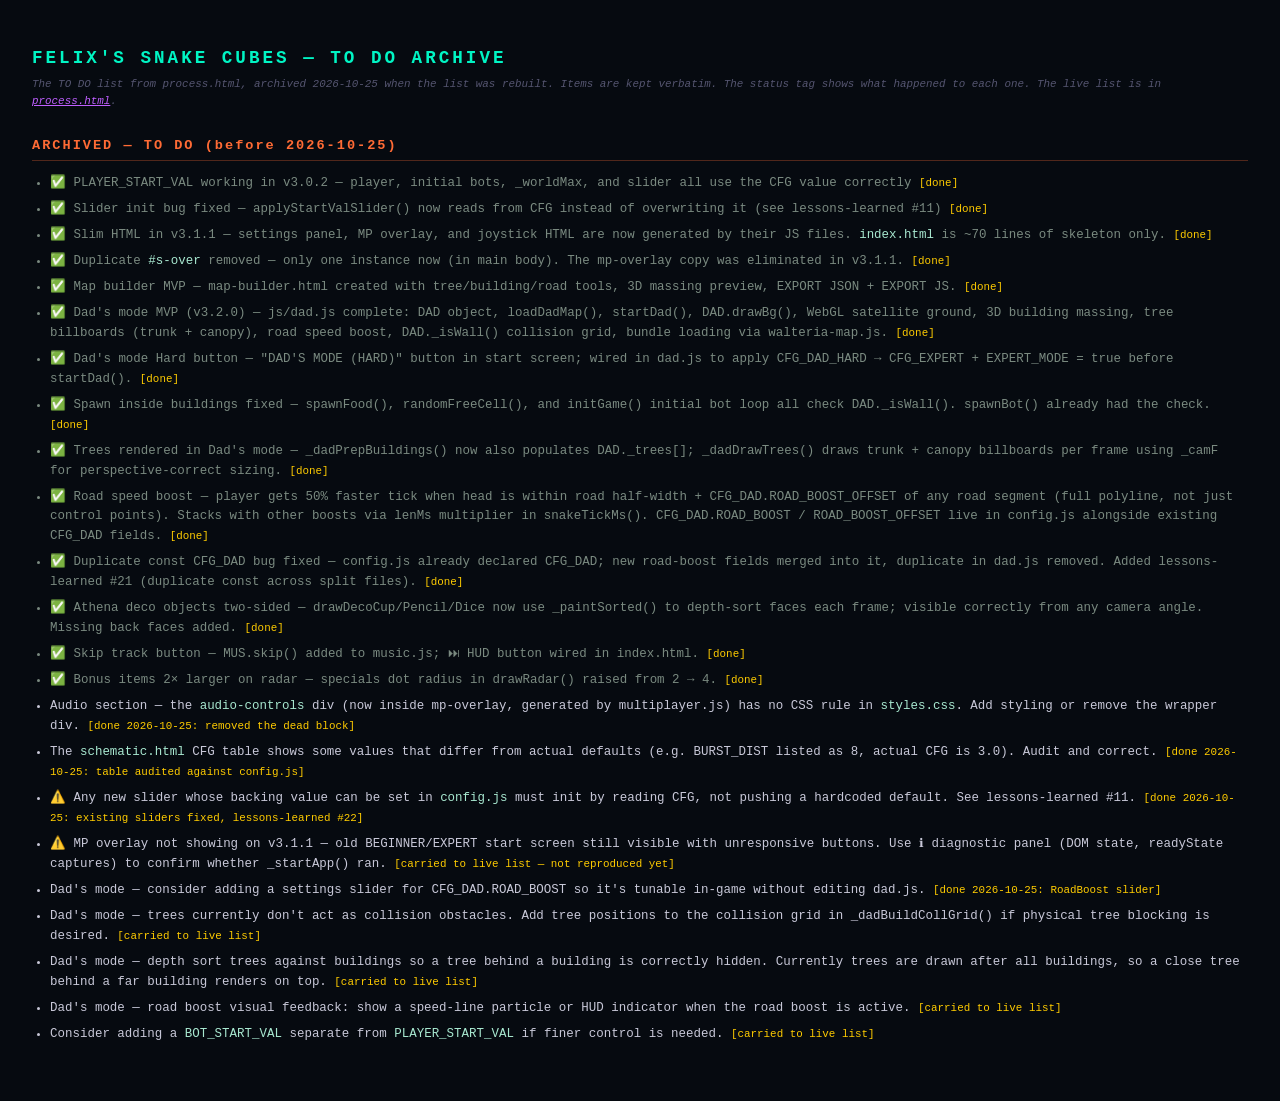
<file: todo-archive.html>
<!DOCTYPE html>
<html lang="en">
<head>
<meta charset="UTF-8">
<meta name="viewport" content="width=device-width, initial-scale=1.0">
<title>Felix's Snake Cubes — TO DO Archive</title>
<style>
  body { background:#060a10; color:#c8c8d8; font-family:'Courier New',monospace; font-size:0.78rem; padding:24px; line-height:1.6; }
  h1 { color:#00f5c4; letter-spacing:3px; font-size:1.1rem; margin-bottom:4px; }
  h2 { color:#ff6b35; letter-spacing:2px; font-size:0.85rem; margin-top:24px; margin-bottom:6px; border-bottom:1px solid rgba(255,107,53,0.3); padding-bottom:4px; }
  code { color:#a8e8d0; }
  ul { padding-left:18px; }
  li { margin-bottom:6px; }
  li.done { color:#7a8a80; }
  li.todo { color:#c8c8d8; }
  .note { color:#555570; font-size:0.68rem; font-style:italic; margin-top:4px; }
  .status { color:#ffcc00; font-size:0.68rem; }
  a { color:#bf5fff; }
</style>
</head>
<body>

<h1>FELIX'S SNAKE CUBES — TO DO ARCHIVE</h1>
<p class="note">The TO DO list from process.html, archived 2026-10-25 when the list was rebuilt. Items are kept verbatim. The status tag shows what happened to each one. The live list is in <a href="process.html#todo">process.html</a>.</p>

<h2>ARCHIVED — TO DO (before 2026-10-25)</h2>
<ul>
  <li class="done">✅ PLAYER_START_VAL working in v3.0.2 — player, initial bots, _worldMax, and slider all use the CFG value correctly <span class="status">[done]</span></li>
  <li class="done">✅ Slider init bug fixed — applyStartValSlider() now reads from CFG instead of overwriting it (see lessons-learned #11) <span class="status">[done]</span></li>
  <li class="done">✅ Slim HTML in v3.1.1 — settings panel, MP overlay, and joystick HTML are now generated by their JS files. <code>index.html</code> is ~70 lines of skeleton only. <span class="status">[done]</span></li>
  <li class="done">✅ Duplicate <code>#s-over</code> removed — only one instance now (in main body). The mp-overlay copy was eliminated in v3.1.1. <span class="status">[done]</span></li>
  <li class="done">✅ Map builder MVP — map-builder.html created with tree/building/road tools, 3D massing preview, EXPORT JSON + EXPORT JS. <span class="status">[done]</span></li>
  <li class="done">✅ Dad's mode MVP (v3.2.0) — js/dad.js complete: DAD object, loadDadMap(), startDad(), DAD.drawBg(), WebGL satellite ground, 3D building massing, tree billboards (trunk + canopy), road speed boost, DAD._isWall() collision grid, bundle loading via walteria-map.js. <span class="status">[done]</span></li>
  <li class="done">✅ Dad's mode Hard button — "DAD'S MODE (HARD)" button in start screen; wired in dad.js to apply CFG_DAD_HARD → CFG_EXPERT + EXPERT_MODE = true before startDad(). <span class="status">[done]</span></li>
  <li class="done">✅ Spawn inside buildings fixed — spawnFood(), randomFreeCell(), and initGame() initial bot loop all check DAD._isWall(). spawnBot() already had the check. <span class="status">[done]</span></li>
  <li class="done">✅ Trees rendered in Dad's mode — _dadPrepBuildings() now also populates DAD._trees[]; _dadDrawTrees() draws trunk + canopy billboards per frame using _camF for perspective-correct sizing. <span class="status">[done]</span></li>
  <li class="done">✅ Road speed boost — player gets 50% faster tick when head is within road half-width + CFG_DAD.ROAD_BOOST_OFFSET of any road segment (full polyline, not just control points). Stacks with other boosts via lenMs multiplier in snakeTickMs(). CFG_DAD.ROAD_BOOST / ROAD_BOOST_OFFSET live in config.js alongside existing CFG_DAD fields. <span class="status">[done]</span></li>
  <li class="done">✅ Duplicate const CFG_DAD bug fixed — config.js already declared CFG_DAD; new road-boost fields merged into it, duplicate in dad.js removed. Added lessons-learned #21 (duplicate const across split files). <span class="status">[done]</span></li>
  <li class="done">✅ Athena deco objects two-sided — drawDecoCup/Pencil/Dice now use _paintSorted() to depth-sort faces each frame; visible correctly from any camera angle. Missing back faces added. <span class="status">[done]</span></li>
  <li class="done">✅ Skip track button — MUS.skip() added to music.js; ⏭ HUD button wired in index.html. <span class="status">[done]</span></li>
  <li class="done">✅ Bonus items 2× larger on radar — specials dot radius in drawRadar() raised from 2 → 4. <span class="status">[done]</span></li>
  <li class="todo">Audio section — the <code>audio-controls</code> div (now inside mp-overlay, generated by multiplayer.js) has no CSS rule in <code>styles.css</code>. Add styling or remove the wrapper div. <span class="status">[done 2026-10-25: removed the dead block]</span></li>
  <li class="todo">The <code>schematic.html</code> CFG table shows some values that differ from actual defaults (e.g. BURST_DIST listed as 8, actual CFG is 3.0). Audit and correct. <span class="status">[done 2026-10-25: table audited against config.js]</span></li>
  <li class="todo">⚠️ Any new slider whose backing value can be set in <code>config.js</code> must init by reading CFG, not pushing a hardcoded default. See lessons-learned #11. <span class="status">[done 2026-10-25: existing sliders fixed, lessons-learned #22]</span></li>
  <li class="todo">⚠️ MP overlay not showing on v3.1.1 — old BEGINNER/EXPERT start screen still visible with unresponsive buttons. Use ℹ diagnostic panel (DOM state, readyState captures) to confirm whether _startApp() ran. <span class="status">[carried to live list — not reproduced yet]</span></li>
  <li class="todo">Dad's mode — consider adding a settings slider for CFG_DAD.ROAD_BOOST so it's tunable in-game without editing dad.js. <span class="status">[done 2026-10-25: RoadBoost slider]</span></li>
  <li class="todo">Dad's mode — trees currently don't act as collision obstacles. Add tree positions to the collision grid in _dadBuildCollGrid() if physical tree blocking is desired. <span class="status">[carried to live list]</span></li>
  <li class="todo">Dad's mode — depth sort trees against buildings so a tree behind a building is correctly hidden. Currently trees are drawn after all buildings, so a close tree behind a far building renders on top. <span class="status">[carried to live list]</span></li>
  <li class="todo">Dad's mode — road boost visual feedback: show a speed-line particle or HUD indicator when the road boost is active. <span class="status">[carried to live list]</span></li>
  <li class="todo">Consider adding a <code>BOT_START_VAL</code> separate from <code>PLAYER_START_VAL</code> if finer control is needed. <span class="status">[carried to live list]</span></li>
</ul>

</body>
</html>
</file>
<file: css/styles.css>
/* Orbitron-like fallback stack — no network request needed */

* { box-sizing:border-box; margin:0; padding:0; }
canvas { touch-action:none; }
body { background:#e8f4fd; font-family:system-ui,-apple-system,sans-serif; color:#e8e8f0;
       height:100dvh; display:flex; flex-direction:column; overflow:hidden;
       overscroll-behavior:none; -webkit-overflow-scrolling:none; position:fixed; width:100%; }
#hud { display:flex; align-items:center; justify-content:space-between;
       padding:8px 14px; background:rgba(10,12,20,0.97);
       border-bottom:1px solid rgba(255,255,255,0.06); flex-shrink:0; gap:8px;
       position:relative; z-index:150; }
.pill { background:rgba(255,255,255,0.05); border-radius:20px; padding:4px 14px;
        text-align:center; min-width:64px; }
.pill .lbl { font-size:0.55rem; color:#555570; text-transform:uppercase; letter-spacing:1px; }
.pill .val { font-family:'Courier New',Courier,monospace; font-size:1rem; color:#00f5c4; }
#tv { color:#ffcc00; }
#tv.urgent { color:#ff3f6c; animation:pulse .5s infinite alternate; }
@keyframes pulse { from{opacity:1}to{opacity:.3} }
h1 { font-family:'Courier New',Courier,monospace; font-size:1rem; color:#00f5c4;
     letter-spacing:3px; text-shadow:0 0 12px #00f5c4; }
#hud-subtitle { font-family:'Courier New',Courier,monospace; font-size:0.48rem;
  color:#555570; letter-spacing:2px; text-transform:uppercase;
  text-align:center; line-height:1; margin-top:2px; }
canvas { display:block; flex:1; width:100%; }
#leaderboard {
  position:fixed; top:68px; right:10px;
  background:rgba(10,12,22,0.88);
  border:1px solid rgba(255,255,255,0.08);
  border-radius:10px; padding:8px 10px;
  min-width:148px; z-index:50;
  backdrop-filter:blur(6px);
}
@media (max-width:480px) {
  #leaderboard { min-width:100px; padding:5px 7px; top:72px; right:6px; }
  #leaderboard .lb-title { display:none; }
  .lb-row { font-size:0.65rem; gap:4px; padding:1px 0; }
  .lb-dot { width:6px; height:6px; }
  .lb-rank { font-size:0.5rem; width:10px; }
  .lb-val { font-size:0.6rem; }
}
#leaderboard .lb-title {
  font-family:'Courier New',Courier,monospace; font-size:0.55rem;
  color:#555570; text-transform:uppercase; letter-spacing:2px;
  margin-bottom:6px; text-align:center;
}
.lb-row { display:flex; align-items:center; gap:6px; padding:2px 0; font-size:0.75rem; }
.lb-rank { font-family:'Courier New',Courier,monospace; font-size:0.6rem; color:#555570; width:14px; }
.lb-dot  { width:8px; height:8px; border-radius:2px; flex-shrink:0; }
.lb-name { flex:1; color:#c8c8d8; white-space:nowrap; overflow:hidden; text-overflow:ellipsis; }
.lb-val  { font-family:'Courier New',Courier,monospace; font-size:0.7rem; font-weight:700; }
.lb-row.is-player .lb-name { color:#00f5c4; font-weight:700; }
.lb-row.is-player .lb-val  { color:#00f5c4; }
.ov { position:fixed; inset:0; background:rgba(8,10,18,.93);
      display:flex; flex-direction:column; align-items:center;
      justify-content:center; gap:16px; z-index:100; padding:24px; }
.ov h2 { font-family:'Courier New',Courier,monospace; font-size:1.8rem; color:#00f5c4;
          text-shadow:0 0 20px #00f5c4; text-align:center; }
.ov p  { color:#555570; font-size:.85rem; text-align:center; max-width:280px; }
.ov .big { font-size:1.1rem; color:#e8e8f0; }
.btn { background:#00f5c4; color:#000; border:none; border-radius:30px;
       padding:12px 36px; font-family:'Courier New',Courier,monospace; font-size:.9rem;
       font-weight:700; letter-spacing:2px; cursor:pointer;
       box-shadow:0 0 20px rgba(0,245,196,.3);
       touch-action:manipulation; -webkit-tap-highlight-color:transparent; }
.btn:active { transform:scale(.95); }
table { width:100%; max-width:500px; border-collapse:collapse; font-size:.8rem; }
th { color:#555570; font-weight:600; padding:4px 8px; text-align:left;
     border-bottom:1px solid rgba(255,255,255,.08); }
td { padding:5px 8px; }
.hidden { display:none !important; }
#burst-bar {
  position:fixed; bottom:0; left:50%; transform:translateX(-50%);
  width:120px; height:5px; background:rgba(255,255,255,0.08);
  border-radius:3px 3px 0 0; z-index:55; overflow:hidden;
}
#burst-fill {
  height:100%; width:100%; background:#ffffff;
  border-radius:3px 3px 0 0; transition:none;
}
#burst-label {
  position:fixed; bottom:7px; left:50%; transform:translateX(-50%);
  font-family:'Courier New',Courier,monospace; font-size:0.45rem; color:rgba(255,255,255,0.35);
  letter-spacing:2px; z-index:55; pointer-events:none; white-space:nowrap;
}
.hud-icon-btn {
  width:30px; height:30px; border-radius:50%;
  background:rgba(255,255,255,0.07); border:1px solid rgba(255,255,255,0.15);
  color:#00f5c4; font-size:15px; cursor:pointer; display:flex;
  align-items:center; justify-content:center; flex-shrink:0;
  touch-action:manipulation; -webkit-tap-highlight-color:transparent;
  transition:transform 0.2s;
}
.hud-icon-btn:hover { transform:scale(1.1); }
#settings-panel {
  position:fixed; top:56px; right:10px; z-index:60;
  background:rgba(10,12,22,0.96); border:1px solid rgba(0,245,196,0.15);
  border-radius:12px; padding:14px 16px; backdrop-filter:blur(8px);
  display:none; flex-direction:column; gap:10px; min-width:220px; max-width:260px;
  max-height:80vh; overflow-y:auto;
  font-size:0.7rem; color:#555570; user-select:none;
  box-shadow:0 8px 32px rgba(0,0,0,0.6);
}
#settings-panel.open { display:flex; }
.sp-row { display:flex; align-items:center; gap:8px; }
.sp-row label { font-family:'Courier New',Courier,monospace; font-size:0.5rem;
  text-transform:uppercase; letter-spacing:1px; white-space:nowrap;
  color:#555570; flex:0 0 56px; }
.sp-row .sp-val { font-family:'Courier New',Courier,monospace; font-size:0.65rem;
  color:#00f5c4; min-width:26px; text-align:right; }
.sp-slider { -webkit-appearance:none; appearance:none; flex:1;
  height:4px; border-radius:2px; outline:none; cursor:pointer;
  background: linear-gradient(to right, #00f5c4 0%, #00f5c4 calc(var(--pct,50%)), #333 calc(var(--pct,50%))); }
.sp-slider::-webkit-slider-thumb { -webkit-appearance:none;
  width:14px; height:14px; border-radius:50%;
  background:#00f5c4; box-shadow:0 0 6px #00f5c4; cursor:pointer; }


/* ── Multiplayer overlay ── */
#mp-overlay { position:fixed;inset:0;background:rgb(149, 255, 205);
  display:flex;flex-direction:column;align-items:center;justify-content:center;
  gap:12px;z-index:200;padding:20px;overflow-y:auto; }
#mp-screen-main { display:flex;flex-direction:column;align-items:center;
  gap:4px;width:100%;max-width:320px; }
#mp-overlay h2 { font-family:'Courier New',monospace;font-size:1.6rem;color:#00f5c4;
  text-shadow:0 0 16px #00f5c4;letter-spacing:3px;text-align:center; }
#mp-overlay p  { color:#555570;font-size:.8rem;text-align:center;max-width:500px; }
.mp-btn { background:transparent;border:1.5px solid #00f5c4;color:#00f5c4;
  border-radius:28px;padding:13px 32px;font-family:'Courier New',monospace;
  font-size:.85rem;font-weight:700;letter-spacing:2px;cursor:pointer;
  touch-action:manipulation;-webkit-tap-highlight-color:transparent;
  transition:background .15s,color .15s;min-width:60px;text-align:center; }
.mp-btn:active,.mp-btn:hover { background:#00f5c4;color:#000; }
.mp-btn.solid { background:#00f5c4;color:#000; }
.mp-btn.orange { border-color:#ff6b35;color:#ff6b35; }
.mp-btn.orange:hover,.mp-btn.orange:active { background:#ff6b35;color:#000; }
.mp-btn.red { border-color:#ff4444;color:#ff4444; }
/* ── Waiting room ── */
#mp-screen-waiting { display:flex;flex-direction:column;align-items:center;
  gap:10px;width:100%;max-width:500px; }
#mp-room-code-display { font-family:'Courier New',monospace;font-size:3.2rem;
  color:#00f5c4;text-shadow:0 0 24px #00f5c4;letter-spacing:10px;text-align:center;
  margin:4px 0; }
#mp-waiting-subtitle { font-size:0.68rem;color:#555570;text-align:center;
  font-family:'Courier New',monospace;letter-spacing:1px;max-width:260px; }
#mp-waiting-players { width:100%;display:flex;flex-direction:column;gap:6px;
  min-height:56px;background:rgba(255,255,255,0.03);
  border:1px solid rgba(255,255,255,0.08);border-radius:10px;padding:10px 14px; }
.mp-waiting-player { display:flex;align-items:center;gap:8px;
  font-family:'Courier New',monospace;font-size:0.75rem;color:#c8c8d8; }
.mp-waiting-player .wp-dot { width:8px;height:8px;border-radius:50%;flex-shrink:0; }
.mp-waiting-player.is-you { color:#00f5c4; }
#mp-btn-start-game:disabled { opacity:0.35;cursor:not-allowed; }
#mp-name-row { display:flex;align-items:center;gap:10px; }
#mp-name-input { background:rgba(255,255,255,0.07);border:1px solid rgba(255,255,255,0.2);
  border-radius:8px;padding:8px 14px;color:#e8e8f0;font-size:1rem;
  font-family:'Courier New',monospace;width:180px;text-align:center; }

#mp-status { color:#555570;font-size:.75rem;font-family:'Courier New',monospace;
  text-align:center;min-height:1.2em; }
/* Player pills in HUD */
#hud-players { display:flex;gap:5px;align-items:center;flex-wrap:wrap;
  position:fixed;top:48px;left:10px;z-index:49;max-width:55vw; }
.hud-pill { display:flex;align-items:center;gap:5px;
  background:rgba(255,255,255,0.05);border-radius:14px;padding:3px 8px; }
.hud-pill .hp-dot { width:7px;height:7px;border-radius:50%;flex-shrink:0; }
.hud-pill .hp-name { font-family:'Courier New',monospace;font-size:0.55rem;color:#c8c8d8; }
.hud-pill .hp-val  { font-family:'Courier New',monospace;font-size:0.6rem;color:#00f5c4;margin-left:3px; }
/* Mode badge */
.menu-section { display: flex; flex-direction: column; align-items: center; width: 100%; margin: 10px 0; }
.menu-section-label { color: #555570; font-size: 0.56rem; letter-spacing: 2px; text-transform: uppercase; margin-bottom: 8px; padding: 0; text-align: center; width: 100%; }
#mode-badge { font-family: 'Courier New', monospace; font-size: 0.65rem; letter-spacing: 2px; padding: 3px 10px; border-radius: 8px; text-transform: uppercase; font-weight: 700; display: inline-block; }
#mode-badge.coop { background: rgba(0,245,196,.2); color: #00f5c4; border: 1px solid rgba(0,245,196,.3); }
#mode-badge.comp { background: rgba(255,107,53,.2); color: #ff6b35; border: 1px solid rgba(255,107,53,.3); }
#killfeed { position: fixed; top: 64px; left: 50%; transform: translateX(-50%); display: flex; flex-direction: column; align-items: center; gap: 4px; z-index: 60; pointer-events: none; }
.kf-item { background: rgba(0,0,0,0.6); border-radius: 8px; padding: 3px 12px; font-family: 'Courier New', monospace; font-size: 0.65rem; color: #e8e8f0; animation: kf-fade 3s forwards; }
@keyframes kf-fade { 0%{opacity:1;transform:translateY(0)} 70%{opacity:1} 100%{opacity:0;transform:translateY(-10px)} }
#respawn-overlay { position: fixed; inset: 0; display: flex; flex-direction: column; align-items: center; justify-content: center; pointer-events: none; z-index: 90; }
#respawn-timer { font-family: 'Courier New', monospace; font-size: 5rem; color: #fff; text-shadow: 0 0 40px #fff; opacity: 0; transition: opacity .3s; }
#respawn-msg { font-family: 'Courier New', monospace; font-size: 1rem; color: #555570; margin-top: 8px; }

/* ── Joystick controls ── */
#joy-zone {
  position:fixed; bottom:16px; left:16px; z-index:70;
  width:min(33vmin,285px); height:min(33vmin,285px);
  touch-action:none; user-select:none;
}
#joy-base {
  width:100%; height:100%; border-radius:50%;
  background:rgba(255,255,255,0.06); border:2px solid rgba(255,255,255,0.16);
  position:relative;
}
#joy-knob {
  position:absolute; width:42%; height:42%; border-radius:50%;
  background:rgba(0,245,196,0.45); border:2px solid rgba(0,245,196,0.85);
  left:50%; top:50%; transform:translate(-50%,-50%);
  pointer-events:none;
}
#joy-action-btns {
  position:fixed; bottom:16px; right:16px; z-index:70;
  display:flex; flex-direction:column; gap:min(3vmin,21px); align-items:center;
}
.joy-btn {
  width:min(21vmin,108px); height:min(21vmin,108px); border-radius:50%;
  background:rgba(10,12,22,0.88); border:2px solid rgba(255,255,255,0.18);
  color:#e8e8f0; font-size:1.5rem; cursor:pointer;
  touch-action:manipulation; -webkit-tap-highlight-color:transparent;
  display:flex; align-items:center; justify-content:center;
  position:relative; overflow:hidden; transition:transform .1s;
}
.joy-btn:active { transform:scale(0.88); }
#joy-hook-btn { border-color:rgba(255,107,53,0.5); }
#joy-hook-btn.ready { border-color:#ff6b35; box-shadow:0 0 14px rgba(255,107,53,0.45); }
#joy-tailbullet-btn { border-color:rgba(148, 12, 252, 0.5); }
#joy-tailbullet-btn.ready { border-color:#ff6b35; box-shadow:0 0 14px rgba(148, 12, 252, 0.5); }
#joy-boost-btn { border-color:rgba(0,245,196,0.5); }
#joy-bomb-btn { border-color:rgba(255,51,34,0.6); }
#joy-bomb-btn.ready { border-color:#ff3322; box-shadow:0 0 14px rgba(255,51,34,0.5); }
.joy-btn.locked { opacity:0.35; filter:grayscale(1); }
#joy-boost-btn.ready { border-color:#00f5c4; box-shadow:0 0 14px rgba(0,245,196,0.4); }
.joy-btn-cd {
  position:absolute; inset:0; border-radius:50%; pointer-events:none;
  background:conic-gradient(rgba(0,0,0,0.5) 0deg var(--cd,360deg), transparent var(--cd,360deg) 360deg);
}
/* Control toggle pills on start screen */
.ctrl-pill {
  flex:1; padding:7px 4px; font-size:0.6rem; line-height:1.4;
  background:transparent; border:1.5px solid rgba(255,255,255,0.2); border-radius:28px;
  color:#555570; font-family:'Courier New',monospace; font-weight:700;
  letter-spacing:1px; cursor:pointer; text-align:center;
  touch-action:manipulation; -webkit-tap-highlight-color:transparent;
  transition:background .15s,color .15s,border-color .15s;
}
.ctrl-pill.active { background:rgba(0,245,196,0.15); border-color:#00f5c4; color:#00f5c4; }

/* ── Start menu: polygonal masonry (adapted from ShimmyCane/Index, "Polygonal Masonry") ── */
#mp-overlay.masonry { background:#fffdf6; }
#mp-overlay.masonry h2 { color:#1f1d3a; text-shadow:none; }
#mp-overlay.masonry .menu-section-label { color:#6c6891; }
#mp-overlay.masonry .ctrl-pill { background:#fff; border-color:#ece6f7; color:#1f1d3a; }
#mp-overlay.masonry .ctrl-pill.active { background:#f3f0ff; border-color:#1f1d3a; color:#1f1d3a; }
#mp-overlay.masonry .mp-btn { border-color:#1f1d3a; color:#1f1d3a; }
#mp-overlay.masonry .mp-btn.solid { background:#1f1d3a; color:#fffdf6; }
.stone-wall { display:grid; grid-template-columns:1fr 1fr; grid-auto-rows:64px; gap:3px; width:100%; max-width:300px; }
.stone { display:flex; align-items:center; justify-content:center; padding:8px; border:none; border-radius:0;
  background:var(--c); color:#1f1d3a; font-family:system-ui,-apple-system,"Segoe UI",Roboto,Arial,sans-serif;
  font-size:.8rem; font-weight:800; letter-spacing:.04em; text-transform:uppercase; text-align:center;
  cursor:pointer; clip-path:var(--stone); transition:transform .2s ease, filter .2s ease; }
.stone:hover, .stone:focus-visible { transform:scale(1.03); filter:brightness(1.05); outline:none; }
.stone.active { filter:brightness(1.12); }
.stone.s1 { --stone:polygon(4% 0, 64% 7%, 100% 0, 97% 52%, 100% 100%, 36% 93%, 0 100%, 6% 48%); }
.stone.s2 { --stone:polygon(0 14%, 28% 0, 72% 9%, 100% 0, 91% 56%, 100% 100%, 47% 90%, 9% 100%, 3% 58%); }
.stone.s3 { --stone:polygon(12% 0, 88% 4%, 100% 40%, 82% 100%, 18% 95%, 0 58%); }
.stone.s4 { --stone:polygon(0 6%, 46% 0, 100% 12%, 93% 68%, 100% 100%, 54% 86%, 7% 100%, 2% 44%); }
@media (max-width:560px) { .stone-wall { grid-auto-rows:56px; gap:2px; } .stone { font-size:.72rem; } }
@media (prefers-reduced-motion: reduce) { .stone { transition:none; } }
</file>
<file: snake2/css/snake2.css>
/* ════════════════════════════════════════════════════════════════════
   SNAKE II — cartoon styles. Masonry stones copied from the main menu
   (ShimmyCane/Index "Polygonal Masonry").
   ════════════════════════════════════════════════════════════════════ */
:root {
  --ink: #2b2118;
  --paper: #f4e7c5;
  --paper-deep: #e6d4a6;
  --stone: #8c8273;
  --gold: #d4a017;
}
* { box-sizing: border-box; }
html, body { margin: 0; height: 100%; overflow: hidden; background: var(--paper); color: var(--ink);
  font-family: Georgia, 'Times New Roman', serif; touch-action: none; user-select: none; -webkit-user-select: none; }
.hidden { display: none !important; }

canvas#board { position: fixed; inset: 0; width: 100%; height: 100%; display: block; }
canvas#minimap { position: fixed; right: calc(10px + env(safe-area-inset-right)); bottom: calc(10px + env(safe-area-inset-bottom)); border: 3px solid var(--ink); border-radius: 10px;
  background: var(--paper); box-shadow: 0 4px 0 rgba(43,33,24,.35); }

/* ── HUD ── */
.hud { position: fixed; top: 0; left: 0; right: 0; display: flex; justify-content: space-between; align-items: flex-start;
  padding: calc(10px + env(safe-area-inset-top)) calc(12px + env(safe-area-inset-right)) 10px calc(12px + env(safe-area-inset-left)); pointer-events: none; }
.hud-left, .hud-right { display: flex; flex-direction: column; gap: 2px; }
.hud-right { align-items: flex-end; }
.hud-label { font-weight: bold; letter-spacing: .15em; font-size: 11px; color: var(--ink); opacity: .7; }
.hud-numeral { font-size: 40px; font-weight: bold; line-height: 1; text-shadow: 2px 2px 0 #fff8e1; }
.hud-arabic { font-size: 14px; opacity: .8; }
.hud-btn { pointer-events: auto; margin-top: 6px; width: 40px; height: 40px; border-radius: 50%; border: 3px solid var(--ink);
  background: #fff8e1; font-weight: bold; font-size: 14px; cursor: pointer; }

.flash { position: fixed; top: 34%; left: 50%; transform: translateX(-50%); background: var(--ink); color: #fff8e1;
  padding: 8px 16px; border-radius: 14px; font-weight: bold; pointer-events: none; white-space: nowrap; }

/* ── Corner stick (lower left): push it and Felix turns toward the bigger axis ── */
/* 5em in from the left and bottom edges, clear of the iPad's screenshot and back controls */
.stick { position: fixed; left: calc(5em + env(safe-area-inset-left)); bottom: calc(5em + env(safe-area-inset-bottom));
  width: 150px; height: 150px; border-radius: 50%; border: 3px solid var(--ink); background: rgba(255,248,225,.85);
  box-shadow: 0 4px 0 rgba(43,33,24,.35); touch-action: none; user-select: none; -webkit-user-select: none; }
.joy-knob { position: absolute; left: 50%; top: 50%; width: 64px; height: 64px; border-radius: 50%;
  border: 3px solid var(--ink); background: #fff8e1; box-shadow: 0 3px 0 rgba(43,33,24,.35);
  transform: translate(-50%, -50%); pointer-events: none; }

/* Taps and swipes on the board belong to the game, not to the browser's scroll or zoom */
#board { touch-action: none; }

/* ── Screens ── */
.screen { position: fixed; inset: 0; display: flex; flex-direction: column; align-items: center; justify-content: center;
  gap: 14px; padding: 20px; background: var(--paper); z-index: 10; text-align: center; overflow-y: auto; }
.screen.overlay { background: rgba(244,231,197,.92); }
.title { font-size: 44px; margin: 0; letter-spacing: .08em; text-shadow: 3px 3px 0 #fff8e1; }
.title.small { font-size: 28px; }
.subtitle { margin: -8px 0 4px; font-style: italic; opacity: .75; }
.link-btn { background: none; border: none; color: var(--ink); font: inherit; text-decoration: underline; cursor: pointer; padding: 6px; }

/* ── Masonry stones ── */
.stone-wall { display: grid; grid-template-columns: 1fr 1fr; grid-auto-rows: 88px; gap: 4px; width: 100%; max-width: 320px; }
.stone-wall.menu-wall { grid-template-columns: 1fr; grid-auto-rows: 96px; }
.stone { display: flex; flex-direction: column; align-items: center; justify-content: center; padding: 8px; border: none;
  background: var(--c, #888); color: var(--ink); font: inherit; font-weight: bold; font-size: 20px; letter-spacing: .05em;
  cursor: pointer; clip-path: var(--stone); transition: transform .15s ease, filter .15s ease; }
.stone small { font-size: 12px; font-weight: normal; opacity: .85; letter-spacing: 0; }
.stone:hover, .stone:focus-visible { transform: scale(1.03); filter: brightness(1.05); outline: none; }
.stone:active { transform: scale(.97); }
.stone.s1 { --stone: polygon(4% 0, 64% 7%, 100% 0, 97% 52%, 100% 100%, 36% 93%, 0 100%, 6% 48%); }
.stone.s2 { --stone: polygon(0 14%, 28% 0, 72% 9%, 100% 0, 91% 56%, 100% 100%, 47% 90%, 9% 100%, 3% 58%); }
.stone.s3 { --stone: polygon(12% 0, 88% 4%, 100% 40%, 82% 100%, 18% 95%, 0 58%); }
.stone.s4 { --stone: polygon(0 6%, 46% 0, 100% 12%, 93% 68%, 100% 100%, 54% 86%, 7% 100%, 2% 44%); }
#btn-resume { --c: #f7c948; min-width: 220px; padding: 14px; }
#btn-again { --c: #6c5ce7; color: #fff; min-width: 220px; padding: 14px; }
#btn-menu { }

/* ── Menu extras ── */

/* ── Settings ── */
.row { display: flex; align-items: center; justify-content: space-between; gap: 12px; width: 100%; max-width: 340px;
  background: #fff8e1; border: 3px solid var(--ink); border-radius: 14px; padding: 10px 14px; font-size: 16px; }
.row.col { flex-direction: column; align-items: stretch; gap: 8px; }
.row input[type=checkbox] { width: 22px; height: 22px; accent-color: var(--ink); }
.seg { display: flex; gap: 6px; }
.seg button { flex: 1; padding: 8px 4px; border: 3px solid var(--ink); border-radius: 12px; background: #fff; font: inherit; font-weight: bold; cursor: pointer; }
.seg button.active { background: var(--gold); color: #fff; }
.hint { font-size: 12px; opacity: .75; }

/* ── Countdown ── */
.count-text { font-size: 96px; font-weight: bold; text-shadow: 4px 4px 0 #fff8e1, 0 6px 0 rgba(43,33,24,.25); }

/* ── Game over ── */
.over-score { font-size: 56px; font-weight: bold; }

.load-error { position: fixed; inset: 0; background: #2b2118; color: #fff8e1; padding: 24px; display: flex;
  align-items: center; justify-content: center; text-align: center; z-index: 99; font-family: system-ui, sans-serif; }

@media (max-width: 420px) {
  .hud-numeral { font-size: 32px; }
  .stone-wall { grid-auto-rows: 74px; }
}
@media (prefers-reduced-motion: reduce) { .stone { transition: none; } }

/* ── Way back to Snake I ── */
.snake1 { display: inline-flex; flex-direction: column; align-items: center; padding: 8px 18px; background: #fff8e1;
  border: 3px solid var(--ink); border-radius: 14px; color: var(--ink); text-decoration: none; font-weight: bold; letter-spacing: .08em; }
.snake1 small { font-weight: normal; font-size: 11px; letter-spacing: 0; opacity: .75; }

/* ── Rival snakes stepper ── */
.stepper { display: flex; align-items: center; gap: 10px; }
.stepper button { width: 36px; height: 36px; border-radius: 50%; border: 3px solid var(--ink); background: #fff; font: inherit; font-weight: bold; font-size: 20px; cursor: pointer; }
.stepper-val { min-width: 56px; text-align: center; font-weight: bold; font-size: 18px; }

/* ── The end screen fades in over the broken-apart board ── */
#s-over.fade-in { animation: s2fade 700ms ease both; }
@keyframes s2fade { from { opacity: 0; } to { opacity: 1; } }
@media (prefers-reduced-motion: reduce) { #s-over.fade-in { animation: none; } }
</file>
